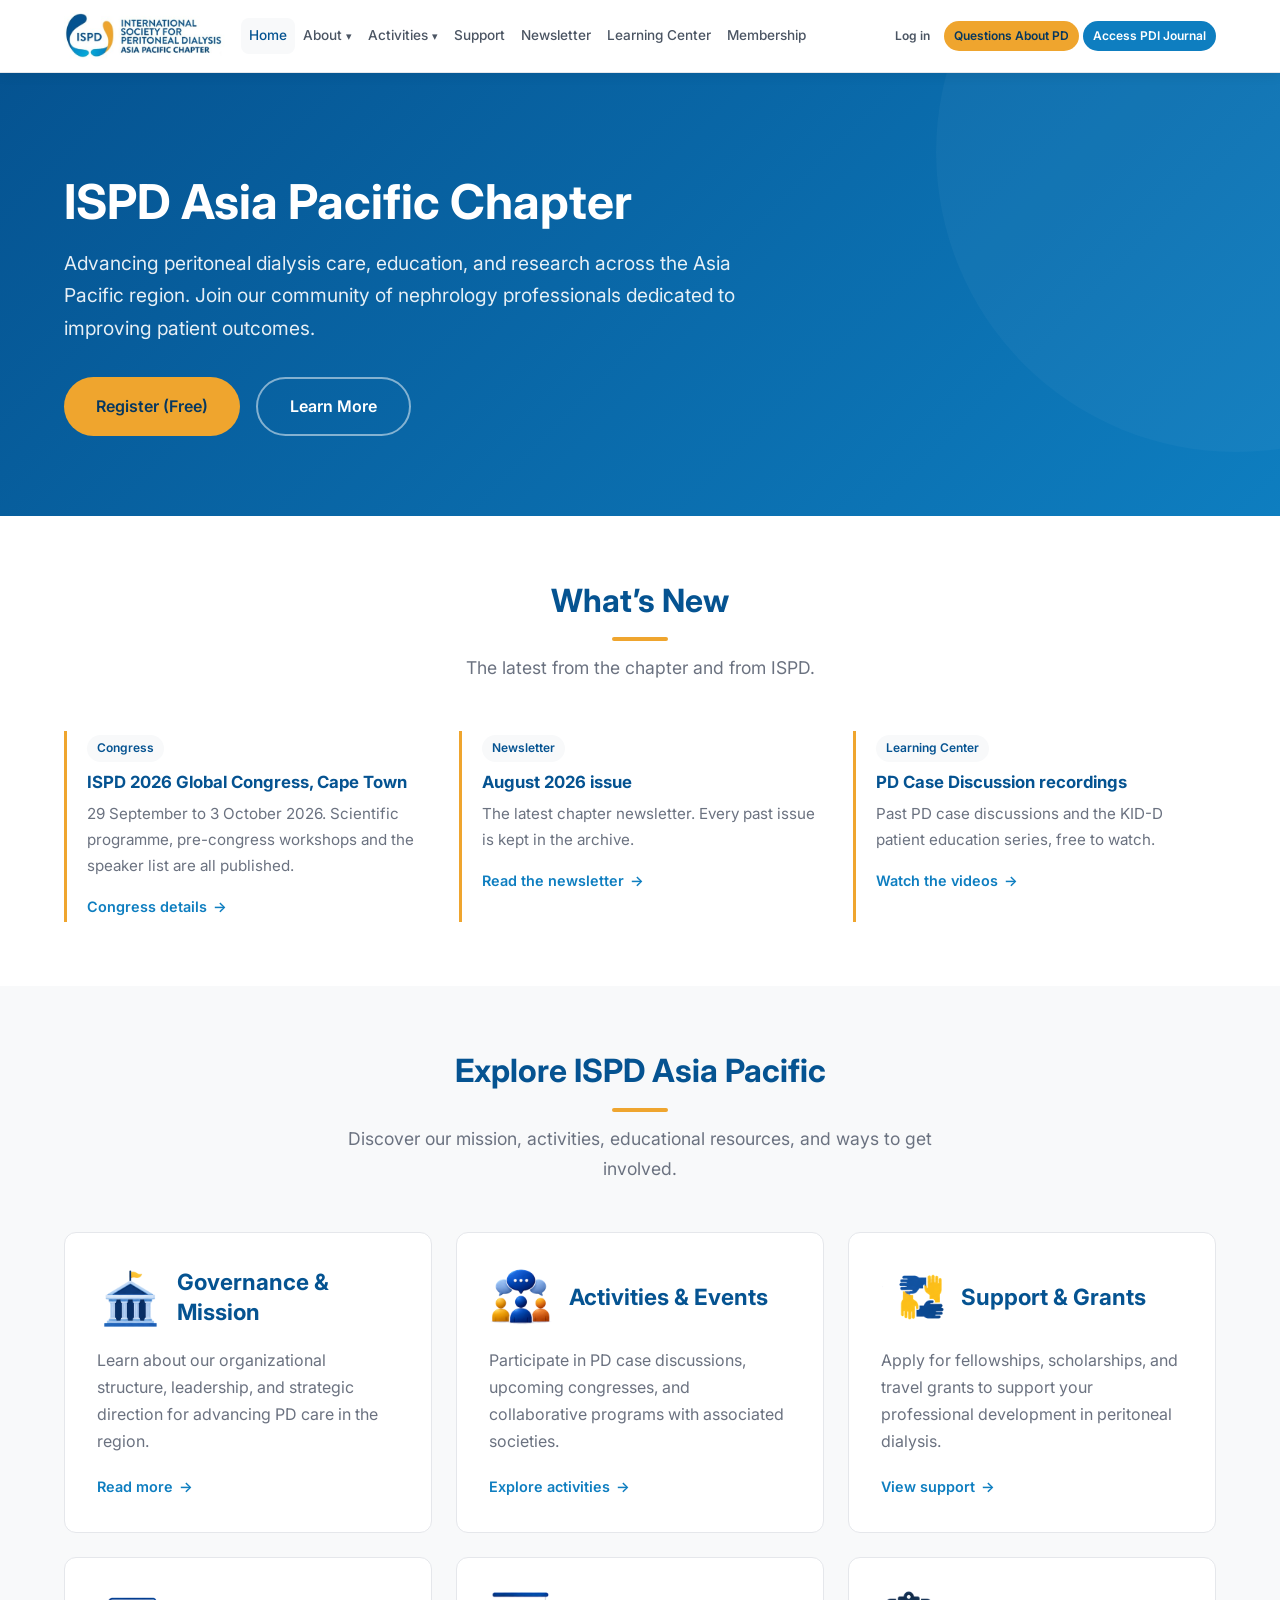
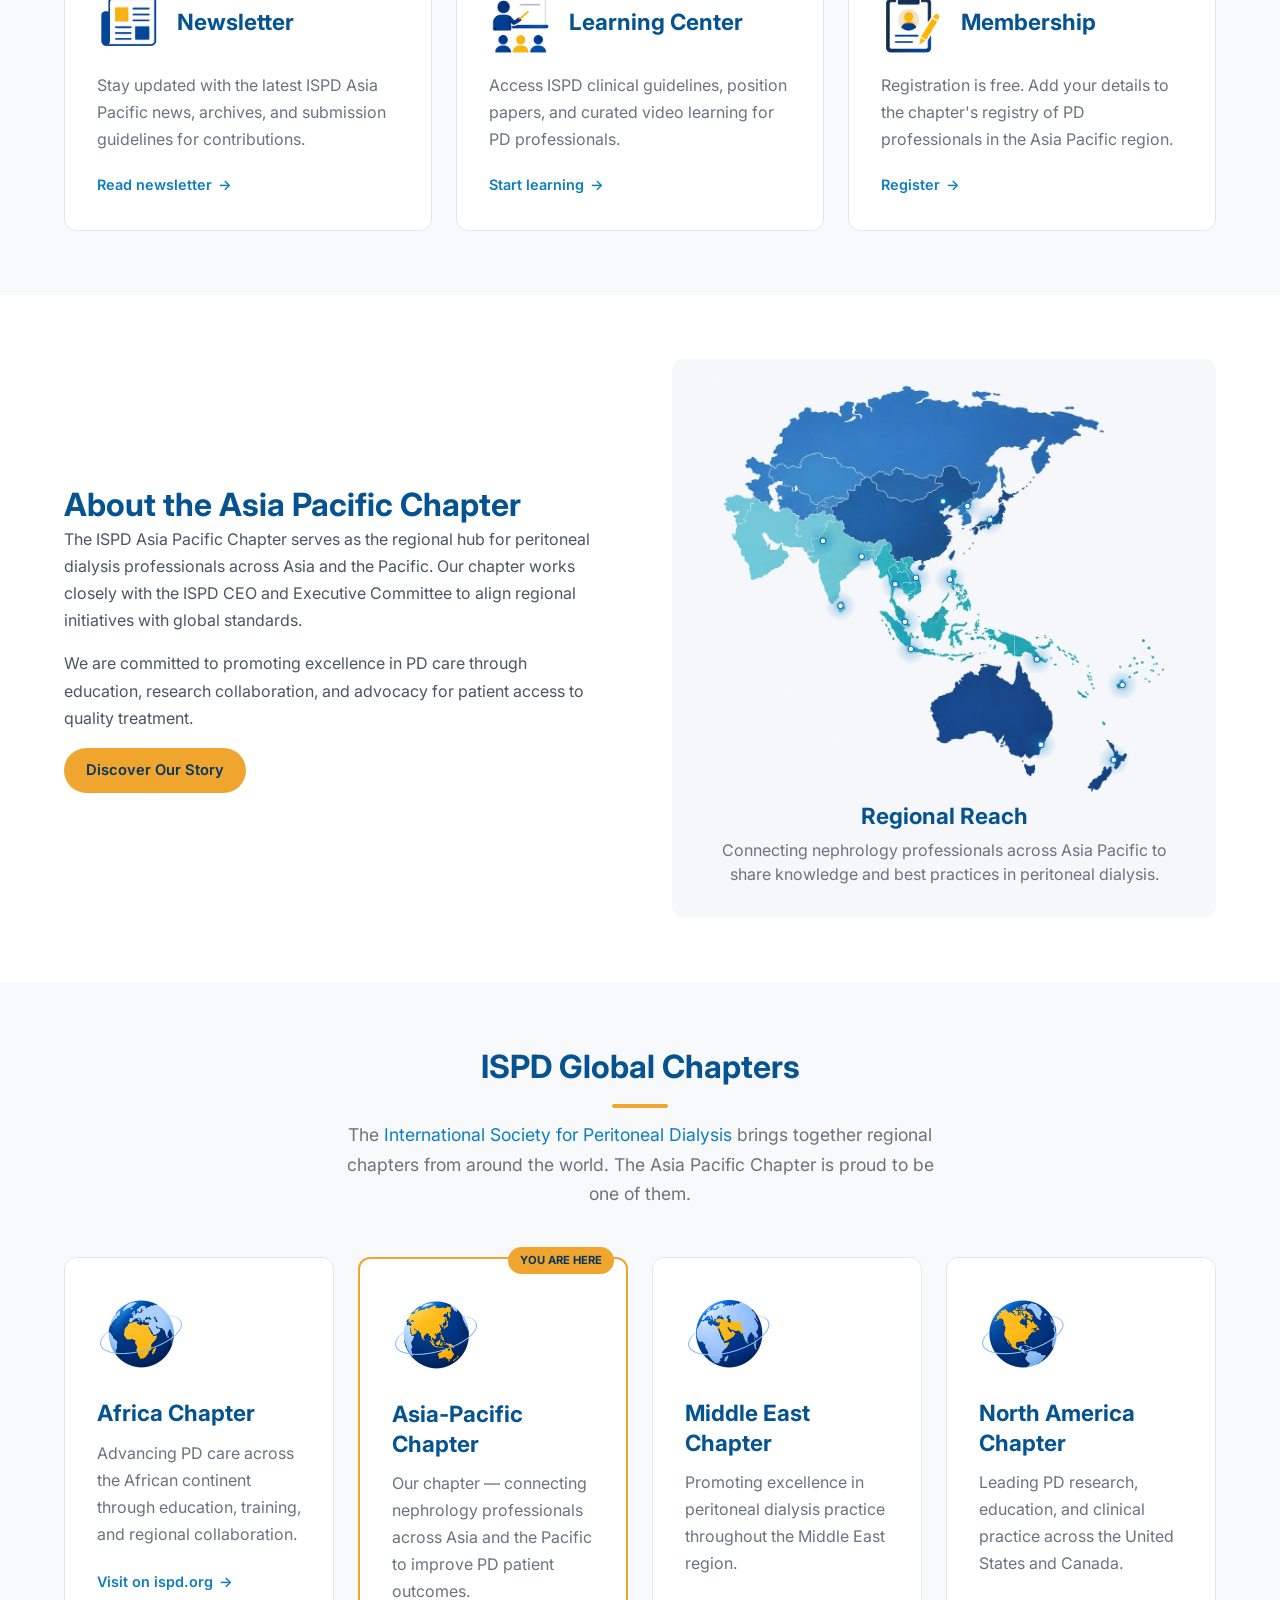
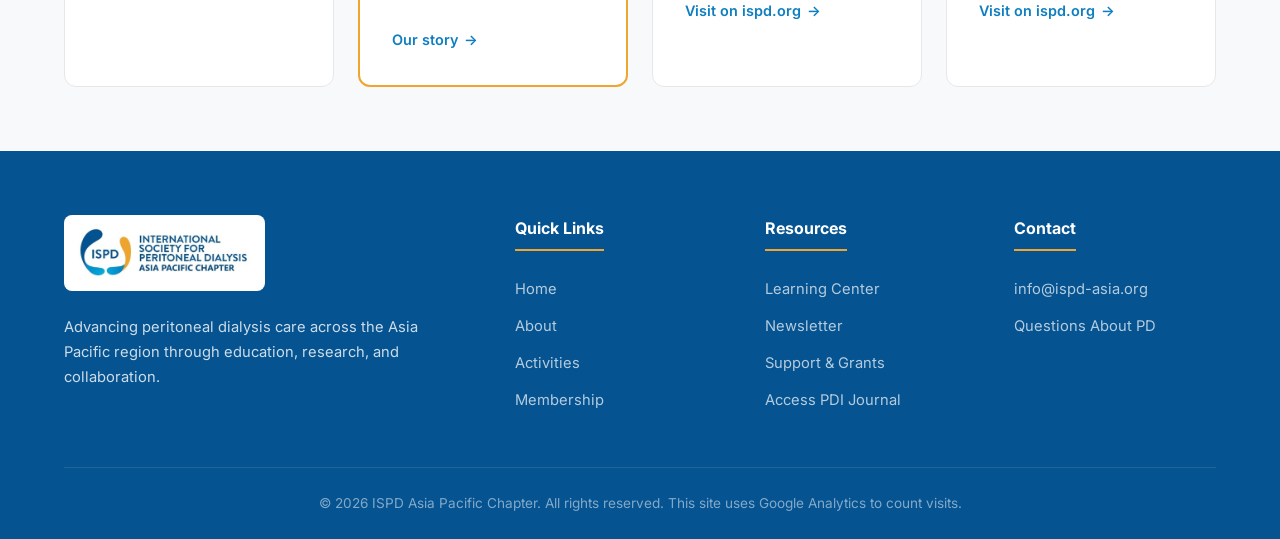
<file: index.html>
<!DOCTYPE html>
<html lang="en">
<head>
  <meta charset="UTF-8">
  <meta name="viewport" content="width=device-width, initial-scale=1.0">
  <title>Home — ISPD Asia Pacific Chapter</title>
  <meta name="description" content="The Asia-Pacific Chapter of the International Society for Peritoneal Dialysis: advancing PD care, education and research across Asia and the Pacific.">
  <meta property="og:type" content="website">
  <meta property="og:site_name" content="ISPD Asia Pacific Chapter">
  <meta property="og:title" content="ISPD Asia Pacific Chapter">
  <meta property="og:description" content="The Asia-Pacific Chapter of the International Society for Peritoneal Dialysis: advancing PD care, education and research across Asia and the Pacific.">
  <!-- og:image needs an absolute URL once the site has a domain -->
  <meta property="og:image" content="images/history-kl2025-meeting.jpg">
  <link rel="icon" href="images/favicon.svg" type="image/svg+xml">
  <link rel="preconnect" href="https://fonts.googleapis.com">
  <link href="https://fonts.googleapis.com/css2?family=Inter:wght@400;500;600;700&display=swap" rel="stylesheet">
  <link rel="stylesheet" href="css/style.css">
  <!-- Google Analytics (GA4): counts site visits -->
  <script async src="https://www.googletagmanager.com/gtag/js?id=G-3YH8Q8H199"></script>
  <script>
    window.dataLayer = window.dataLayer || [];
    function gtag(){dataLayer.push(arguments);}
    gtag('js', new Date());
    gtag('config', 'G-3YH8Q8H199');
  </script>
</head>
<body>

  <!-- Header -->
  <header class="header">
    <div class="container">
      <div class="wrapper">
        <div class="left">
          <a href="index.html" class="logo">
            <img class="logo-img" src="images/logo-chapter.jpg" alt="ISPD Asia Pacific Chapter" width="418" height="135">
          </a>
          <nav>
            <ul class="nav-desktop">
              <li><a href="index.html" class="active">Home</a></li>
              <li class="has-dropdown">
                <a href="about.html">About</a>
                <div class="dropdown">
                  <a href="about.html#governance">Governance</a>
                  <a href="about.html#mission">Mission &amp; Goal</a>
                  <a href="about.html#direction">Direction</a>
                  <a href="about.html#uptake">PD Uptake</a>
                  <a href="about.html#history">History</a>
                </div>
              </li>
              <li class="has-dropdown">
                <a href="activities.html">Activities</a>
                <div class="dropdown">
                  <a href="activities.html#case-discussion">PD Case Discussion</a>
                  <a href="activities.html#upcoming">Upcoming ISPD</a>
                  <a href="activities.html#award">Life-time Achievement</a>
                  <a href="activities.html#societies">Associated Societies</a>
                </div>
              </li>
              <li><a href="support.html">Support</a></li>
              <li><a href="newsletter.html">Newsletter</a></li>
              <li><a href="education.html">Learning Center</a></li>
              <li><a href="membership.html">Membership</a></li>
            </ul>
          </nav>
          <button class="menu-toggle" type="button" aria-label="Open menu" aria-expanded="false" aria-controls="mobile-nav">
            <svg viewBox="0 0 18 15" fill="none" aria-hidden="true"><path d="M0 1.25C0 .56.56 0 1.25 0h15c.69 0 1.25.56 1.25 1.25S16.94 2.5 16.25 2.5h-15C.56 2.5 0 1.94 0 1.25ZM0 7.5c0-.69.56-1.25 1.25-1.25h15c.69 0 1.25.56 1.25 1.25s-.56 1.25-1.25 1.25h-15C.56 8.75 0 8.19 0 7.5Zm17.5 6.25c0 .69-.56 1.25-1.25 1.25h-15C.56 15 0 14.44 0 13.75s.56-1.25 1.25-1.25h15c.69 0 1.25.56 1.25 1.25Z" fill="currentColor"/></svg>
            Menu
          </button>
        </div>
        <div class="right">
          <a href="https://ispd.org/my-account/" class="btn btn-ghost btn-small" target="_blank" rel="noopener">Log in</a>
          <a href="https://ispd.org/dwqa-questions/" class="btn btn-primary btn-small" target="_blank" rel="noopener">Questions About PD</a>
          <a href="https://journals.sagepub.com/home/PTD" class="btn btn-secondary btn-small" target="_blank" rel="noopener">Access PDI Journal</a>
        </div>
      </div>
    </div>
  </header>

  <!-- Mobile Nav -->
  <div class="mobile-nav" id="mobile-nav">
    <button class="mobile-nav-close" aria-label="Close menu">&times;</button>
    <a href="index.html">Home</a>
    <a href="about.html">About</a>
    <div class="dropdown-mobile">
      <a href="about.html#governance">&mdash; Governance</a>
      <a href="about.html#mission">&mdash; Mission &amp; Goal</a>
      <a href="about.html#direction">&mdash; Direction</a>
      <a href="about.html#uptake">&mdash; PD Uptake</a>
      <a href="about.html#history">&mdash; History</a>
    </div>
    <a href="activities.html">Activities</a>
    <div class="dropdown-mobile">
      <a href="activities.html#case-discussion">&mdash; PD Case Discussion</a>
      <a href="activities.html#upcoming">&mdash; Upcoming ISPD</a>
      <a href="activities.html#award">&mdash; Life-time Achievement</a>
      <a href="activities.html#societies">&mdash; Associated Societies</a>
    </div>
    <a href="support.html">Support</a>
    <a href="newsletter.html">Newsletter</a>
    <a href="education.html">Learning Center</a>
    <a href="membership.html">Membership</a>
    <div class="mobile-nav-actions">
      <a href="https://ispd.org/dwqa-questions/" class="btn btn-primary btn-small" target="_blank" rel="noopener">Questions About PD</a>
      <a href="https://journals.sagepub.com/home/PTD" class="btn btn-secondary btn-small" target="_blank" rel="noopener">Access PDI Journal</a>
      <a href="https://ispd.org/my-account/" class="btn btn-ghost btn-small" target="_blank" rel="noopener">Log in</a>
    </div>
  </div>

  <!-- Hero -->
  <section class="hero">
    <div class="container">
      <div class="hero-content">
        <h1>ISPD Asia Pacific Chapter</h1>
        <p>Advancing peritoneal dialysis care, education, and research across the Asia Pacific region. Join our community of nephrology professionals dedicated to improving patient outcomes.</p>
        <div class="hero-btns">
          <a href="membership.html" class="btn btn-primary btn-large">Register (Free)</a>
          <a href="about.html" class="btn btn-outline btn-large">Learn More</a>
        </div>
      </div>
    </div>
  </section>

  <!-- What's New -------------------------------------------------------
       One block, three items. To update: edit the three .wn-item entries
       below. Nothing else on the page needs changing. -->
  <section class="section" id="whats-new">
    <div class="container">
      <div class="section-title">
        <h2>What&rsquo;s New</h2>
        <p>The latest from the chapter and from ISPD.</p>
      </div>
      <div class="wn-grid">

        <div class="wn-item">
          <span class="tag">Congress</span>
          <h3>ISPD 2026 Global Congress, Cape Town</h3>
          <p>29 September to 3 October 2026. Scientific programme, pre-congress workshops and the speaker list are all published.</p>
          <a href="activities.html#upcoming" class="card-link">Congress details</a>
        </div>

        <div class="wn-item">
          <span class="tag">Newsletter</span>
          <h3>August 2026 issue</h3>
          <p>The latest chapter newsletter. Every past issue is kept in the archive.</p>
          <a href="newsletter.html" class="card-link">Read the newsletter</a>
        </div>

        <div class="wn-item">
          <span class="tag">Learning Center</span>
          <h3>PD Case Discussion recordings</h3>
          <p>Past PD case discussions and the KID-D patient education series, free to watch.</p>
          <a href="education.html#tab-videos" class="card-link">Watch the videos</a>
        </div>

      </div>
    </div>
  </section>

  <!-- Quick Links / Cards -->
  <section class="section section-light">
    <div class="container">
      <div class="section-title">
        <h2>Explore ISPD Asia Pacific</h2>
        <p>Discover our mission, activities, educational resources, and ways to get involved.</p>
      </div>
      <div class="card-grid">
        <div class="card">
          <img class="card-icon" src="images/icons/governance.png" alt="" width="176" height="176" loading="lazy">
          <h3>Governance &amp; Mission</h3>
          <p>Learn about our organizational structure, leadership, and strategic direction for advancing PD care in the region.</p>
          <a href="about.html" class="card-link">Read more</a>
        </div>
        <div class="card">
          <img class="card-icon" src="images/icons/activities.png" alt="" width="176" height="176" loading="lazy">
          <h3>Activities &amp; Events</h3>
          <p>Participate in PD case discussions, upcoming congresses, and collaborative programs with associated societies.</p>
          <a href="activities.html" class="card-link">Explore activities</a>
        </div>
        <div class="card">
          <img class="card-icon" src="images/icons/support.png" alt="" width="176" height="176" loading="lazy">
          <h3>Support &amp; Grants</h3>
          <p>Apply for fellowships, scholarships, and travel grants to support your professional development in peritoneal dialysis.</p>
          <a href="support.html" class="card-link">View support</a>
        </div>
        <div class="card">
          <img class="card-icon" src="images/icons/newsletter.png" alt="" width="176" height="176" loading="lazy">
          <h3>Newsletter</h3>
          <p>Stay updated with the latest ISPD Asia Pacific news, archives, and submission guidelines for contributions.</p>
          <a href="newsletter.html" class="card-link">Read newsletter</a>
        </div>
        <div class="card">
          <img class="card-icon" src="images/icons/education.png" alt="" width="176" height="176" loading="lazy">
          <h3>Learning Center</h3>
          <p>Access ISPD clinical guidelines, position papers, and curated video learning for PD professionals.</p>
          <a href="education.html" class="card-link">Start learning</a>
        </div>
        <div class="card">
          <img class="card-icon" src="images/icons/membership.png" alt="" width="176" height="176" loading="lazy">
          <h3>Membership</h3>
          <p>Registration is free. Add your details to the chapter's registry of PD professionals in the Asia Pacific region.</p>
          <a href="membership.html" class="card-link">Register</a>
        </div>
      </div>
    </div>
  </section>

  <!-- Highlight Section -->
  <section class="section">
    <div class="container">
      <div class="two-col">
        <div>
          <h2>About the Asia Pacific Chapter</h2>
          <p>The ISPD Asia Pacific Chapter serves as the regional hub for peritoneal dialysis professionals across Asia and the Pacific. Our chapter works closely with the ISPD CEO and Executive Committee to align regional initiatives with global standards.</p>
          <p>We are committed to promoting excellence in PD care through education, research collaboration, and advocacy for patient access to quality treatment.</p>
          <a href="about.html" class="btn btn-primary">Discover Our Story</a>
        </div>
        <div>
          <figure class="region-card">
          <div class="region-map">
            <picture>
              <source srcset="images/asia-pacific-map.webp" type="image/webp">
              <img loading="lazy" src="images/asia-pacific-map.png" width="1000" height="909"
                   alt="Map of the Asia-Pacific region — from Central and South Asia across East and Southeast Asia to Australia, New Zealand and the Pacific islands — with glowing markers on the capital cities of the region">
            </picture>
            <svg class="region-cities" viewBox="0 0 1000 909" aria-hidden="true" focusable="false">
              <defs>
                <radialGradient id="rlAura">
                  <stop offset="0%" stop-color="#0E7EC0" stop-opacity="0.55"/>
                  <stop offset="42%" stop-color="#0E7EC0" stop-opacity="0.20"/>
                  <stop offset="100%" stop-color="#0E7EC0" stop-opacity="0"/>
                </radialGradient>
              </defs>
              <g class="rl-city" style="--delay:0.0s">
                <circle class="rl-aura" cx="237" cy="352" r="34"/>
                <circle class="rl-dot"  cx="237" cy="352" r="6"/>
              </g>
              <g class="rl-city" style="--delay:0.47s">
                <circle class="rl-aura" cx="321" cy="386" r="34"/>
                <circle class="rl-dot"  cx="321" cy="386" r="6"/>
              </g>
              <g class="rl-city" style="--delay:0.94s">
                <circle class="rl-aura" cx="275" cy="493" r="34"/>
                <circle class="rl-dot"  cx="275" cy="493" r="6"/>
              </g>
              <g class="rl-city" style="--delay:1.41s">
                <circle class="rl-aura" cx="394" cy="446" r="34"/>
                <circle class="rl-dot"  cx="394" cy="446" r="6"/>
              </g>
              <g class="rl-city" style="--delay:1.88s">
                <circle class="rl-aura" cx="439" cy="432" r="34"/>
                <circle class="rl-dot"  cx="439" cy="432" r="6"/>
              </g>
              <g class="rl-city" style="--delay:2.35s">
                <circle class="rl-aura" cx="415" cy="528" r="34"/>
                <circle class="rl-dot"  cx="415" cy="528" r="6"/>
              </g>
              <g class="rl-city" style="--delay:2.82s">
                <circle class="rl-aura" cx="428" cy="587" r="34"/>
                <circle class="rl-dot"  cx="428" cy="587" r="6"/>
              </g>
              <g class="rl-city" style="--delay:3.29s">
                <circle class="rl-aura" cx="513" cy="436" r="34"/>
                <circle class="rl-dot"  cx="513" cy="436" r="6"/>
              </g>
              <g class="rl-city" style="--delay:0.16s">
                <circle class="rl-aura" cx="498" cy="266" r="34"/>
                <circle class="rl-dot"  cx="498" cy="266" r="6"/>
              </g>
              <g class="rl-city" style="--delay:0.63s">
                <circle class="rl-aura" cx="551" cy="276" r="34"/>
                <circle class="rl-dot"  cx="551" cy="276" r="6"/>
              </g>
              <g class="rl-city" style="--delay:1.1s">
                <circle class="rl-aura" cx="600" cy="306" r="34"/>
                <circle class="rl-dot"  cx="600" cy="306" r="6"/>
              </g>
              <g class="rl-city" style="--delay:1.57s">
                <circle class="rl-aura" cx="702" cy="609" r="34"/>
                <circle class="rl-dot"  cx="702" cy="609" r="6"/>
              </g>
              <g class="rl-city" style="--delay:2.04s">
                <circle class="rl-aura" cx="711" cy="795" r="34"/>
                <circle class="rl-dot"  cx="711" cy="795" r="6"/>
              </g>
              <g class="rl-city" style="--delay:2.51s">
                <circle class="rl-aura" cx="869" cy="828" r="34"/>
                <circle class="rl-dot"  cx="869" cy="828" r="6"/>
              </g>
              <g class="rl-city" style="--delay:2.98s">
                <circle class="rl-aura" cx="888" cy="665" r="34"/>
                <circle class="rl-dot"  cx="888" cy="665" r="6"/>
              </g>
            </svg>
          </div>
            <figcaption>
              <h3>Regional Reach</h3>
              <p>Connecting nephrology professionals across Asia Pacific to share knowledge and best practices in peritoneal dialysis.</p>
            </figcaption>
          </figure>
        </div>
      </div>
    </div>
  </section>

  <!-- ISPD Global Chapters -->
  <section class="section section-light">
    <div class="container">
      <div class="section-title">
        <h2>ISPD Global Chapters</h2>
        <p>The <a href="https://ispd.org/" target="_blank" rel="noopener">International Society for Peritoneal Dialysis</a> brings together regional chapters from around the world. The Asia Pacific Chapter is proud to be one of them.</p>
      </div>
      <div class="card-grid card-grid-4">
        <div class="card">
          <img class="card-icon" src="images/icons/chapter-africa.png" alt="" width="176" height="176" loading="lazy">
          <h3>Africa Chapter</h3>
          <p>Advancing PD care across the African continent through education, training, and regional collaboration.</p>
          <a href="https://ispd.org/africa-chapter/" class="card-link" target="_blank" rel="noopener" aria-label="Africa Chapter on ispd.org">Visit on ispd.org</a>
        </div>
        <div class="card" style="border: 2px solid var(--accent); position: relative;">
          <div style="position: absolute; top: -12px; right: 12px; background: var(--accent); color: var(--on-accent); font-size: 0.7rem; font-weight: 700; padding: 4px 12px; border-radius: 999px;">YOU ARE HERE</div>
          <img class="card-icon" src="images/icons/chapter-asia-pacific.png" alt="" width="176" height="176" loading="lazy">
          <h3>Asia-Pacific Chapter</h3>
          <p>Our chapter — connecting nephrology professionals across Asia and the Pacific to improve PD patient outcomes.</p>
          <a href="about.html" class="card-link">Our story</a>
        </div>
        <div class="card">
          <img class="card-icon" src="images/icons/chapter-middle-east.png" alt="" width="176" height="176" loading="lazy">
          <h3>Middle East Chapter</h3>
          <p>Promoting excellence in peritoneal dialysis practice throughout the Middle East region.</p>
          <a href="https://ispd.org/middle-east-chapter/" class="card-link" target="_blank" rel="noopener" aria-label="Middle East Chapter on ispd.org">Visit on ispd.org</a>
        </div>
        <div class="card">
          <img class="card-icon" src="images/icons/chapter-north-america.png" alt="" width="176" height="176" loading="lazy">
          <h3>North America Chapter</h3>
          <p>Leading PD research, education, and clinical practice across the United States and Canada.</p>
          <a href="https://ispd.org/north-america-chapter/" class="card-link" target="_blank" rel="noopener" aria-label="North America Chapter on ispd.org">Visit on ispd.org</a>
        </div>
      </div>
    </div>
  </section>

  <!-- Footer -->
  <footer class="footer">
    <div class="container">
      <div class="footer-grid">
        <div>
          <div class="footer-logo">
            <img src="images/logo-chapter.jpg" alt="ISPD Asia Pacific Chapter" width="418" height="135" loading="lazy">
          </div>
          <p>Advancing peritoneal dialysis care across the Asia Pacific region through education, research, and collaboration.</p>
        </div>
        <div>
          <h4>Quick Links</h4>
          <a href="index.html">Home</a>
          <a href="about.html">About</a>
          <a href="activities.html">Activities</a>
          <a href="membership.html">Membership</a>
        </div>
        <div>
          <h4>Resources</h4>
          <a href="education.html">Learning Center</a>
          <a href="newsletter.html">Newsletter</a>
          <a href="support.html">Support &amp; Grants</a>
          <a href="https://journals.sagepub.com/home/PTD" target="_blank" rel="noopener">Access PDI Journal</a>
        </div>
        <div>
          <h4>Contact</h4>
          <a href="mailto:info@ispd-asia.org">info@ispd-asia.org</a>
          <a href="https://ispd.org/dwqa-questions/" target="_blank" rel="noopener">Questions About PD</a>
        </div>
      </div>
      <div class="footer-bottom">
        © 2026 ISPD Asia Pacific Chapter. All rights reserved. This site uses Google Analytics to count visits.
      </div>
    </div>
  </footer>

  <script src="js/main.js"></script>
</body>
</html>
</file>
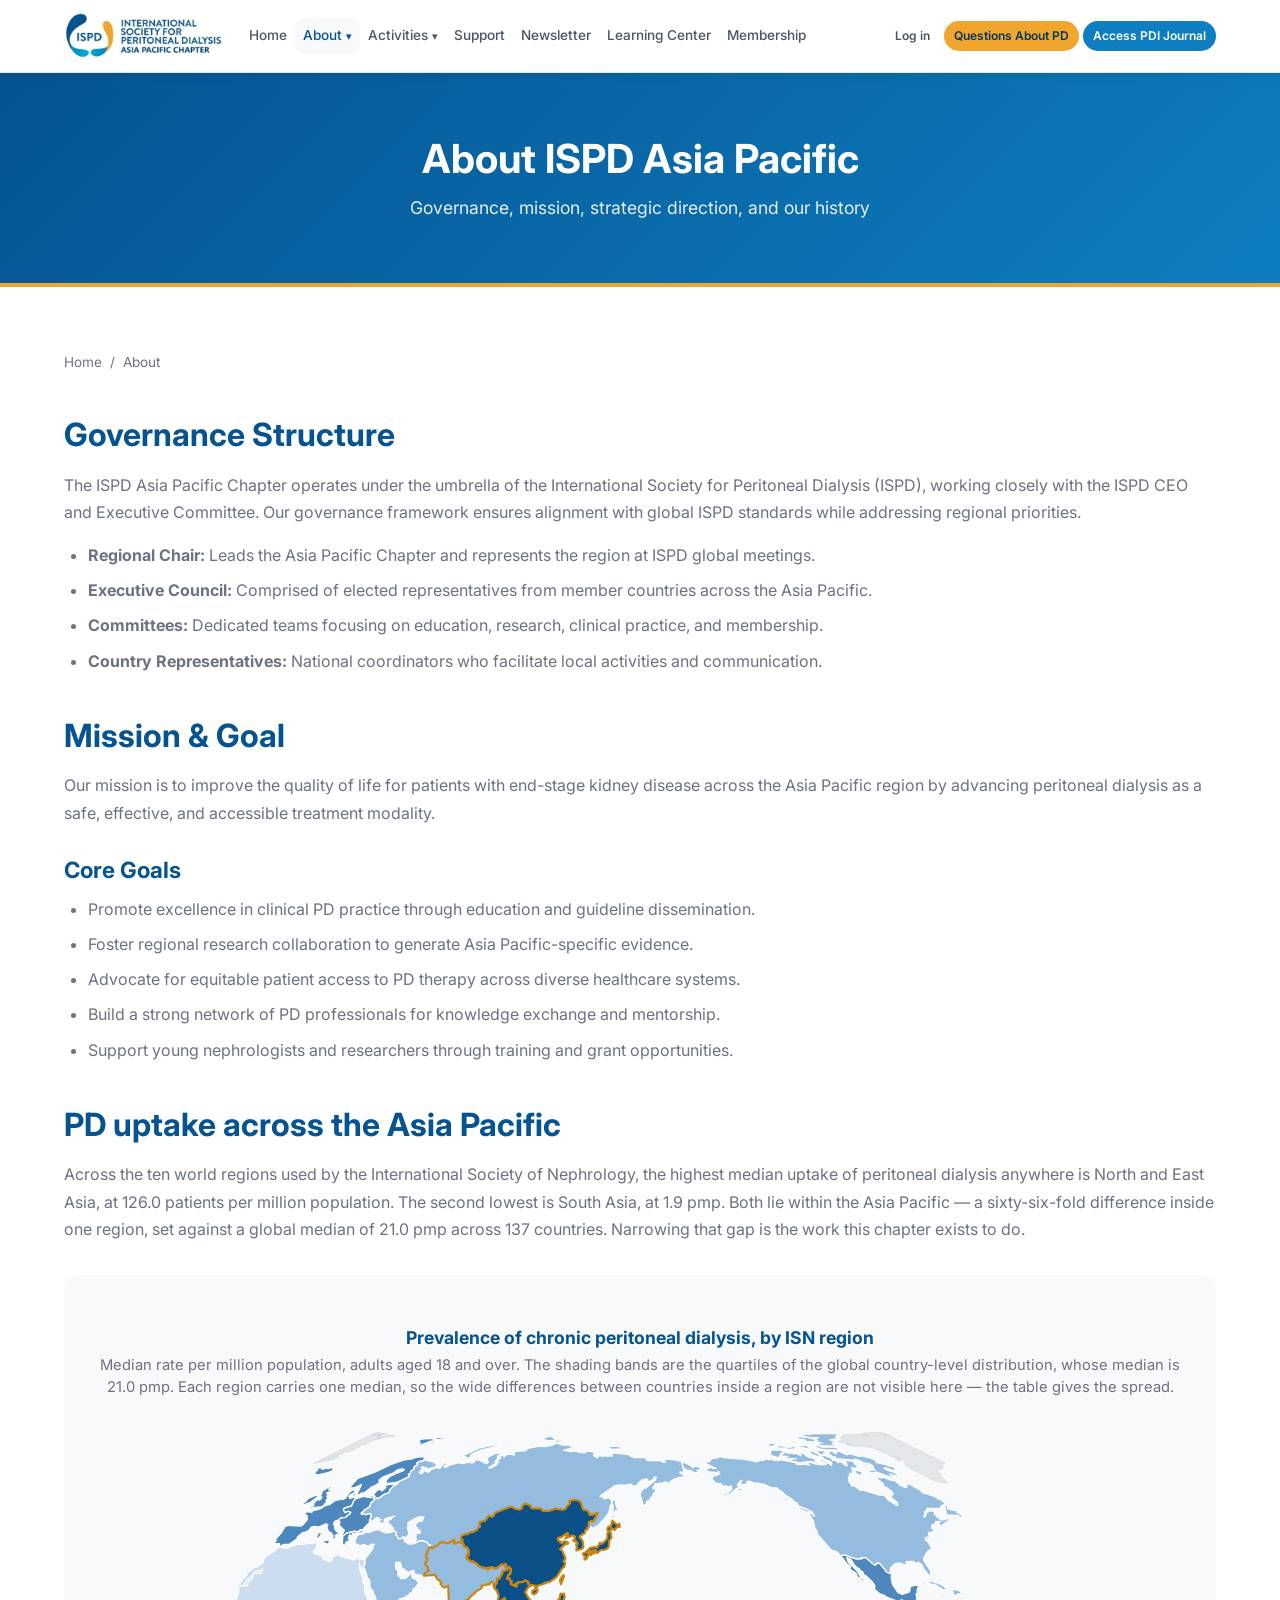
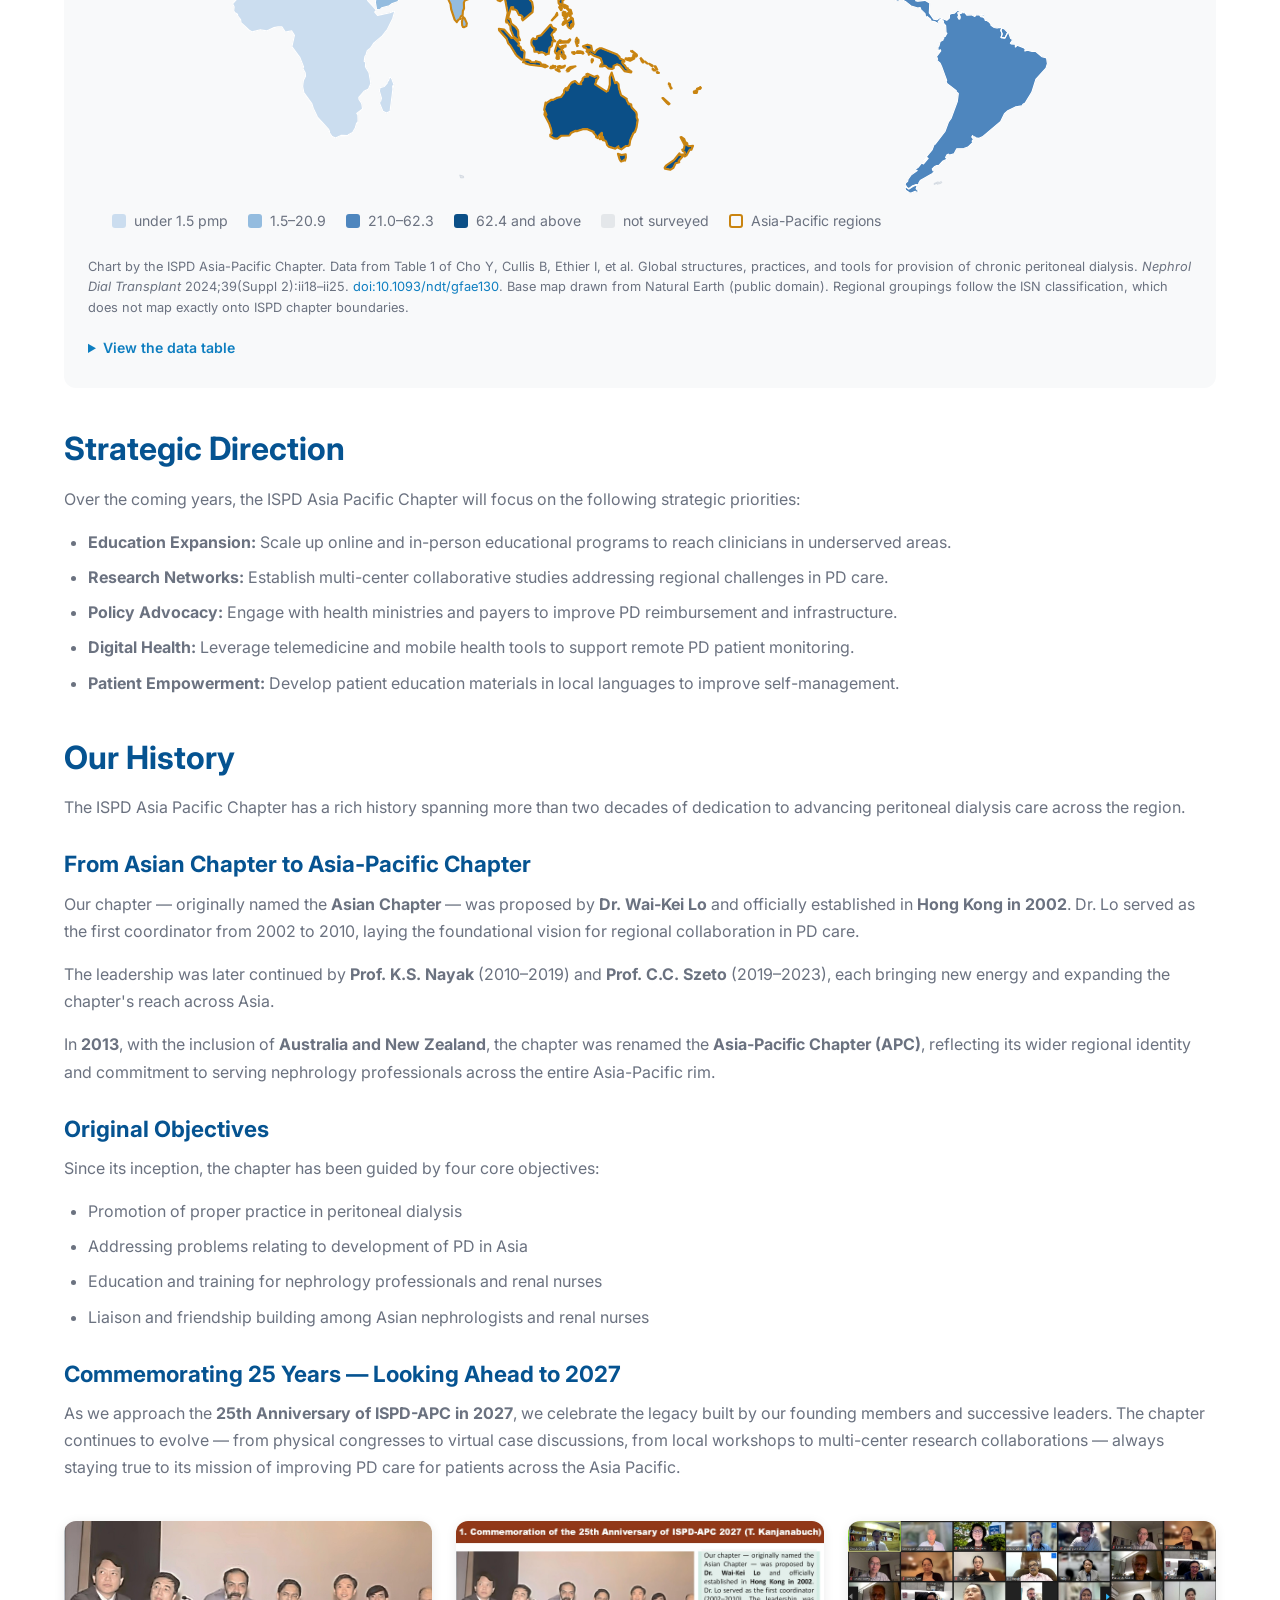
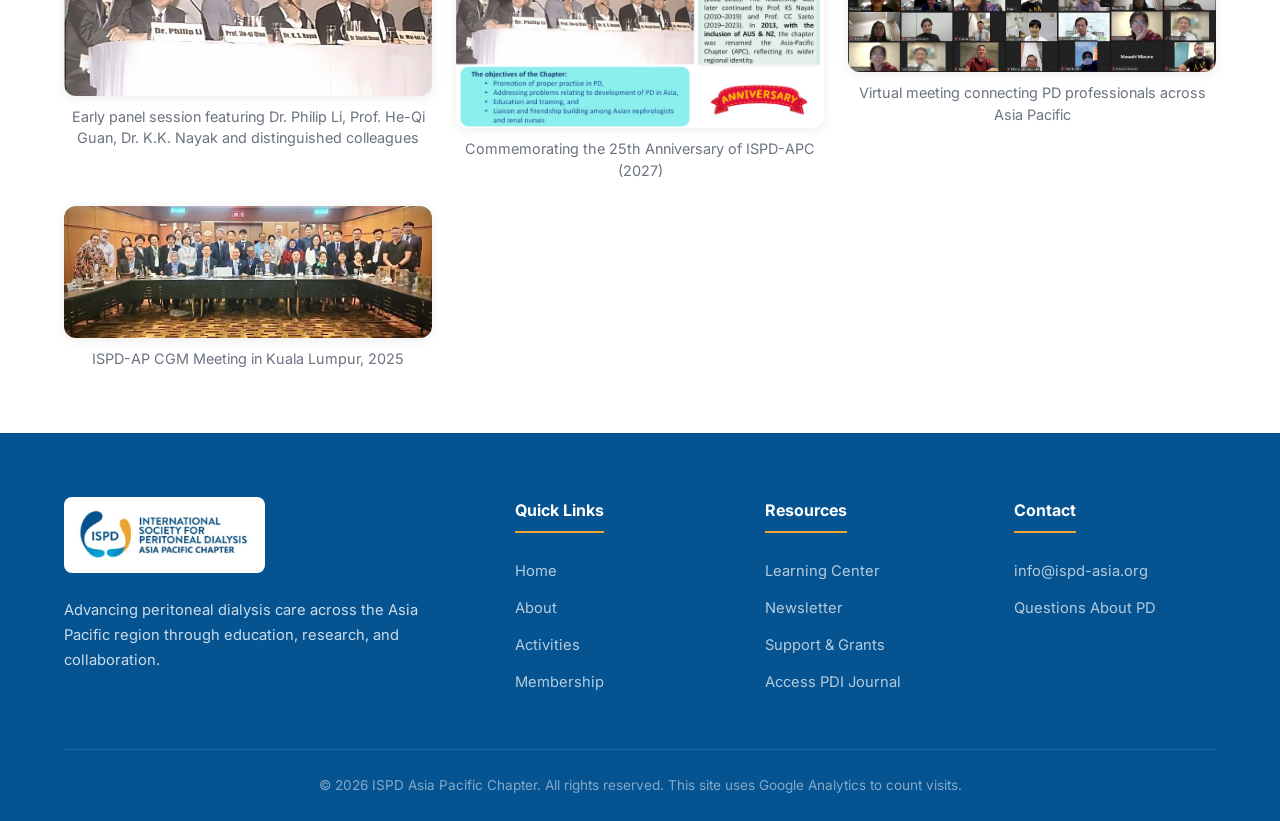
<file: about.html>
<!DOCTYPE html>
<html lang="en">
<head>
  <meta charset="UTF-8">
  <meta name="viewport" content="width=device-width, initial-scale=1.0">
  <title>About — ISPD Asia Pacific Chapter</title>
  <meta name="description" content="Governance, mission, strategic direction and the history of the ISPD Asia-Pacific Chapter, founded as the Asian Chapter in Hong Kong in 2002.">
  <meta property="og:type" content="website">
  <meta property="og:site_name" content="ISPD Asia Pacific Chapter">
  <meta property="og:title" content="About the ISPD Asia Pacific Chapter">
  <meta property="og:description" content="Governance, mission, strategic direction and the history of the ISPD Asia-Pacific Chapter, founded as the Asian Chapter in Hong Kong in 2002.">
  <!-- og:image needs an absolute URL once the site has a domain -->
  <meta property="og:image" content="images/history-kl2025-meeting.jpg">
  <link rel="icon" href="images/favicon.svg" type="image/svg+xml">
  <link rel="preconnect" href="https://fonts.googleapis.com">
  <link href="https://fonts.googleapis.com/css2?family=Inter:wght@400;500;600;700&display=swap" rel="stylesheet">
  <link rel="stylesheet" href="css/style.css">
  <!-- Google Analytics (GA4): counts site visits -->
  <script async src="https://www.googletagmanager.com/gtag/js?id=G-3YH8Q8H199"></script>
  <script>
    window.dataLayer = window.dataLayer || [];
    function gtag(){dataLayer.push(arguments);}
    gtag('js', new Date());
    gtag('config', 'G-3YH8Q8H199');
  </script>
</head>
<body>

  <header class="header">
    <div class="container">
      <div class="wrapper">
        <div class="left">
          <a href="index.html" class="logo">
            <img class="logo-img" src="images/logo-chapter.jpg" alt="ISPD Asia Pacific Chapter" width="418" height="135">
          </a>
          <nav>
            <ul class="nav-desktop">
              <li><a href="index.html">Home</a></li>
              <li class="has-dropdown">
                <a href="about.html" class="active">About</a>
                <div class="dropdown">
                  <a href="about.html#governance">Governance</a>
                  <a href="about.html#mission">Mission &amp; Goal</a>
                  <a href="about.html#direction">Direction</a>
                  <a href="about.html#uptake">PD Uptake</a>
                  <a href="about.html#history">History</a>
                </div>
              </li>
              <li class="has-dropdown">
                <a href="activities.html">Activities</a>
                <div class="dropdown">
                  <a href="activities.html#case-discussion">PD Case Discussion</a>
                  <a href="activities.html#upcoming">Upcoming ISPD</a>
                  <a href="activities.html#award">Life-time Achievement</a>
                  <a href="activities.html#societies">Associated Societies</a>
                </div>
              </li>
              <li><a href="support.html">Support</a></li>
              <li><a href="newsletter.html">Newsletter</a></li>
              <li><a href="education.html">Learning Center</a></li>
              <li><a href="membership.html">Membership</a></li>
            </ul>
          </nav>
          <button class="menu-toggle" type="button" aria-label="Open menu" aria-expanded="false" aria-controls="mobile-nav">
            <svg viewBox="0 0 18 15" fill="none" aria-hidden="true"><path d="M0 1.25C0 .56.56 0 1.25 0h15c.69 0 1.25.56 1.25 1.25S16.94 2.5 16.25 2.5h-15C.56 2.5 0 1.94 0 1.25ZM0 7.5c0-.69.56-1.25 1.25-1.25h15c.69 0 1.25.56 1.25 1.25s-.56 1.25-1.25 1.25h-15C.56 8.75 0 8.19 0 7.5Zm17.5 6.25c0 .69-.56 1.25-1.25 1.25h-15C.56 15 0 14.44 0 13.75s.56-1.25 1.25-1.25h15c.69 0 1.25.56 1.25 1.25Z" fill="currentColor"/></svg>
            Menu
          </button>
        </div>
        <div class="right">
          <a href="https://ispd.org/my-account/" class="btn btn-ghost btn-small" target="_blank" rel="noopener">Log in</a>
          <a href="https://ispd.org/dwqa-questions/" class="btn btn-primary btn-small" target="_blank" rel="noopener">Questions About PD</a>
          <a href="https://journals.sagepub.com/home/PTD" class="btn btn-secondary btn-small" target="_blank" rel="noopener">Access PDI Journal</a>
        </div>
      </div>
    </div>
  </header>

  <div class="mobile-nav" id="mobile-nav">
    <button class="mobile-nav-close" aria-label="Close menu">&times;</button>
    <a href="index.html">Home</a>
    <a href="about.html">About</a>
    <div class="dropdown-mobile">
      <a href="about.html#governance">&mdash; Governance</a>
      <a href="about.html#mission">&mdash; Mission &amp; Goal</a>
      <a href="about.html#direction">&mdash; Direction</a>
      <a href="about.html#uptake">&mdash; PD Uptake</a>
      <a href="about.html#history">&mdash; History</a>
    </div>
    <a href="activities.html">Activities</a>
    <div class="dropdown-mobile">
      <a href="activities.html#case-discussion">&mdash; PD Case Discussion</a>
      <a href="activities.html#upcoming">&mdash; Upcoming ISPD</a>
      <a href="activities.html#award">&mdash; Life-time Achievement</a>
      <a href="activities.html#societies">&mdash; Associated Societies</a>
    </div>
    <a href="support.html">Support</a>
    <a href="newsletter.html">Newsletter</a>
    <a href="education.html">Learning Center</a>
    <a href="membership.html">Membership</a>
    <div class="mobile-nav-actions">
      <a href="https://ispd.org/dwqa-questions/" class="btn btn-primary btn-small" target="_blank" rel="noopener">Questions About PD</a>
      <a href="https://journals.sagepub.com/home/PTD" class="btn btn-secondary btn-small" target="_blank" rel="noopener">Access PDI Journal</a>
      <a href="https://ispd.org/my-account/" class="btn btn-ghost btn-small" target="_blank" rel="noopener">Log in</a>
    </div>
  </div>

  <section class="page-header">
    <div class="container">
      <h1>About ISPD Asia Pacific</h1>
      <p>Governance, mission, strategic direction, and our history</p>
    </div>
  </section>

  <section class="section">
    <div class="container">
      <div class="breadcrumb">
        <a href="index.html">Home</a> <span>/</span> <span>About</span>
      </div>

      <div class="content">
        <div id="governance">
          <h2>Governance Structure</h2>
          <p>The ISPD Asia Pacific Chapter operates under the umbrella of the International Society for Peritoneal Dialysis (ISPD), working closely with the ISPD CEO and Executive Committee. Our governance framework ensures alignment with global ISPD standards while addressing regional priorities.</p>
          <ul>
            <li><strong>Regional Chair:</strong> Leads the Asia Pacific Chapter and represents the region at ISPD global meetings.</li>
            <li><strong>Executive Council:</strong> Comprised of elected representatives from member countries across the Asia Pacific.</li>
            <li><strong>Committees:</strong> Dedicated teams focusing on education, research, clinical practice, and membership.</li>
            <li><strong>Country Representatives:</strong> National coordinators who facilitate local activities and communication.</li>
          </ul>
        </div>

        <div id="mission">
          <h2>Mission &amp; Goal</h2>
          <p>Our mission is to improve the quality of life for patients with end-stage kidney disease across the Asia Pacific region by advancing peritoneal dialysis as a safe, effective, and accessible treatment modality.</p>
          <h3>Core Goals</h3>
          <ul>
            <li>Promote excellence in clinical PD practice through education and guideline dissemination.</li>
            <li>Foster regional research collaboration to generate Asia Pacific-specific evidence.</li>
            <li>Advocate for equitable patient access to PD therapy across diverse healthcare systems.</li>
            <li>Build a strong network of PD professionals for knowledge exchange and mentorship.</li>
            <li>Support young nephrologists and researchers through training and grant opportunities.</li>
          </ul>
        </div>

        <div id="uptake">
          <h2>PD uptake across the Asia Pacific</h2>
          <p>Across the ten world regions used by the International Society of Nephrology, the highest median uptake of peritoneal dialysis anywhere is North and East Asia, at 126.0 patients per million population. The second lowest is South Asia, at 1.9&nbsp;pmp. Both lie within the Asia Pacific &mdash; a sixty-six-fold difference inside one region, set against a global median of 21.0&nbsp;pmp across 137 countries. Narrowing that gap is the work this chapter exists to do.</p>

          <figure class="chart-figure">
            <figcaption class="chart-head">
              <h3>Prevalence of chronic peritoneal dialysis, by ISN region</h3>
              <p>Median rate per million population, adults aged 18 and over. The shading bands are the quartiles of the global country-level distribution, whose median is 21.0&nbsp;pmp. Each region carries one median, so the wide differences between countries inside a region are not visible here &mdash; the table gives the spread.</p>
            </figcaption>
            <div class="map-wrap">
              <img src="images/pd-prevalence-map.svg" width="1445" height="628" loading="lazy"
                   alt="World map with the ten ISN regions shaded by their median prevalence of chronic peritoneal dialysis. North and East Asia and Oceania and South East Asia carry the darkest shade, 62.4 pmp and above. Latin America, Western Europe and Eastern and Central Europe are one step lighter. The Middle East, North America and the Caribbean, NIS and Russia, and South Asia are lighter again. Africa is lightest, under 1.5 pmp. The three Asia-Pacific regions are outlined in gold. Every value is in the table below.">
            </div>
            <ul class="chart-legend map-legend">
              <li><span class="key b1"></span>under 1.5&nbsp;pmp</li>
              <li><span class="key b2"></span>1.5&ndash;20.9</li>
              <li><span class="key b3"></span>21.0&ndash;62.3</li>
              <li><span class="key b4"></span>62.4 and above</li>
              <li><span class="key b0"></span>not surveyed</li>
              <li><span class="key key-ap"></span>Asia-Pacific regions</li>
            </ul>
            <p class="chart-source">Chart by the ISPD Asia-Pacific Chapter. Data from Table&nbsp;1 of Cho&nbsp;Y, Cullis&nbsp;B, Ethier&nbsp;I, et al. Global structures, practices, and tools for provision of chronic peritoneal dialysis. <em>Nephrol Dial Transplant</em> 2024;39(Suppl&nbsp;2):ii18&ndash;ii25. <a href="https://doi.org/10.1093/ndt/gfae130" target="_blank" rel="noopener">doi:10.1093/ndt/gfae130</a>. Base map drawn from Natural Earth (public domain). Regional groupings follow the ISN classification, which does not map exactly onto ISPD chapter boundaries.</p>
            <details class="chart-table">
              <summary>View the data table</summary>
              <table>
                <thead>
                  <tr><th scope="col">ISN region</th><th scope="col">Median (pmp)</th><th scope="col">IQR</th><th scope="col">Countries</th></tr>
                </thead>
                <tbody>
                  <tr class="is-ap"><td>North and East Asia</td><td>126.0</td><td>80.9&ndash;216.0</td><td>5</td></tr>
                  <tr class="is-ap"><td>Oceania and South East Asia</td><td>95.0</td><td>10.1&ndash;181.6</td><td>10</td></tr>
                  <tr><td>Latin America</td><td>59.5</td><td>21.0&ndash;130.0</td><td>20</td></tr>
                  <tr><td>Western Europe</td><td>56.3</td><td>40.4&ndash;68.2</td><td>19</td></tr>
                  <tr><td>Eastern and Central Europe</td><td>32.4</td><td>21.4&ndash;52.8</td><td>17</td></tr>
                  <tr><td>Middle East</td><td>17.5</td><td>10.9&ndash;35.0</td><td>10</td></tr>
                  <tr><td>North America and the Caribbean</td><td>11.5</td><td>0.0&ndash;114.2</td><td>11</td></tr>
                  <tr><td>NIS and Russia</td><td>10.8</td><td>0.0&ndash;17.3</td><td>7</td></tr>
                  <tr class="is-ap"><td>South Asia</td><td>1.9</td><td>0.6&ndash;5.8</td><td>6</td></tr>
                  <tr><td>Africa</td><td>0.2</td><td>0.0&ndash;2.1</td><td>32</td></tr>
                  <tr class="is-total"><td>All regions</td><td>21.0</td><td>1.5&ndash;62.4</td><td>137</td></tr>
                </tbody>
              </table>
            </details>
          </figure>
        </div>

        <div id="direction">
          <h2>Strategic Direction</h2>
          <p>Over the coming years, the ISPD Asia Pacific Chapter will focus on the following strategic priorities:</p>
          <ul>
            <li><strong>Education Expansion:</strong> Scale up online and in-person educational programs to reach clinicians in underserved areas.</li>
            <li><strong>Research Networks:</strong> Establish multi-center collaborative studies addressing regional challenges in PD care.</li>
            <li><strong>Policy Advocacy:</strong> Engage with health ministries and payers to improve PD reimbursement and infrastructure.</li>
            <li><strong>Digital Health:</strong> Leverage telemedicine and mobile health tools to support remote PD patient monitoring.</li>
            <li><strong>Patient Empowerment:</strong> Develop patient education materials in local languages to improve self-management.</li>
          </ul>
        </div>

        <div id="history">
          <h2>Our History</h2>
          <p>The ISPD Asia Pacific Chapter has a rich history spanning more than two decades of dedication to advancing peritoneal dialysis care across the region.</p>

          <h3>From Asian Chapter to Asia-Pacific Chapter</h3>
          <p>Our chapter — originally named the <strong>Asian Chapter</strong> — was proposed by <strong>Dr. Wai-Kei Lo</strong> and officially established in <strong>Hong Kong in 2002</strong>. Dr. Lo served as the first coordinator from 2002 to 2010, laying the foundational vision for regional collaboration in PD care.</p>
          <p>The leadership was later continued by <strong>Prof. K.S. Nayak</strong> (2010–2019) and <strong>Prof. C.C. Szeto</strong> (2019–2023), each bringing new energy and expanding the chapter's reach across Asia.</p>
          <p>In <strong>2013</strong>, with the inclusion of <strong>Australia and New Zealand</strong>, the chapter was renamed the <strong>Asia-Pacific Chapter (APC)</strong>, reflecting its wider regional identity and commitment to serving nephrology professionals across the entire Asia-Pacific rim.</p>

          <h3>Original Objectives</h3>
          <p>Since its inception, the chapter has been guided by four core objectives:</p>
          <ul>
            <li>Promotion of proper practice in peritoneal dialysis</li>
            <li>Addressing problems relating to development of PD in Asia</li>
            <li>Education and training for nephrology professionals and renal nurses</li>
            <li>Liaison and friendship building among Asian nephrologists and renal nurses</li>
          </ul>

          <h3>Commemorating 25 Years — Looking Ahead to 2027</h3>
          <p>As we approach the <strong>25th Anniversary of ISPD-APC in 2027</strong>, we celebrate the legacy built by our founding members and successive leaders. The chapter continues to evolve — from physical congresses to virtual case discussions, from local workshops to multi-center research collaborations — always staying true to its mission of improving PD care for patients across the Asia Pacific.</p>

          <div class="history-gallery">
            <figure>
              <img loading="lazy" src="images/history-old-panel.jpg" alt="Early ISPD panel discussion with Dr. Philip Li, Prof. He-Qi Guan, Dr. K.K. Nayak and colleagues">
              <figcaption>Early panel session featuring Dr. Philip Li, Prof. He-Qi Guan, Dr. K.K. Nayak and distinguished colleagues</figcaption>
            </figure>
            <figure>
              <img loading="lazy" src="images/history-25th-anniversary.jpg" alt="ISPD-APC 25th Anniversary commemorative slide showing chapter history">
              <figcaption>Commemorating the 25th Anniversary of ISPD-APC (2027)</figcaption>
            </figure>
            <figure>
              <img loading="lazy" src="images/history-zoom-meeting.jpg" alt="ISPD Asia Pacific virtual meeting with participants from across the region">
              <figcaption>Virtual meeting connecting PD professionals across Asia Pacific</figcaption>
            </figure>
            <figure>
              <img loading="lazy" src="images/history-kl2025-meeting.jpg" alt="ISPD-AP CGM Meeting in Kuala Lumpur 2025 group photo">
              <figcaption>ISPD-AP CGM Meeting in Kuala Lumpur, 2025</figcaption>
            </figure>
          </div>
        </div>
      </div>
    </div>
  </section>

  <footer class="footer">
    <div class="container">
      <div class="footer-grid">
        <div>
          <div class="footer-logo">
            <img src="images/logo-chapter.jpg" alt="ISPD Asia Pacific Chapter" width="418" height="135" loading="lazy">
          </div>
          <p>Advancing peritoneal dialysis care across the Asia Pacific region through education, research, and collaboration.</p>
        </div>
        <div>
          <h4>Quick Links</h4>
          <a href="index.html">Home</a>
          <a href="about.html">About</a>
          <a href="activities.html">Activities</a>
          <a href="membership.html">Membership</a>
        </div>
        <div>
          <h4>Resources</h4>
          <a href="education.html">Learning Center</a>
          <a href="newsletter.html">Newsletter</a>
          <a href="support.html">Support &amp; Grants</a>
          <a href="https://journals.sagepub.com/home/PTD" target="_blank" rel="noopener">Access PDI Journal</a>
        </div>
        <div>
          <h4>Contact</h4>
          <a href="mailto:info@ispd-asia.org">info@ispd-asia.org</a>
          <a href="https://ispd.org/dwqa-questions/" target="_blank" rel="noopener">Questions About PD</a>
        </div>
      </div>
      <div class="footer-bottom">© 2026 ISPD Asia Pacific Chapter. All rights reserved. This site uses Google Analytics to count visits.</div>
    </div>
  </footer>

  <script src="js/main.js"></script>
</body>
</html>
</file>
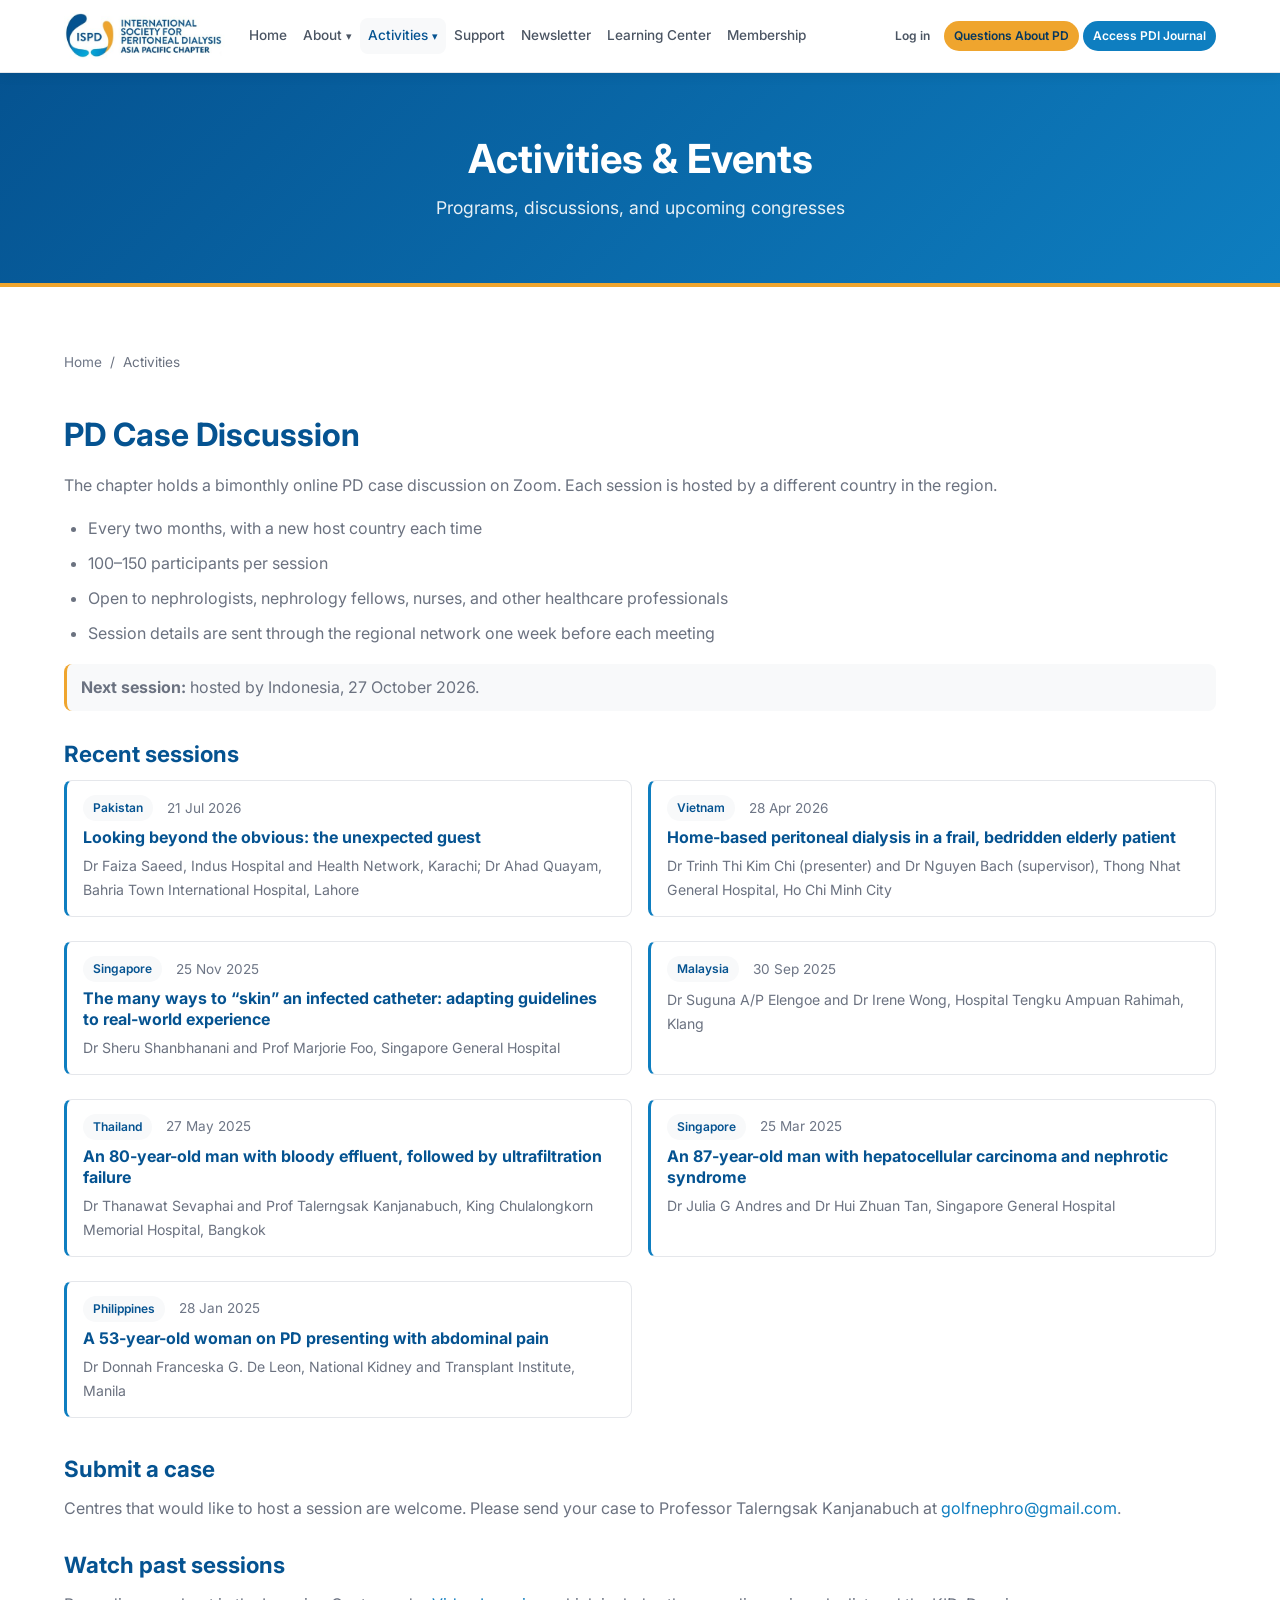
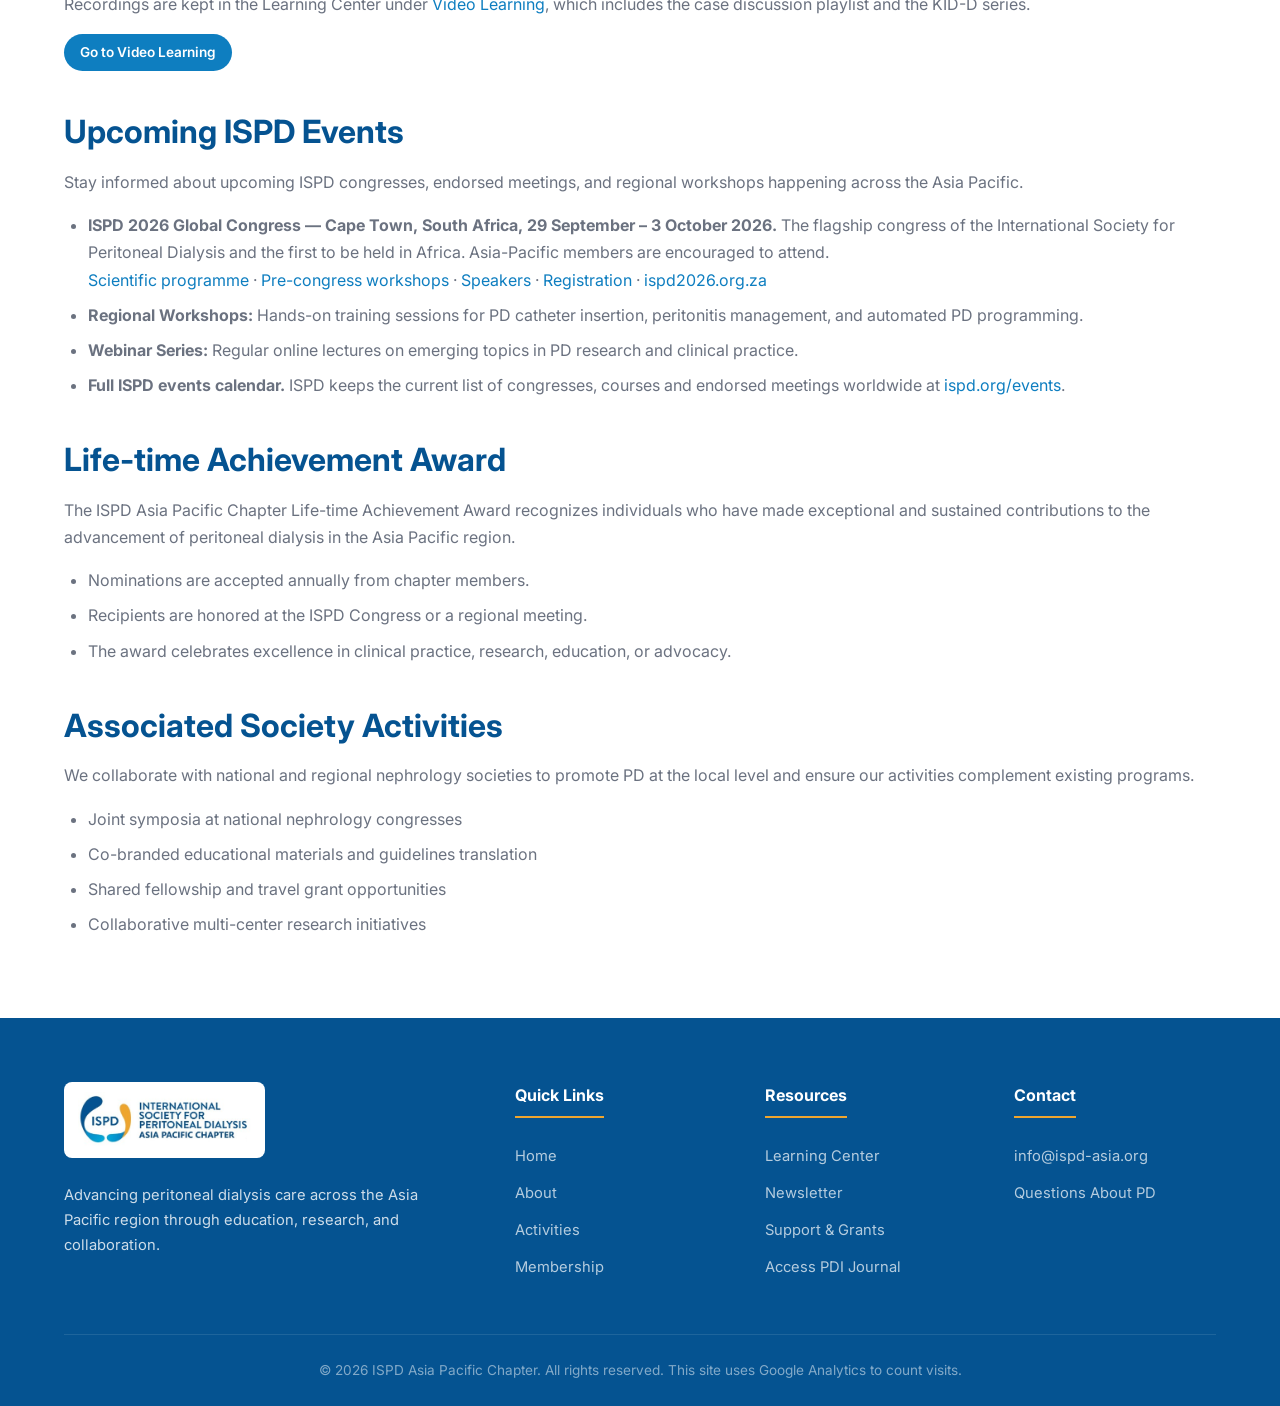
<file: activities.html>
<!DOCTYPE html>
<html lang="en">
<head>
  <meta charset="UTF-8">
  <meta name="viewport" content="width=device-width, initial-scale=1.0">
  <title>Activities — ISPD Asia Pacific Chapter</title>
  <meta name="description" content="PD case discussions, upcoming ISPD congresses including ISPD 2026 in Cape Town, the Life-time Achievement Award, and joint work with associated societies.">
  <meta property="og:type" content="website">
  <meta property="og:site_name" content="ISPD Asia Pacific Chapter">
  <meta property="og:title" content="Activities & Events">
  <meta property="og:description" content="PD case discussions, upcoming ISPD congresses including ISPD 2026 in Cape Town, the Life-time Achievement Award, and joint work with associated societies.">
  <!-- og:image needs an absolute URL once the site has a domain -->
  <meta property="og:image" content="images/history-kl2025-meeting.jpg">
  <link rel="icon" href="images/favicon.svg" type="image/svg+xml">
  <link rel="preconnect" href="https://fonts.googleapis.com">
  <link href="https://fonts.googleapis.com/css2?family=Inter:wght@400;500;600;700&display=swap" rel="stylesheet">
  <link rel="stylesheet" href="css/style.css">
  <!-- Google Analytics (GA4): counts site visits -->
  <script async src="https://www.googletagmanager.com/gtag/js?id=G-3YH8Q8H199"></script>
  <script>
    window.dataLayer = window.dataLayer || [];
    function gtag(){dataLayer.push(arguments);}
    gtag('js', new Date());
    gtag('config', 'G-3YH8Q8H199');
  </script>
</head>
<body>

  <header class="header">
    <div class="container">
      <div class="wrapper">
        <div class="left">
          <a href="index.html" class="logo">
            <img class="logo-img" src="images/logo-chapter.jpg" alt="ISPD Asia Pacific Chapter" width="418" height="135">
          </a>
          <nav>
            <ul class="nav-desktop">
              <li><a href="index.html">Home</a></li>
              <li class="has-dropdown">
                <a href="about.html">About</a>
                <div class="dropdown">
                  <a href="about.html#governance">Governance</a>
                  <a href="about.html#mission">Mission &amp; Goal</a>
                  <a href="about.html#direction">Direction</a>
                  <a href="about.html#uptake">PD Uptake</a>
                  <a href="about.html#history">History</a>
                </div>
              </li>
              <li class="has-dropdown">
                <a href="activities.html" class="active">Activities</a>
                <div class="dropdown">
                  <a href="activities.html#case-discussion">PD Case Discussion</a>
                  <a href="activities.html#upcoming">Upcoming ISPD</a>
                  <a href="activities.html#award">Life-time Achievement</a>
                  <a href="activities.html#societies">Associated Societies</a>
                </div>
              </li>
              <li><a href="support.html">Support</a></li>
              <li><a href="newsletter.html">Newsletter</a></li>
              <li><a href="education.html">Learning Center</a></li>
              <li><a href="membership.html">Membership</a></li>
            </ul>
          </nav>
          <button class="menu-toggle" type="button" aria-label="Open menu" aria-expanded="false" aria-controls="mobile-nav">
            <svg viewBox="0 0 18 15" fill="none" aria-hidden="true"><path d="M0 1.25C0 .56.56 0 1.25 0h15c.69 0 1.25.56 1.25 1.25S16.94 2.5 16.25 2.5h-15C.56 2.5 0 1.94 0 1.25ZM0 7.5c0-.69.56-1.25 1.25-1.25h15c.69 0 1.25.56 1.25 1.25s-.56 1.25-1.25 1.25h-15C.56 8.75 0 8.19 0 7.5Zm17.5 6.25c0 .69-.56 1.25-1.25 1.25h-15C.56 15 0 14.44 0 13.75s.56-1.25 1.25-1.25h15c.69 0 1.25.56 1.25 1.25Z" fill="currentColor"/></svg>
            Menu
          </button>
        </div>
        <div class="right">
          <a href="https://ispd.org/my-account/" class="btn btn-ghost btn-small" target="_blank" rel="noopener">Log in</a>
          <a href="https://ispd.org/dwqa-questions/" class="btn btn-primary btn-small" target="_blank" rel="noopener">Questions About PD</a>
          <a href="https://journals.sagepub.com/home/PTD" class="btn btn-secondary btn-small" target="_blank" rel="noopener">Access PDI Journal</a>
        </div>
      </div>
    </div>
  </header>

  <div class="mobile-nav" id="mobile-nav">
    <button class="mobile-nav-close" aria-label="Close menu">&times;</button>
    <a href="index.html">Home</a>
    <a href="about.html">About</a>
    <div class="dropdown-mobile">
      <a href="about.html#governance">&mdash; Governance</a>
      <a href="about.html#mission">&mdash; Mission &amp; Goal</a>
      <a href="about.html#direction">&mdash; Direction</a>
      <a href="about.html#uptake">&mdash; PD Uptake</a>
      <a href="about.html#history">&mdash; History</a>
    </div>
    <a href="activities.html">Activities</a>
    <div class="dropdown-mobile">
      <a href="activities.html#case-discussion">&mdash; PD Case Discussion</a>
      <a href="activities.html#upcoming">&mdash; Upcoming ISPD</a>
      <a href="activities.html#award">&mdash; Life-time Achievement</a>
      <a href="activities.html#societies">&mdash; Associated Societies</a>
    </div>
    <a href="support.html">Support</a>
    <a href="newsletter.html">Newsletter</a>
    <a href="education.html">Learning Center</a>
    <a href="membership.html">Membership</a>
    <div class="mobile-nav-actions">
      <a href="https://ispd.org/dwqa-questions/" class="btn btn-primary btn-small" target="_blank" rel="noopener">Questions About PD</a>
      <a href="https://journals.sagepub.com/home/PTD" class="btn btn-secondary btn-small" target="_blank" rel="noopener">Access PDI Journal</a>
      <a href="https://ispd.org/my-account/" class="btn btn-ghost btn-small" target="_blank" rel="noopener">Log in</a>
    </div>
  </div>

  <section class="page-header">
    <div class="container">
      <h1>Activities &amp; Events</h1>
      <p>Programs, discussions, and upcoming congresses</p>
    </div>
  </section>

  <section class="section">
    <div class="container">
      <div class="breadcrumb">
        <a href="index.html">Home</a> <span>/</span> <span>Activities</span>
      </div>

      <div class="content">
        <div id="case-discussion">
          <h2>PD Case Discussion</h2>
          <p>The chapter holds a bimonthly online PD case discussion on Zoom. Each session is hosted by a different country in the region.</p>
          <ul>
            <li>Every two months, with a new host country each time</li>
            <li>100&ndash;150 participants per session</li>
            <li>Open to nephrologists, nephrology fellows, nurses, and other healthcare professionals</li>
            <li>Session details are sent through the regional network one week before each meeting</li>
          </ul>
          <p class="case-next"><strong>Next session:</strong> hosted by Indonesia, 27 October 2026.</p>

          <h3>Recent sessions</h3>
          <ul class="case-list">
            <li class="case-item">
              <div class="case-meta"><span class="tag">Pakistan</span> <time>21 Jul 2026</time></div>
              <h4>Looking beyond the obvious: the unexpected guest</h4>
              <p>Dr Faiza Saeed, Indus Hospital and Health Network, Karachi; Dr Ahad Quayam, Bahria Town International Hospital, Lahore</p>
            </li>
            <li class="case-item">
              <div class="case-meta"><span class="tag">Vietnam</span> <time>28 Apr 2026</time></div>
              <h4>Home-based peritoneal dialysis in a frail, bedridden elderly patient</h4>
              <p>Dr Trinh Thi Kim Chi (presenter) and Dr Nguyen Bach (supervisor), Thong Nhat General Hospital, Ho Chi Minh City</p>
            </li>
            <li class="case-item">
              <div class="case-meta"><span class="tag">Singapore</span> <time>25 Nov 2025</time></div>
              <h4>The many ways to &ldquo;skin&rdquo; an infected catheter: adapting guidelines to real-world experience</h4>
              <p>Dr Sheru Shanbhanani and Prof Marjorie Foo, Singapore General Hospital</p>
            </li>
            <li class="case-item">
              <div class="case-meta"><span class="tag">Malaysia</span> <time>30 Sep 2025</time></div>
              <p>Dr Suguna A/P Elengoe and Dr Irene Wong, Hospital Tengku Ampuan Rahimah, Klang</p>
            </li>
            <li class="case-item">
              <div class="case-meta"><span class="tag">Thailand</span> <time>27 May 2025</time></div>
              <h4>An 80-year-old man with bloody effluent, followed by ultrafiltration failure</h4>
              <p>Dr Thanawat Sevaphai and Prof Talerngsak Kanjanabuch, King Chulalongkorn Memorial Hospital, Bangkok</p>
            </li>
            <li class="case-item">
              <div class="case-meta"><span class="tag">Singapore</span> <time>25 Mar 2025</time></div>
              <h4>An 87-year-old man with hepatocellular carcinoma and nephrotic syndrome</h4>
              <p>Dr Julia G Andres and Dr Hui Zhuan Tan, Singapore General Hospital</p>
            </li>
            <li class="case-item">
              <div class="case-meta"><span class="tag">Philippines</span> <time>28 Jan 2025</time></div>
              <h4>A 53-year-old woman on PD presenting with abdominal pain</h4>
              <p>Dr Donnah Franceska G. De Leon, National Kidney and Transplant Institute, Manila</p>
            </li>
          </ul>

          <!-- PHOTOS: PD Case Discussion posters / participant snapshots go here once approved. -->

          <h3>Submit a case</h3>
          <p>Centres that would like to host a session are welcome. Please send your case to Professor Talerngsak Kanjanabuch at <a href="mailto:golfnephro@gmail.com">golfnephro@gmail.com</a>.</p>

          <h3>Watch past sessions</h3>
          <p>Recordings are kept in the Learning Center under <a href="education.html#tab-videos">Video Learning</a>, which includes the case discussion playlist and the KID-D series.</p>
          <p><a href="education.html#tab-videos" class="btn btn-secondary btn-small">Go to Video Learning</a></p>
        </div>

        <div id="upcoming">
          <h2>Upcoming ISPD Events</h2>
          <p>Stay informed about upcoming ISPD congresses, endorsed meetings, and regional workshops happening across the Asia Pacific.</p>
          <ul>
            <li><strong>ISPD 2026 Global Congress &mdash; Cape Town, South Africa, 29 September &ndash; 3 October 2026.</strong> The flagship congress of the International Society for Peritoneal Dialysis and the first to be held in Africa. Asia-Pacific members are encouraged to attend.<br>
              <a href="https://ispd2026.org.za/scientific-programme/programme/" target="_blank" rel="noopener">Scientific programme</a> &middot;
              <a href="https://ispd2026.org.za/scientific-programme/pre-congress-cme-workshops/" target="_blank" rel="noopener">Pre-congress workshops</a> &middot;
              <a href="https://ispd2026.org.za/scientific-programme/speakers/" target="_blank" rel="noopener">Speakers</a> &middot;
              <a href="https://ispd2026.org.za/registration/" target="_blank" rel="noopener">Registration</a> &middot;
              <a href="https://ispd2026.org.za/" target="_blank" rel="noopener">ispd2026.org.za</a></li>
            <li><strong>Regional Workshops:</strong> Hands-on training sessions for PD catheter insertion, peritonitis management, and automated PD programming.</li>
            <li><strong>Webinar Series:</strong> Regular online lectures on emerging topics in PD research and clinical practice.</li>
            <li><strong>Full ISPD events calendar.</strong> ISPD keeps the current list of congresses, courses and endorsed meetings worldwide at <a href="https://ispd.org/events/" target="_blank" rel="noopener">ispd.org/events</a>.</li>
          </ul>
        </div>

        <div id="award">
          <h2>Life-time Achievement Award</h2>
          <p>The ISPD Asia Pacific Chapter Life-time Achievement Award recognizes individuals who have made exceptional and sustained contributions to the advancement of peritoneal dialysis in the Asia Pacific region.</p>
          <ul>
            <li>Nominations are accepted annually from chapter members.</li>
            <li>Recipients are honored at the ISPD Congress or a regional meeting.</li>
            <li>The award celebrates excellence in clinical practice, research, education, or advocacy.</li>
          </ul>
        </div>

        <div id="societies">
          <h2>Associated Society Activities</h2>
          <p>We collaborate with national and regional nephrology societies to promote PD at the local level and ensure our activities complement existing programs.</p>
          <ul>
            <li>Joint symposia at national nephrology congresses</li>
            <li>Co-branded educational materials and guidelines translation</li>
            <li>Shared fellowship and travel grant opportunities</li>
            <li>Collaborative multi-center research initiatives</li>
          </ul>
        </div>
      </div>
    </div>
  </section>

  <footer class="footer">
    <div class="container">
      <div class="footer-grid">
        <div>
          <div class="footer-logo">
            <img src="images/logo-chapter.jpg" alt="ISPD Asia Pacific Chapter" width="418" height="135" loading="lazy">
          </div>
          <p>Advancing peritoneal dialysis care across the Asia Pacific region through education, research, and collaboration.</p>
        </div>
        <div>
          <h4>Quick Links</h4>
          <a href="index.html">Home</a>
          <a href="about.html">About</a>
          <a href="activities.html">Activities</a>
          <a href="membership.html">Membership</a>
        </div>
        <div>
          <h4>Resources</h4>
          <a href="education.html">Learning Center</a>
          <a href="newsletter.html">Newsletter</a>
          <a href="support.html">Support &amp; Grants</a>
          <a href="https://journals.sagepub.com/home/PTD" target="_blank" rel="noopener">Access PDI Journal</a>
        </div>
        <div>
          <h4>Contact</h4>
          <a href="mailto:info@ispd-asia.org">info@ispd-asia.org</a>
          <a href="https://ispd.org/dwqa-questions/" target="_blank" rel="noopener">Questions About PD</a>
        </div>
      </div>
      <div class="footer-bottom">© 2026 ISPD Asia Pacific Chapter. All rights reserved. This site uses Google Analytics to count visits.</div>
    </div>
  </footer>

  <script src="js/main.js"></script>
</body>
</html>
</file>
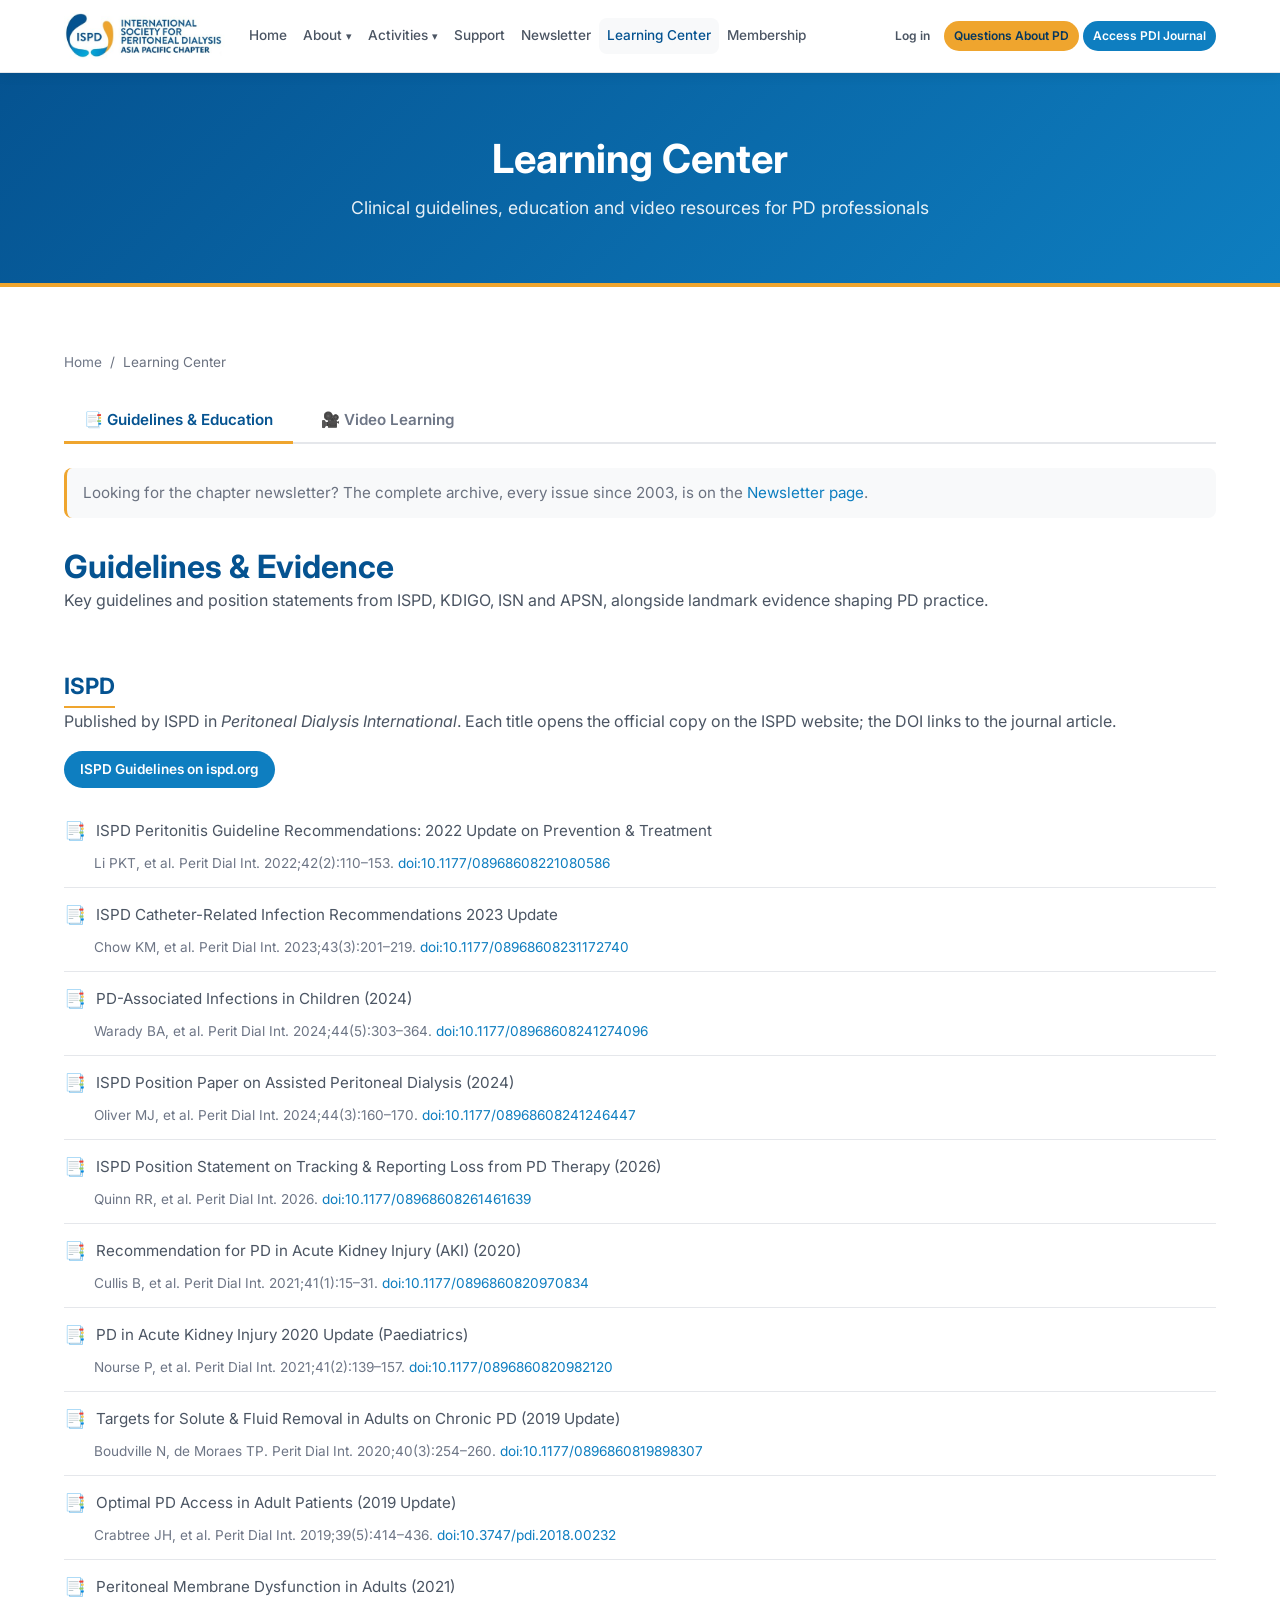
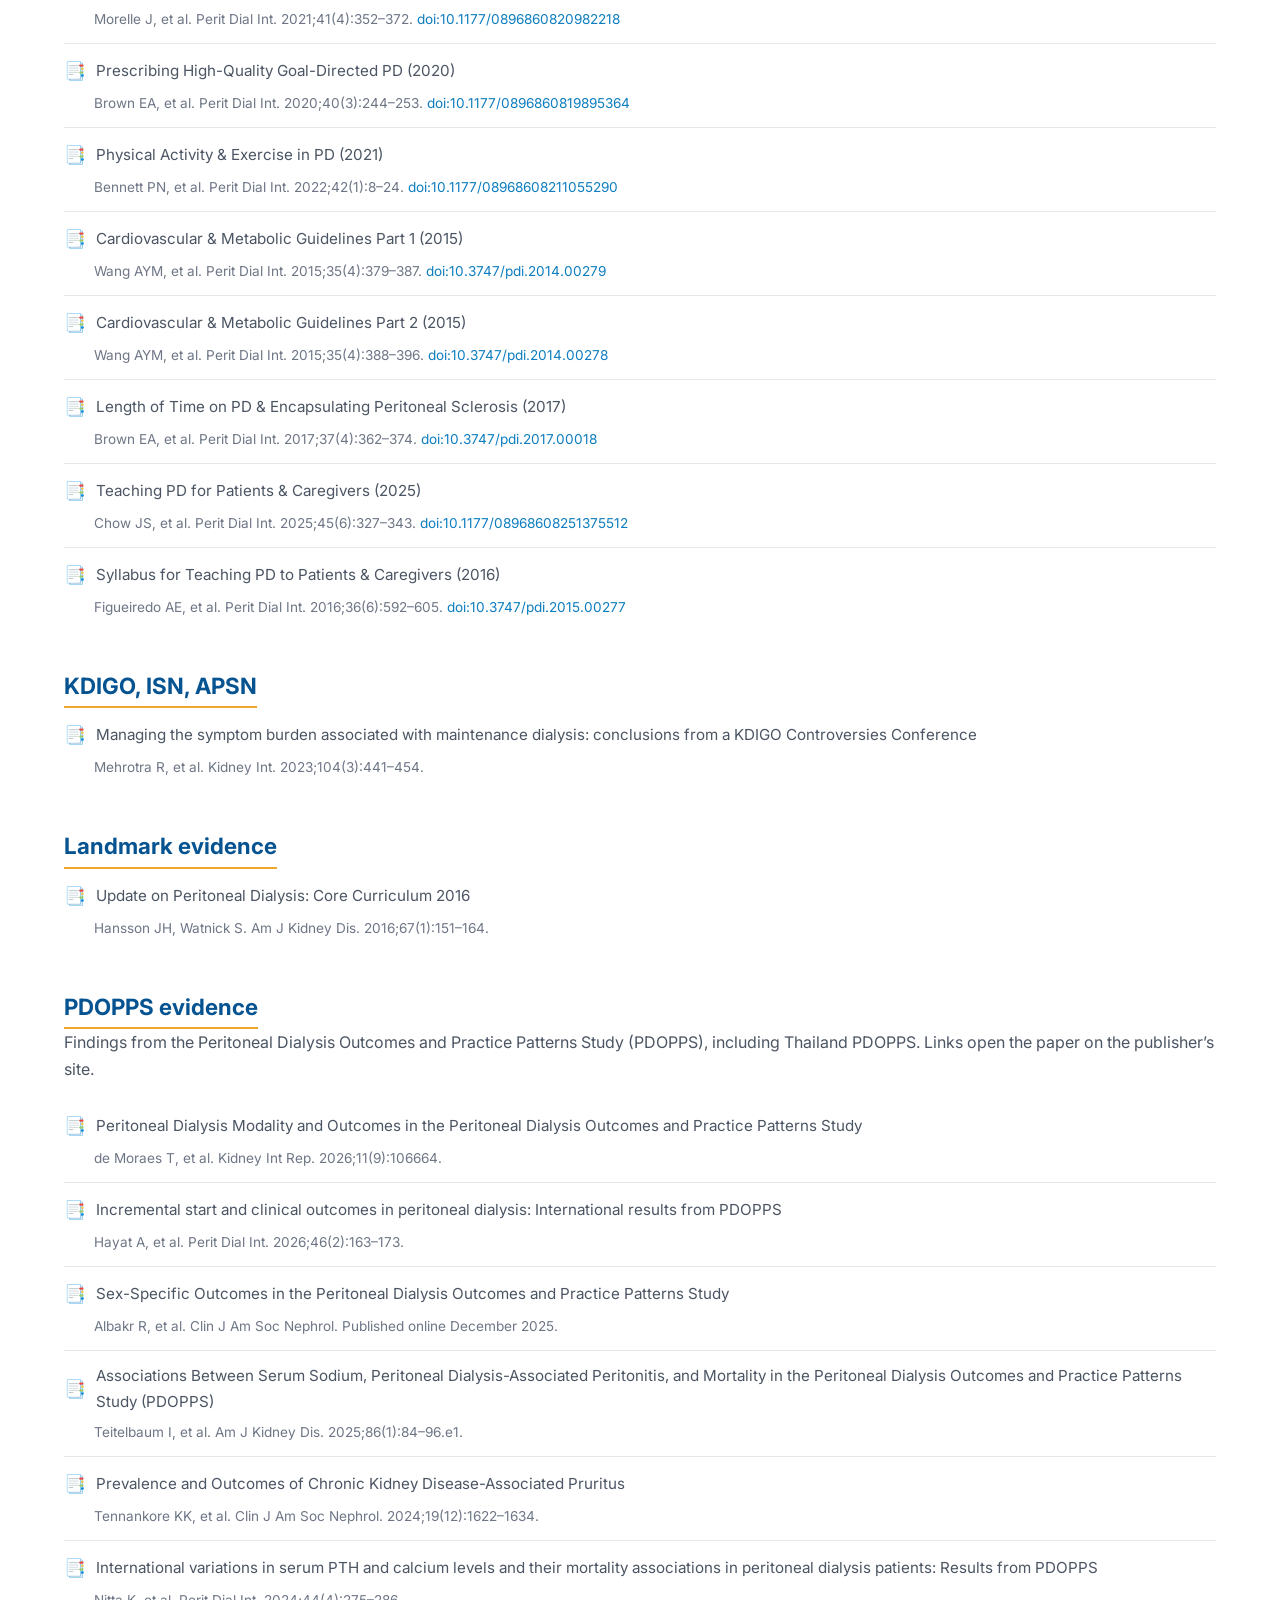
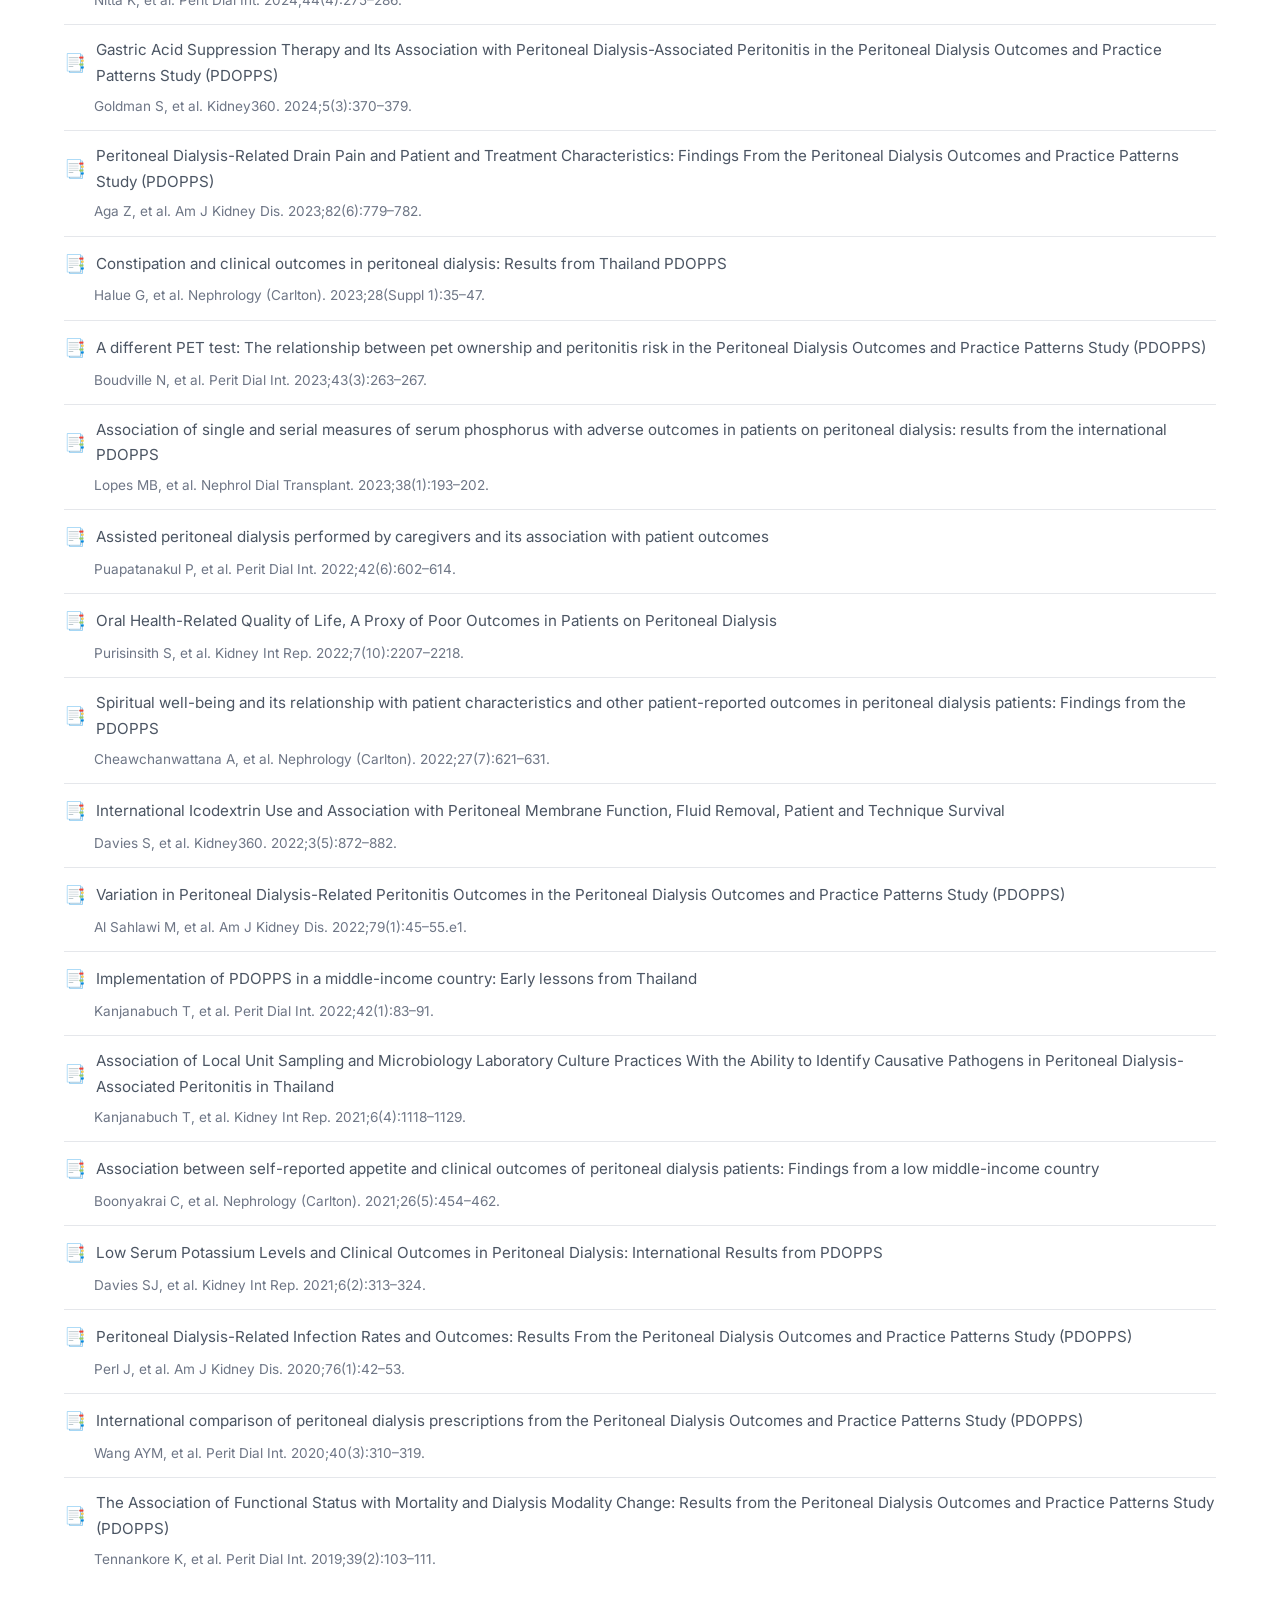
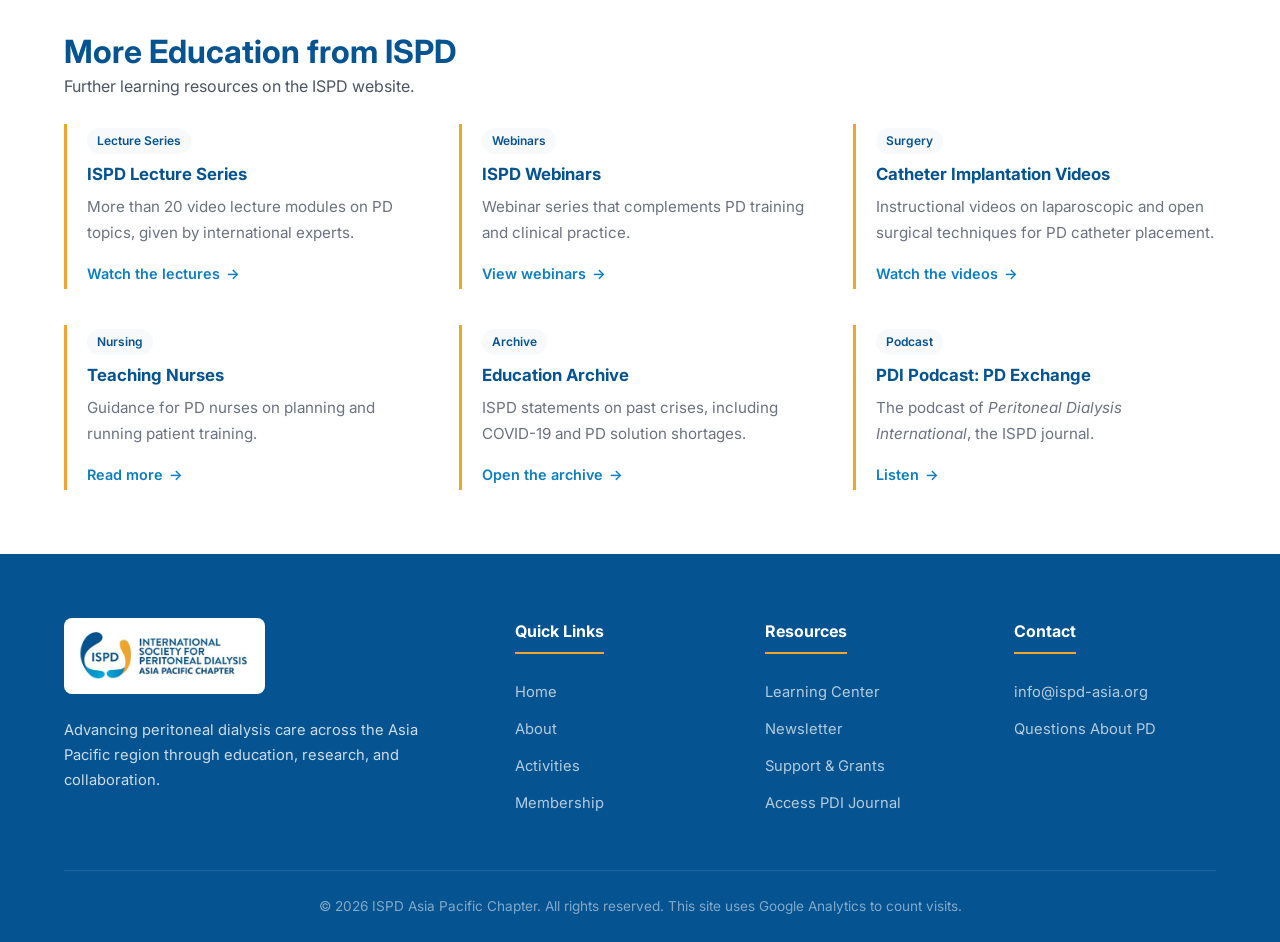
<file: education.html>
<!DOCTYPE html>
<html lang="en">
<head>
  <meta charset="UTF-8">
  <meta name="viewport" content="width=device-width, initial-scale=1.0">
  <title>Learning Center — ISPD Asia Pacific Chapter</title>
  <meta name="description" content="ISPD clinical guidelines and position papers, links to ISPD education resources, and curated video learning for peritoneal dialysis professionals.">
  <meta property="og:type" content="website">
  <meta property="og:site_name" content="ISPD Asia Pacific Chapter">
  <meta property="og:title" content="Learning Center">
  <meta property="og:description" content="ISPD clinical guidelines and position papers, links to ISPD education resources, and curated video learning for peritoneal dialysis professionals.">
  <!-- og:image needs an absolute URL once the site has a domain -->
  <meta property="og:image" content="images/history-kl2025-meeting.jpg">
  <link rel="icon" href="images/favicon.svg" type="image/svg+xml">
  <link rel="preconnect" href="https://fonts.googleapis.com">
  <link href="https://fonts.googleapis.com/css2?family=Inter:wght@400;500;600;700&display=swap" rel="stylesheet">
  <link rel="stylesheet" href="css/style.css">
  <!-- Google Analytics (GA4): counts site visits -->
  <script async src="https://www.googletagmanager.com/gtag/js?id=G-3YH8Q8H199"></script>
  <script>
    window.dataLayer = window.dataLayer || [];
    function gtag(){dataLayer.push(arguments);}
    gtag('js', new Date());
    gtag('config', 'G-3YH8Q8H199');
  </script>
</head>
<body>

  <header class="header">
    <div class="container">
      <div class="wrapper">
        <div class="left">
          <a href="index.html" class="logo">
            <img class="logo-img" src="images/logo-chapter.jpg" alt="ISPD Asia Pacific Chapter" width="418" height="135">
          </a>
          <nav>
            <ul class="nav-desktop">
              <li><a href="index.html">Home</a></li>
              <li class="has-dropdown">
                <a href="about.html">About</a>
                <div class="dropdown">
                  <a href="about.html#governance">Governance</a>
                  <a href="about.html#mission">Mission &amp; Goal</a>
                  <a href="about.html#direction">Direction</a>
                  <a href="about.html#uptake">PD Uptake</a>
                  <a href="about.html#history">History</a>
                </div>
              </li>
              <li class="has-dropdown">
                <a href="activities.html">Activities</a>
                <div class="dropdown">
                  <a href="activities.html#case-discussion">PD Case Discussion</a>
                  <a href="activities.html#upcoming">Upcoming ISPD</a>
                  <a href="activities.html#award">Life-time Achievement</a>
                  <a href="activities.html#societies">Associated Societies</a>
                </div>
              </li>
              <li><a href="support.html">Support</a></li>
              <li><a href="newsletter.html">Newsletter</a></li>
              <li><a href="education.html" class="active">Learning Center</a></li>
              <li><a href="membership.html">Membership</a></li>
            </ul>
          </nav>
          <button class="menu-toggle" type="button" aria-label="Open menu" aria-expanded="false" aria-controls="mobile-nav">
            <svg viewBox="0 0 18 15" fill="none" aria-hidden="true"><path d="M0 1.25C0 .56.56 0 1.25 0h15c.69 0 1.25.56 1.25 1.25S16.94 2.5 16.25 2.5h-15C.56 2.5 0 1.94 0 1.25ZM0 7.5c0-.69.56-1.25 1.25-1.25h15c.69 0 1.25.56 1.25 1.25s-.56 1.25-1.25 1.25h-15C.56 8.75 0 8.19 0 7.5Zm17.5 6.25c0 .69-.56 1.25-1.25 1.25h-15C.56 15 0 14.44 0 13.75s.56-1.25 1.25-1.25h15c.69 0 1.25.56 1.25 1.25Z" fill="currentColor"/></svg>
            Menu
          </button>
        </div>
        <div class="right">
          <a href="https://ispd.org/my-account/" class="btn btn-ghost btn-small" target="_blank" rel="noopener">Log in</a>
          <a href="https://ispd.org/dwqa-questions/" class="btn btn-primary btn-small" target="_blank" rel="noopener">Questions About PD</a>
          <a href="https://journals.sagepub.com/home/PTD" class="btn btn-secondary btn-small" target="_blank" rel="noopener">Access PDI Journal</a>
        </div>
      </div>
    </div>
  </header>

  <div class="mobile-nav" id="mobile-nav">
    <button class="mobile-nav-close" aria-label="Close menu">&times;</button>
    <a href="index.html">Home</a>
    <a href="about.html">About</a>
    <div class="dropdown-mobile">
      <a href="about.html#governance">&mdash; Governance</a>
      <a href="about.html#mission">&mdash; Mission &amp; Goal</a>
      <a href="about.html#direction">&mdash; Direction</a>
      <a href="about.html#uptake">&mdash; PD Uptake</a>
      <a href="about.html#history">&mdash; History</a>
    </div>
    <a href="activities.html">Activities</a>
    <div class="dropdown-mobile">
      <a href="activities.html#case-discussion">&mdash; PD Case Discussion</a>
      <a href="activities.html#upcoming">&mdash; Upcoming ISPD</a>
      <a href="activities.html#award">&mdash; Life-time Achievement</a>
      <a href="activities.html#societies">&mdash; Associated Societies</a>
    </div>
    <a href="support.html">Support</a>
    <a href="newsletter.html">Newsletter</a>
    <a href="education.html">Learning Center</a>
    <a href="membership.html">Membership</a>
    <div class="mobile-nav-actions">
      <a href="https://ispd.org/dwqa-questions/" class="btn btn-primary btn-small" target="_blank" rel="noopener">Questions About PD</a>
      <a href="https://journals.sagepub.com/home/PTD" class="btn btn-secondary btn-small" target="_blank" rel="noopener">Access PDI Journal</a>
      <a href="https://ispd.org/my-account/" class="btn btn-ghost btn-small" target="_blank" rel="noopener">Log in</a>
    </div>
  </div>

  <section class="page-header">
    <div class="container">
      <h1>Learning Center</h1>
      <p>Clinical guidelines, education and video resources for PD professionals</p>
    </div>
  </section>

  <section class="section">
    <div class="container">
      <div class="breadcrumb">
        <a href="index.html">Home</a> <span>/</span> <span>Learning Center</span>
      </div>

      <div class="tab-nav" role="tablist">
        <button class="active" role="tab" aria-selected="true" aria-controls="tab-guidelines" data-tab="guidelines">&#128209; Guidelines &amp; Education</button>
        <button role="tab" aria-selected="false" aria-controls="tab-videos" data-tab="videos">&#127909; Video Learning</button>
      </div>

      <p class="tab-note">Looking for the chapter newsletter? The complete archive, every issue since 2003, is on the <a href="newsletter.html">Newsletter page</a>.</p>

      <!-- GUIDELINES TAB -->
      <div id="tab-guidelines" class="tab-panel active">
        <h2>Guidelines &amp; Evidence</h2>
        <p>Key guidelines and position statements from ISPD, KDIGO, ISN and APSN, alongside landmark evidence shaping PD practice.</p>

        <h3 class="guide-sub">ISPD</h3>
        <p>Published by ISPD in <em>Peritoneal Dialysis International</em>. Each title opens the official copy on the ISPD website; the DOI links to the journal article.</p>
        <p><a href="https://ispd.org/guidelines/" class="btn btn-secondary btn-small" target="_blank" rel="noopener">ISPD Guidelines on ispd.org</a></p>
        <div class="guide-list" style="margin-top: 16px;">
          <ul>
            <li><a href="https://ispd.org/wp-content/uploads/2025/09/LI-ET-1.pdf" target="_blank" rel="noopener">ISPD Peritonitis Guideline Recommendations: 2022 Update on Prevention &amp; Treatment</a> <span class="ref-note">Li PKT, et al. Perit Dial Int. 2022;42(2):110&ndash;153. <a href="https://doi.org/10.1177/08968608221080586" target="_blank" rel="noopener">doi:10.1177/08968608221080586</a></span></li>
            <li><a href="https://ispd.org/wp-content/uploads/2025/09/ISPD-Catheter-related-Infection-Recommendations-2023-Update.pdf" target="_blank" rel="noopener">ISPD Catheter-Related Infection Recommendations 2023 Update</a> <span class="ref-note">Chow KM, et al. Perit Dial Int. 2023;43(3):201&ndash;219. <a href="https://doi.org/10.1177/08968608231172740" target="_blank" rel="noopener">doi:10.1177/08968608231172740</a></span></li>
            <li><a href="https://ispd.org/wp-content/uploads/warady-et-al-2024-clinical-practice-guideline-for-the-prevention-and-management-of-peritoneal-dialysis-associated.pdf" target="_blank" rel="noopener">PD-Associated Infections in Children (2024)</a> <span class="ref-note">Warady BA, et al. Perit Dial Int. 2024;44(5):303&ndash;364. <a href="https://doi.org/10.1177/08968608241274096" target="_blank" rel="noopener">doi:10.1177/08968608241274096</a></span></li>
            <li><a href="https://ispd.org/wp-content/uploads/2025/12/Assisted-PD-PP-2024-with-VA_formatted.pdf" target="_blank" rel="noopener">ISPD Position Paper on Assisted Peritoneal Dialysis (2024)</a> <span class="ref-note">Oliver MJ, et al. Perit Dial Int. 2024;44(3):160&ndash;170. <a href="https://doi.org/10.1177/08968608241246447" target="_blank" rel="noopener">doi:10.1177/08968608241246447</a></span></li>
            <li><a href="https://ispd.org/wp-content/uploads/quinn-et-al-2026-2026-ispd-position-statement-on-tracking-and-reporting-loss-from-pd-therapy.pdf" target="_blank" rel="noopener">ISPD Position Statement on Tracking &amp; Reporting Loss from PD Therapy (2026)</a> <span class="ref-note">Quinn RR, et al. Perit Dial Int. 2026. <a href="https://doi.org/10.1177/08968608261461639" target="_blank" rel="noopener">doi:10.1177/08968608261461639</a></span></li>
            <li><a href="https://ispd.org/wp-content/uploads/CULLIS1.pdf" target="_blank" rel="noopener">Recommendation for PD in Acute Kidney Injury (AKI) (2020)</a> <span class="ref-note">Cullis B, et al. Perit Dial Int. 2021;41(1):15&ndash;31. <a href="https://doi.org/10.1177/0896860820970834" target="_blank" rel="noopener">doi:10.1177/0896860820970834</a></span></li>
            <li><a href="https://ispd.org/wp-content/uploads/2025/09/NOURSE1.pdf" target="_blank" rel="noopener">PD in Acute Kidney Injury 2020 Update (Paediatrics)</a> <span class="ref-note">Nourse P, et al. Perit Dial Int. 2021;41(2):139&ndash;157. <a href="https://doi.org/10.1177/0896860820982120" target="_blank" rel="noopener">doi:10.1177/0896860820982120</a></span></li>
            <li><a href="https://ispd.org/wp-content/uploads/boudville-de-moraes-2020-2005-guidelines-on-targets-for-solute-and-fluid-removal-in-adults-being-treated-with-chronic.pdf" target="_blank" rel="noopener">Targets for Solute &amp; Fluid Removal in Adults on Chronic PD (2019 Update)</a> <span class="ref-note">Boudville N, de Moraes TP. Perit Dial Int. 2020;40(3):254&ndash;260. <a href="https://doi.org/10.1177/0896860819898307" target="_blank" rel="noopener">doi:10.1177/0896860819898307</a></span></li>
            <li><a href="https://ispd.org/wp-content/uploads/crabtree-et-al-2019-creating-and-maintaining-optimal-peritoneal-dialysis-access-in-the-adult-pati.pdf" target="_blank" rel="noopener">Optimal PD Access in Adult Patients (2019 Update)</a> <span class="ref-note">Crabtree JH, et al. Perit Dial Int. 2019;39(5):414&ndash;436. <a href="https://doi.org/10.3747/pdi.2018.00232" target="_blank" rel="noopener">doi:10.3747/pdi.2018.00232</a></span></li>
            <li><a href="https://ispd.org/wp-content/uploads/2025/09/MORELL1.pdf" target="_blank" rel="noopener">Peritoneal Membrane Dysfunction in Adults (2021)</a> <span class="ref-note">Morelle J, et al. Perit Dial Int. 2021;41(4):352&ndash;372. <a href="https://doi.org/10.1177/0896860820982218" target="_blank" rel="noopener">doi:10.1177/0896860820982218</a></span></li>
            <li><a href="https://ispd.org/wp-content/uploads/brown-et-al-2020-international-society-for-peritoneal-dialysis-practice-recommendations-prescribing-high-quality-goal.pdf" target="_blank" rel="noopener">Prescribing High-Quality Goal-Directed PD (2020)</a> <span class="ref-note">Brown EA, et al. Perit Dial Int. 2020;40(3):244&ndash;253. <a href="https://doi.org/10.1177/0896860819895364" target="_blank" rel="noopener">doi:10.1177/0896860819895364</a></span></li>
            <li><a href="https://ispd.org/wp-content/uploads/BENNET1.pdf" target="_blank" rel="noopener">Physical Activity &amp; Exercise in PD (2021)</a> <span class="ref-note">Bennett PN, et al. Perit Dial Int. 2022;42(1):8&ndash;24. <a href="https://doi.org/10.1177/08968608211055290" target="_blank" rel="noopener">doi:10.1177/08968608211055290</a></span></li>
            <li><a href="https://ispd.org/wp-content/uploads/wang-et-al-2015-ispd-cardiovascular-and-metabolic-guidelines-in-adult-peritoneal-dialysis-patient-_-part-1.pdf" target="_blank" rel="noopener">Cardiovascular &amp; Metabolic Guidelines Part 1 (2015)</a> <span class="ref-note">Wang AYM, et al. Perit Dial Int. 2015;35(4):379&ndash;387. <a href="https://doi.org/10.3747/pdi.2014.00279" target="_blank" rel="noopener">doi:10.3747/pdi.2014.00279</a></span></li>
            <li><a href="https://ispd.org/wp-content/uploads/wang-et-al-2015-ispd-cardiovascular-and-metabolic-guidelines-in-adult-peritoneal-dialysis-patient-_-part-2.pdf" target="_blank" rel="noopener">Cardiovascular &amp; Metabolic Guidelines Part 2 (2015)</a> <span class="ref-note">Wang AYM, et al. Perit Dial Int. 2015;35(4):388&ndash;396. <a href="https://doi.org/10.3747/pdi.2014.00278" target="_blank" rel="noopener">doi:10.3747/pdi.2014.00278</a></span></li>
            <li><a href="https://ispd.org/wp-content/uploads/2025/09/BROWN-1.pdf" target="_blank" rel="noopener">Length of Time on PD &amp; Encapsulating Peritoneal Sclerosis (2017)</a> <span class="ref-note">Brown EA, et al. Perit Dial Int. 2017;37(4):362&ndash;374. <a href="https://doi.org/10.3747/pdi.2017.00018" target="_blank" rel="noopener">doi:10.3747/pdi.2017.00018</a></span></li>
            <li><a href="https://ispd.org/wp-content/uploads/chow-et-al-2025-teaching-peritoneal-dialysis-a-position-paper-for-the-international-society-for-peritoneal-dialysis.pdf" target="_blank" rel="noopener">Teaching PD for Patients &amp; Caregivers (2025)</a> <span class="ref-note">Chow JS, et al. Perit Dial Int. 2025;45(6):327&ndash;343. <a href="https://doi.org/10.1177/08968608251375512" target="_blank" rel="noopener">doi:10.1177/08968608251375512</a></span></li>
            <li><a href="https://ispd.org/wp-content/uploads/2025/09/FIGUEI1.pdf" target="_blank" rel="noopener">Syllabus for Teaching PD to Patients &amp; Caregivers (2016)</a> <span class="ref-note">Figueiredo AE, et al. Perit Dial Int. 2016;36(6):592&ndash;605. <a href="https://doi.org/10.3747/pdi.2015.00277" target="_blank" rel="noopener">doi:10.3747/pdi.2015.00277</a></span></li>
          </ul>
        </div>

        <h3 class="guide-sub">KDIGO, ISN, APSN</h3>
        <div class="guide-list">
          <ul>
            <li><a href="https://doi.org/10.1016/j.kint.2023.05.019" target="_blank" rel="noopener">Managing the symptom burden associated with maintenance dialysis: conclusions from a KDIGO Controversies Conference</a> <span class="ref-note">Mehrotra R, et al. Kidney Int. 2023;104(3):441&ndash;454.</span></li>
          </ul>
        </div>

        <h3 class="guide-sub">Landmark evidence</h3>
        <div class="guide-list">
          <ul>
            <li><a href="https://doi.org/10.1053/j.ajkd.2015.06.031" target="_blank" rel="noopener">Update on Peritoneal Dialysis: Core Curriculum 2016</a> <span class="ref-note">Hansson JH, Watnick S. Am J Kidney Dis. 2016;67(1):151&ndash;164.</span></li>
          </ul>
        </div>

        <h3 class="guide-sub">PDOPPS evidence</h3>
        <p>Findings from the Peritoneal Dialysis Outcomes and Practice Patterns Study (PDOPPS), including Thailand PDOPPS. Links open the paper on the publisher&rsquo;s site.</p>
        <div class="guide-list">
          <ul>
            <li><a href="https://doi.org/10.1016/j.ekir.2026.106664" target="_blank" rel="noopener">Peritoneal Dialysis Modality and Outcomes in the Peritoneal Dialysis Outcomes and Practice Patterns Study</a> <span class="ref-note">de Moraes T, et al. Kidney Int Rep. 2026;11(9):106664.</span></li>
            <li><a href="https://doi.org/10.1177/08968608251385614" target="_blank" rel="noopener">Incremental start and clinical outcomes in peritoneal dialysis: International results from PDOPPS</a> <span class="ref-note">Hayat A, et al. Perit Dial Int. 2026;46(2):163&ndash;173.</span></li>
            <li><a href="https://doi.org/10.2215/CJN.0000000937" target="_blank" rel="noopener">Sex-Specific Outcomes in the Peritoneal Dialysis Outcomes and Practice Patterns Study</a> <span class="ref-note">Albakr R, et al. Clin J Am Soc Nephrol. Published online December 2025.</span></li>
            <li><a href="https://doi.org/10.1053/j.ajkd.2025.02.605" target="_blank" rel="noopener">Associations Between Serum Sodium, Peritoneal Dialysis-Associated Peritonitis, and Mortality in the Peritoneal Dialysis Outcomes and Practice Patterns Study (PDOPPS)</a> <span class="ref-note">Teitelbaum I, et al. Am J Kidney Dis. 2025;86(1):84&ndash;96.e1.</span></li>
            <li><a href="https://doi.org/10.2215/CJN.0000000000000537" target="_blank" rel="noopener">Prevalence and Outcomes of Chronic Kidney Disease-Associated Pruritus</a> <span class="ref-note">Tennankore KK, et al. Clin J Am Soc Nephrol. 2024;19(12):1622&ndash;1634.</span></li>
            <li><a href="https://doi.org/10.1177/08968608241235516" target="_blank" rel="noopener">International variations in serum PTH and calcium levels and their mortality associations in peritoneal dialysis patients: Results from PDOPPS</a> <span class="ref-note">Nitta K, et al. Perit Dial Int. 2024;44(4):275&ndash;286.</span></li>
            <li><a href="https://doi.org/10.34067/KID.0000000000000325" target="_blank" rel="noopener">Gastric Acid Suppression Therapy and Its Association with Peritoneal Dialysis-Associated Peritonitis in the Peritoneal Dialysis Outcomes and Practice Patterns Study (PDOPPS)</a> <span class="ref-note">Goldman S, et al. Kidney360. 2024;5(3):370&ndash;379.</span></li>
            <li><a href="https://doi.org/10.1053/j.ajkd.2023.04.005" target="_blank" rel="noopener">Peritoneal Dialysis-Related Drain Pain and Patient and Treatment Characteristics: Findings From the Peritoneal Dialysis Outcomes and Practice Patterns Study (PDOPPS)</a> <span class="ref-note">Aga Z, et al. Am J Kidney Dis. 2023;82(6):779&ndash;782.</span></li>
            <li><a href="https://doi.org/10.1111/nep.14224" target="_blank" rel="noopener">Constipation and clinical outcomes in peritoneal dialysis: Results from Thailand PDOPPS</a> <span class="ref-note">Halue G, et al. Nephrology (Carlton). 2023;28(Suppl 1):35&ndash;47.</span></li>
            <li><a href="https://doi.org/10.1177/08968608221144450" target="_blank" rel="noopener">A different PET test: The relationship between pet ownership and peritonitis risk in the Peritoneal Dialysis Outcomes and Practice Patterns Study (PDOPPS)</a> <span class="ref-note">Boudville N, et al. Perit Dial Int. 2023;43(3):263&ndash;267.</span></li>
            <li><a href="https://doi.org/10.1093/ndt/gfac249" target="_blank" rel="noopener">Association of single and serial measures of serum phosphorus with adverse outcomes in patients on peritoneal dialysis: results from the international PDOPPS</a> <span class="ref-note">Lopes MB, et al. Nephrol Dial Transplant. 2023;38(1):193&ndash;202.</span></li>
            <li><a href="https://doi.org/10.1177/08968608221078903" target="_blank" rel="noopener">Assisted peritoneal dialysis performed by caregivers and its association with patient outcomes</a> <span class="ref-note">Puapatanakul P, et al. Perit Dial Int. 2022;42(6):602&ndash;614.</span></li>
            <li><a href="https://doi.org/10.1016/j.ekir.2022.07.008" target="_blank" rel="noopener">Oral Health-Related Quality of Life, A Proxy of Poor Outcomes in Patients on Peritoneal Dialysis</a> <span class="ref-note">Purisinsith S, et al. Kidney Int Rep. 2022;7(10):2207&ndash;2218.</span></li>
            <li><a href="https://doi.org/10.1111/nep.14034" target="_blank" rel="noopener">Spiritual well-being and its relationship with patient characteristics and other patient-reported outcomes in peritoneal dialysis patients: Findings from the PDOPPS</a> <span class="ref-note">Cheawchanwattana A, et al. Nephrology (Carlton). 2022;27(7):621&ndash;631.</span></li>
            <li><a href="https://doi.org/10.34067/KID.0006922021" target="_blank" rel="noopener">International Icodextrin Use and Association with Peritoneal Membrane Function, Fluid Removal, Patient and Technique Survival</a> <span class="ref-note">Davies S, et al. Kidney360. 2022;3(5):872&ndash;882.</span></li>
            <li><a href="https://doi.org/10.1053/j.ajkd.2021.03.022" target="_blank" rel="noopener">Variation in Peritoneal Dialysis-Related Peritonitis Outcomes in the Peritoneal Dialysis Outcomes and Practice Patterns Study (PDOPPS)</a> <span class="ref-note">Al Sahlawi M, et al. Am J Kidney Dis. 2022;79(1):45&ndash;55.e1.</span></li>
            <li><a href="https://doi.org/10.1177/0896860821993950" target="_blank" rel="noopener">Implementation of PDOPPS in a middle-income country: Early lessons from Thailand</a> <span class="ref-note">Kanjanabuch T, et al. Perit Dial Int. 2022;42(1):83&ndash;91.</span></li>
            <li><a href="https://doi.org/10.1016/j.ekir.2021.01.010" target="_blank" rel="noopener">Association of Local Unit Sampling and Microbiology Laboratory Culture Practices With the Ability to Identify Causative Pathogens in Peritoneal Dialysis-Associated Peritonitis in Thailand</a> <span class="ref-note">Kanjanabuch T, et al. Kidney Int Rep. 2021;6(4):1118&ndash;1129.</span></li>
            <li><a href="https://doi.org/10.1111/nep.13859" target="_blank" rel="noopener">Association between self-reported appetite and clinical outcomes of peritoneal dialysis patients: Findings from a low middle-income country</a> <span class="ref-note">Boonyakrai C, et al. Nephrology (Carlton). 2021;26(5):454&ndash;462.</span></li>
            <li><a href="https://doi.org/10.1016/j.ekir.2020.11.021" target="_blank" rel="noopener">Low Serum Potassium Levels and Clinical Outcomes in Peritoneal Dialysis: International Results from PDOPPS</a> <span class="ref-note">Davies SJ, et al. Kidney Int Rep. 2021;6(2):313&ndash;324.</span></li>
            <li><a href="https://doi.org/10.1053/j.ajkd.2019.09.016" target="_blank" rel="noopener">Peritoneal Dialysis-Related Infection Rates and Outcomes: Results From the Peritoneal Dialysis Outcomes and Practice Patterns Study (PDOPPS)</a> <span class="ref-note">Perl J, et al. Am J Kidney Dis. 2020;76(1):42&ndash;53.</span></li>
            <li><a href="https://doi.org/10.1177/0896860819895356" target="_blank" rel="noopener">International comparison of peritoneal dialysis prescriptions from the Peritoneal Dialysis Outcomes and Practice Patterns Study (PDOPPS)</a> <span class="ref-note">Wang AYM, et al. Perit Dial Int. 2020;40(3):310&ndash;319.</span></li>
            <li><a href="https://doi.org/10.3747/pdi.2018.00094" target="_blank" rel="noopener">The Association of Functional Status with Mortality and Dialysis Modality Change: Results from the Peritoneal Dialysis Outcomes and Practice Patterns Study (PDOPPS)</a> <span class="ref-note">Tennankore K, et al. Perit Dial Int. 2019;39(2):103&ndash;111.</span></li>
          </ul>
        </div>

        <h2 class="edu-sub">More Education from ISPD</h2>
        <p>Further learning resources on the ISPD website.</p>
        <div class="wn-grid edu-grid">
          <div class="wn-item">
            <span class="tag">Lecture Series</span>
            <h3>ISPD Lecture Series</h3>
            <p>More than 20 video lecture modules on PD topics, given by international experts.</p>
            <a href="https://ispd.org/lecture-series/" class="card-link" target="_blank" rel="noopener">Watch the lectures</a>
          </div>
          <div class="wn-item">
            <span class="tag">Webinars</span>
            <h3>ISPD Webinars</h3>
            <p>Webinar series that complements PD training and clinical practice.</p>
            <a href="https://ispd.org/webinars/" class="card-link" target="_blank" rel="noopener">View webinars</a>
          </div>
          <div class="wn-item">
            <span class="tag">Surgery</span>
            <h3>Catheter Implantation Videos</h3>
            <p>Instructional videos on laparoscopic and open surgical techniques for PD catheter placement.</p>
            <a href="https://ispd.org/catheter-implantation-videos/" class="card-link" target="_blank" rel="noopener">Watch the videos</a>
          </div>
          <div class="wn-item">
            <span class="tag">Nursing</span>
            <h3>Teaching Nurses</h3>
            <p>Guidance for PD nurses on planning and running patient training.</p>
            <a href="https://ispd.org/teaching-nurses/" class="card-link" target="_blank" rel="noopener">Read more</a>
          </div>
          <div class="wn-item">
            <span class="tag">Archive</span>
            <h3>Education Archive</h3>
            <p>ISPD statements on past crises, including COVID-19 and PD solution shortages.</p>
            <a href="https://ispd.org/education-archive/" class="card-link" target="_blank" rel="noopener">Open the archive</a>
          </div>
          <div class="wn-item">
            <span class="tag">Podcast</span>
            <h3>PDI Podcast: PD Exchange</h3>
            <p>The podcast of <em>Peritoneal Dialysis International</em>, the ISPD journal.</p>
            <a href="https://ispd.org/pdi-podcast-pd-exchange/" class="card-link" target="_blank" rel="noopener">Listen</a>
          </div>
        </div>
      </div>

      <!-- VIDEOS TAB -->
      <div id="tab-videos" class="tab-panel">
        <h2>Video Learning</h2>
        <p>Curated video playlists for peritoneal dialysis education and case discussions. Click a thumbnail to play, or open the full playlist on YouTube.</p>

        <div class="video-grid" style="margin-top: 32px;">

          <div class="video-card">
            <div class="video-thumb" data-playlist="PL28OvdrT-9Kd8-XpgFKQAurxYZuOcJdlG">
              <img class="video-poster" loading="lazy" alt=""
                   src="https://i.ytimg.com/vi/yp968eHPufM/hqdefault.jpg">
              <button class="video-play" type="button"
                      aria-label="Play the OSEA Case Discussion playlist"></button>
            </div>
            <div class="video-info">
              <span class="tag">PD Case Discussion</span>
              <span class="tag">19 videos</span>
              <h3>OSEA Case Discussion</h3>
              <p>A collection of interesting PD and GN case discussions from the OSEA series. Explore real clinical cases, diagnostic challenges, and management strategies in peritoneal dialysis.</p>
              <a href="https://www.youtube.com/playlist?list=PL28OvdrT-9Kd8-XpgFKQAurxYZuOcJdlG" class="btn btn-secondary btn-small" target="_blank" rel="noopener">Open on YouTube &#8599;</a>
            </div>
          </div>

          <div class="video-card">
            <div class="video-thumb" data-playlist="PLMMa5jYwj988">
              <img class="video-poster" loading="lazy" alt=""
                   src="https://i.ytimg.com/vi/xX9oP-nqFps/hqdefault.jpg">
              <button class="video-play" type="button"
                      aria-label="Play the KID-D kidney disease animation playlist"></button>
            </div>
            <div class="video-info">
              <span class="tag">Patient Education</span>
              <span class="tag">10 videos</span>
              <h3>KID-D &mdash; Understanding Kidney Disease</h3>
              <p>Animated educational videos covering general knowledge about kidney disease, its causes, progression, and treatment options. Great for patient education and public awareness.</p>
              <a href="https://www.youtube.com/playlist?list=PLMMa5jYwj988" class="btn btn-secondary btn-small" target="_blank" rel="noopener">Open on YouTube &#8599;</a>
            </div>
          </div>

        </div>
      </div>

    </div>
  </section>

  <footer class="footer">
    <div class="container">
      <div class="footer-grid">
        <div>
          <div class="footer-logo">
            <img src="images/logo-chapter.jpg" alt="ISPD Asia Pacific Chapter" width="418" height="135" loading="lazy">
          </div>
          <p>Advancing peritoneal dialysis care across the Asia Pacific region through education, research, and collaboration.</p>
        </div>
        <div>
          <h4>Quick Links</h4>
          <a href="index.html">Home</a>
          <a href="about.html">About</a>
          <a href="activities.html">Activities</a>
          <a href="membership.html">Membership</a>
        </div>
        <div>
          <h4>Resources</h4>
          <a href="education.html">Learning Center</a>
          <a href="newsletter.html">Newsletter</a>
          <a href="support.html">Support &amp; Grants</a>
          <a href="https://journals.sagepub.com/home/PTD" target="_blank" rel="noopener">Access PDI Journal</a>
        </div>
        <div>
          <h4>Contact</h4>
          <a href="mailto:info@ispd-asia.org">info@ispd-asia.org</a>
          <a href="https://ispd.org/dwqa-questions/" target="_blank" rel="noopener">Questions About PD</a>
        </div>
      </div>
      <div class="footer-bottom">© 2026 ISPD Asia Pacific Chapter. All rights reserved. This site uses Google Analytics to count visits.</div>
    </div>
  </footer>

  <script src="js/main.js"></script>
</body>
</html>
</file>
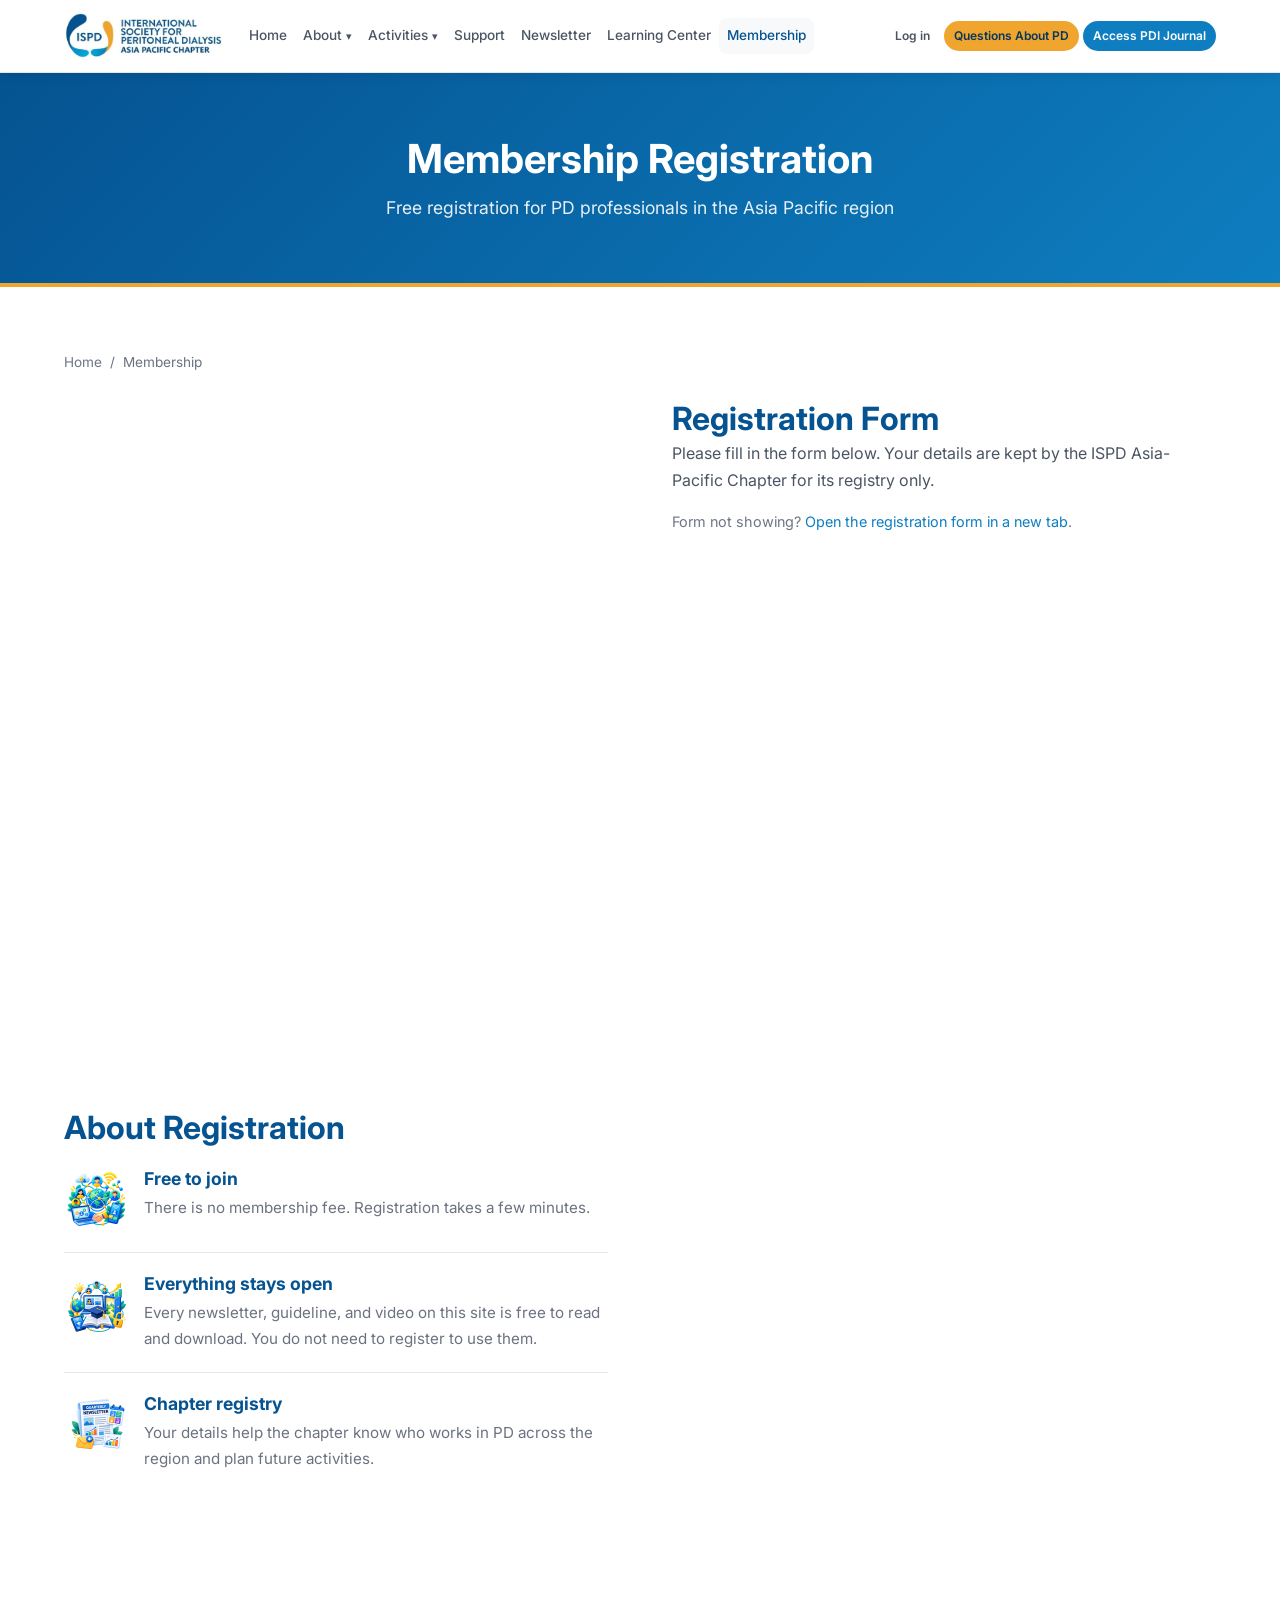
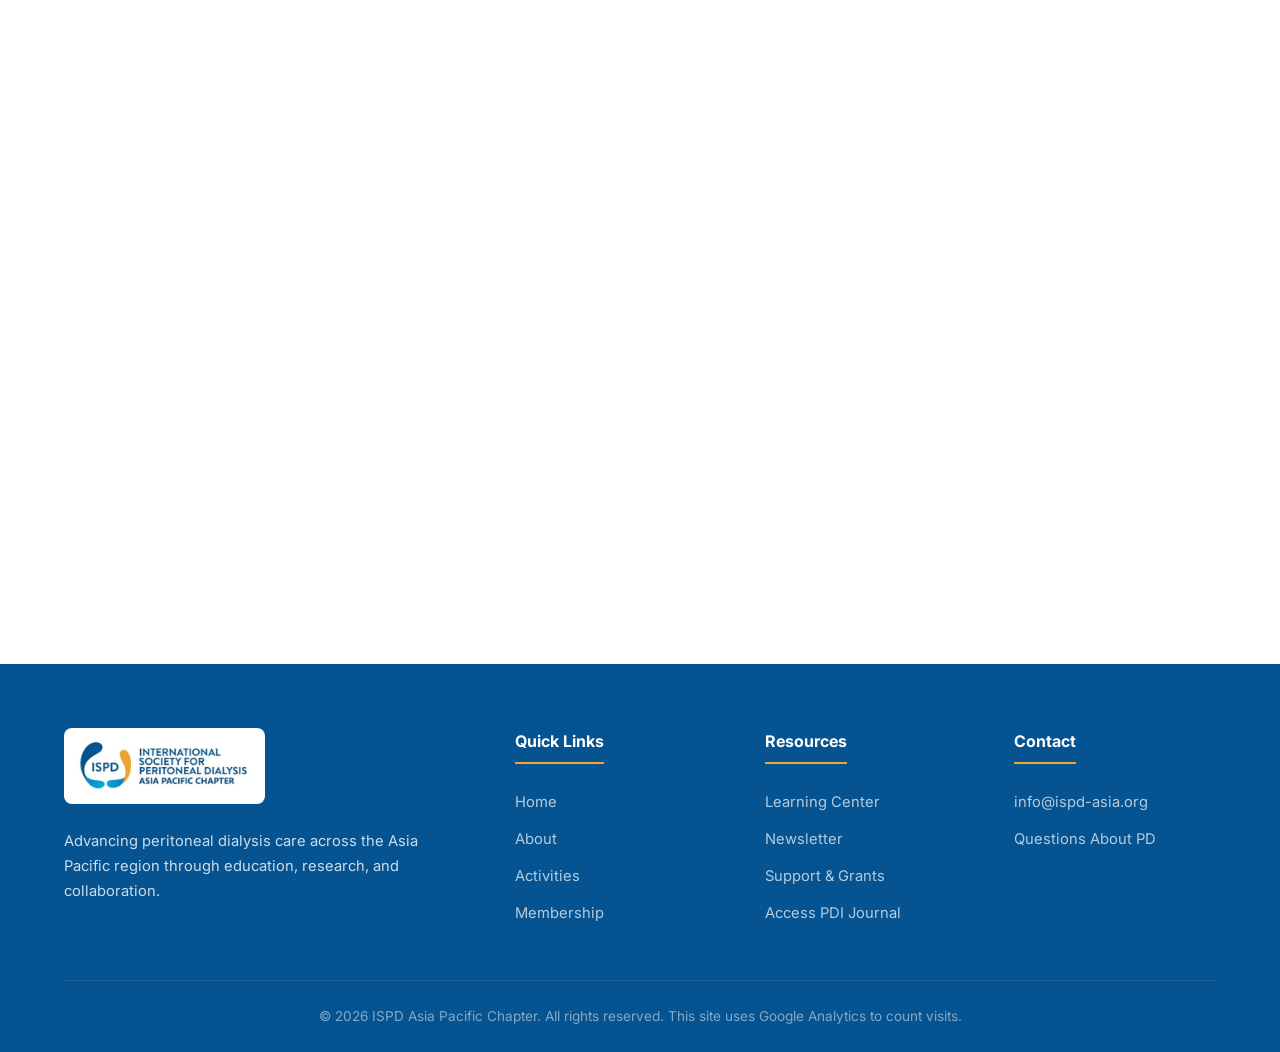
<file: membership.html>
<!DOCTYPE html>
<html lang="en">
<head>
  <meta charset="UTF-8">
  <meta name="viewport" content="width=device-width, initial-scale=1.0">
  <title>Membership — ISPD Asia Pacific Chapter</title>
  <meta name="description" content="Free registration for peritoneal dialysis professionals in the Asia Pacific region. All chapter resources are free to use without registering.">
  <meta property="og:type" content="website">
  <meta property="og:site_name" content="ISPD Asia Pacific Chapter">
  <meta property="og:title" content="Membership Registration">
  <meta property="og:description" content="Free registration for peritoneal dialysis professionals in the Asia Pacific region. All chapter resources are free to use without registering.">
  <!-- og:image needs an absolute URL once the site has a domain -->
  <meta property="og:image" content="images/history-kl2025-meeting.jpg">
  <link rel="icon" href="images/favicon.svg" type="image/svg+xml">
  <link rel="preconnect" href="https://fonts.googleapis.com">
  <link href="https://fonts.googleapis.com/css2?family=Inter:wght@400;500;600;700&display=swap" rel="stylesheet">
  <link rel="stylesheet" href="css/style.css">
  <!-- Google Analytics (GA4): counts site visits -->
  <script async src="https://www.googletagmanager.com/gtag/js?id=G-3YH8Q8H199"></script>
  <script>
    window.dataLayer = window.dataLayer || [];
    function gtag(){dataLayer.push(arguments);}
    gtag('js', new Date());
    gtag('config', 'G-3YH8Q8H199');
  </script>
</head>
<body>

  <header class="header">
    <div class="container">
      <div class="wrapper">
        <div class="left">
          <a href="index.html" class="logo">
            <img class="logo-img" src="images/logo-chapter.jpg" alt="ISPD Asia Pacific Chapter" width="418" height="135">
          </a>
          <nav>
            <ul class="nav-desktop">
              <li><a href="index.html">Home</a></li>
              <li class="has-dropdown">
                <a href="about.html">About</a>
                <div class="dropdown">
                  <a href="about.html#governance">Governance</a>
                  <a href="about.html#mission">Mission &amp; Goal</a>
                  <a href="about.html#direction">Direction</a>
                  <a href="about.html#uptake">PD Uptake</a>
                  <a href="about.html#history">History</a>
                </div>
              </li>
              <li class="has-dropdown">
                <a href="activities.html">Activities</a>
                <div class="dropdown">
                  <a href="activities.html#case-discussion">PD Case Discussion</a>
                  <a href="activities.html#upcoming">Upcoming ISPD</a>
                  <a href="activities.html#award">Life-time Achievement</a>
                  <a href="activities.html#societies">Associated Societies</a>
                </div>
              </li>
              <li><a href="support.html">Support</a></li>
              <li><a href="newsletter.html">Newsletter</a></li>
              <li><a href="education.html">Learning Center</a></li>
              <li><a href="membership.html" class="active">Membership</a></li>
            </ul>
          </nav>
          <button class="menu-toggle" type="button" aria-label="Open menu" aria-expanded="false" aria-controls="mobile-nav">
            <svg viewBox="0 0 18 15" fill="none" aria-hidden="true"><path d="M0 1.25C0 .56.56 0 1.25 0h15c.69 0 1.25.56 1.25 1.25S16.94 2.5 16.25 2.5h-15C.56 2.5 0 1.94 0 1.25ZM0 7.5c0-.69.56-1.25 1.25-1.25h15c.69 0 1.25.56 1.25 1.25s-.56 1.25-1.25 1.25h-15C.56 8.75 0 8.19 0 7.5Zm17.5 6.25c0 .69-.56 1.25-1.25 1.25h-15C.56 15 0 14.44 0 13.75s.56-1.25 1.25-1.25h15c.69 0 1.25.56 1.25 1.25Z" fill="currentColor"/></svg>
            Menu
          </button>
        </div>
        <div class="right">
          <a href="https://ispd.org/my-account/" class="btn btn-ghost btn-small" target="_blank" rel="noopener">Log in</a>
          <a href="https://ispd.org/dwqa-questions/" class="btn btn-primary btn-small" target="_blank" rel="noopener">Questions About PD</a>
          <a href="https://journals.sagepub.com/home/PTD" class="btn btn-secondary btn-small" target="_blank" rel="noopener">Access PDI Journal</a>
        </div>
      </div>
    </div>
  </header>

  <div class="mobile-nav" id="mobile-nav">
    <button class="mobile-nav-close" aria-label="Close menu">&times;</button>
    <a href="index.html">Home</a>
    <a href="about.html">About</a>
    <div class="dropdown-mobile">
      <a href="about.html#governance">&mdash; Governance</a>
      <a href="about.html#mission">&mdash; Mission &amp; Goal</a>
      <a href="about.html#direction">&mdash; Direction</a>
      <a href="about.html#uptake">&mdash; PD Uptake</a>
      <a href="about.html#history">&mdash; History</a>
    </div>
    <a href="activities.html">Activities</a>
    <div class="dropdown-mobile">
      <a href="activities.html#case-discussion">&mdash; PD Case Discussion</a>
      <a href="activities.html#upcoming">&mdash; Upcoming ISPD</a>
      <a href="activities.html#award">&mdash; Life-time Achievement</a>
      <a href="activities.html#societies">&mdash; Associated Societies</a>
    </div>
    <a href="support.html">Support</a>
    <a href="newsletter.html">Newsletter</a>
    <a href="education.html">Learning Center</a>
    <a href="membership.html">Membership</a>
    <div class="mobile-nav-actions">
      <a href="https://ispd.org/dwqa-questions/" class="btn btn-primary btn-small" target="_blank" rel="noopener">Questions About PD</a>
      <a href="https://journals.sagepub.com/home/PTD" class="btn btn-secondary btn-small" target="_blank" rel="noopener">Access PDI Journal</a>
      <a href="https://ispd.org/my-account/" class="btn btn-ghost btn-small" target="_blank" rel="noopener">Log in</a>
    </div>
  </div>

  <section class="page-header">
    <div class="container">
      <h1>Membership Registration</h1>
      <p>Free registration for PD professionals in the Asia Pacific region</p>
    </div>
  </section>

  <section class="section">
    <div class="container">
      <div class="breadcrumb">
        <a href="index.html">Home</a> <span>/</span> <span>Membership</span>
      </div>

      <div class="two-col">
        <div>
          <h2>About Registration</h2>
          <ul class="feature-list">
            <li>
              <img class="icon" src="images/icons/benefit-network.png" alt="" width="128" height="128" loading="lazy">
              <div>
                <h4>Free to join</h4>
                <p>There is no membership fee. Registration takes a few minutes.</p>
              </div>
            </li>
            <li>
              <img class="icon" src="images/icons/benefit-education.png" alt="" width="128" height="128" loading="lazy">
              <div>
                <h4>Everything stays open</h4>
                <p>Every newsletter, guideline, and video on this site is free to read and download. You do not need to register to use them.</p>
              </div>
            </li>
            <li>
              <img class="icon" src="images/icons/benefit-newsletter.png" alt="" width="128" height="128" loading="lazy">
              <div>
                <h4>Chapter registry</h4>
                <p>Your details help the chapter know who works in PD across the region and plan future activities.</p>
              </div>
            </li>
          </ul>
        </div>
        <div>
          <h2>Registration Form</h2>
          <p>Please fill in the form below. Your details are kept by the ISPD Asia-Pacific Chapter for its registry only.</p>
          <p class="gform-link">Form not showing? <a href="https://docs.google.com/forms/d/e/1FAIpQLSfXqQyxWoTEiuP2qTn7dwBSs1r5_i0uoEXHeioZBlLA-x4qBQ/viewform" target="_blank" rel="noopener">Open the registration form in a new tab</a>.</p>
          <iframe class="gform" src="https://docs.google.com/forms/d/e/1FAIpQLSfXqQyxWoTEiuP2qTn7dwBSs1r5_i0uoEXHeioZBlLA-x4qBQ/viewform?embedded=true" title="ISPD Asia-Pacific Chapter registration form" loading="lazy">Loading&hellip;</iframe>
        </div>
      </div>
    </div>
  </section>

  <footer class="footer">
    <div class="container">
      <div class="footer-grid">
        <div>
          <div class="footer-logo">
            <img src="images/logo-chapter.jpg" alt="ISPD Asia Pacific Chapter" width="418" height="135" loading="lazy">
          </div>
          <p>Advancing peritoneal dialysis care across the Asia Pacific region through education, research, and collaboration.</p>
        </div>
        <div>
          <h4>Quick Links</h4>
          <a href="index.html">Home</a>
          <a href="about.html">About</a>
          <a href="activities.html">Activities</a>
          <a href="membership.html">Membership</a>
        </div>
        <div>
          <h4>Resources</h4>
          <a href="education.html">Learning Center</a>
          <a href="newsletter.html">Newsletter</a>
          <a href="support.html">Support &amp; Grants</a>
          <a href="https://journals.sagepub.com/home/PTD" target="_blank" rel="noopener">Access PDI Journal</a>
        </div>
        <div>
          <h4>Contact</h4>
          <a href="mailto:info@ispd-asia.org">info@ispd-asia.org</a>
          <a href="https://ispd.org/dwqa-questions/" target="_blank" rel="noopener">Questions About PD</a>
        </div>
      </div>
      <div class="footer-bottom">© 2026 ISPD Asia Pacific Chapter. All rights reserved. This site uses Google Analytics to count visits.</div>
    </div>
  </footer>

  <script src="js/main.js"></script>
</body>
</html>
</file>
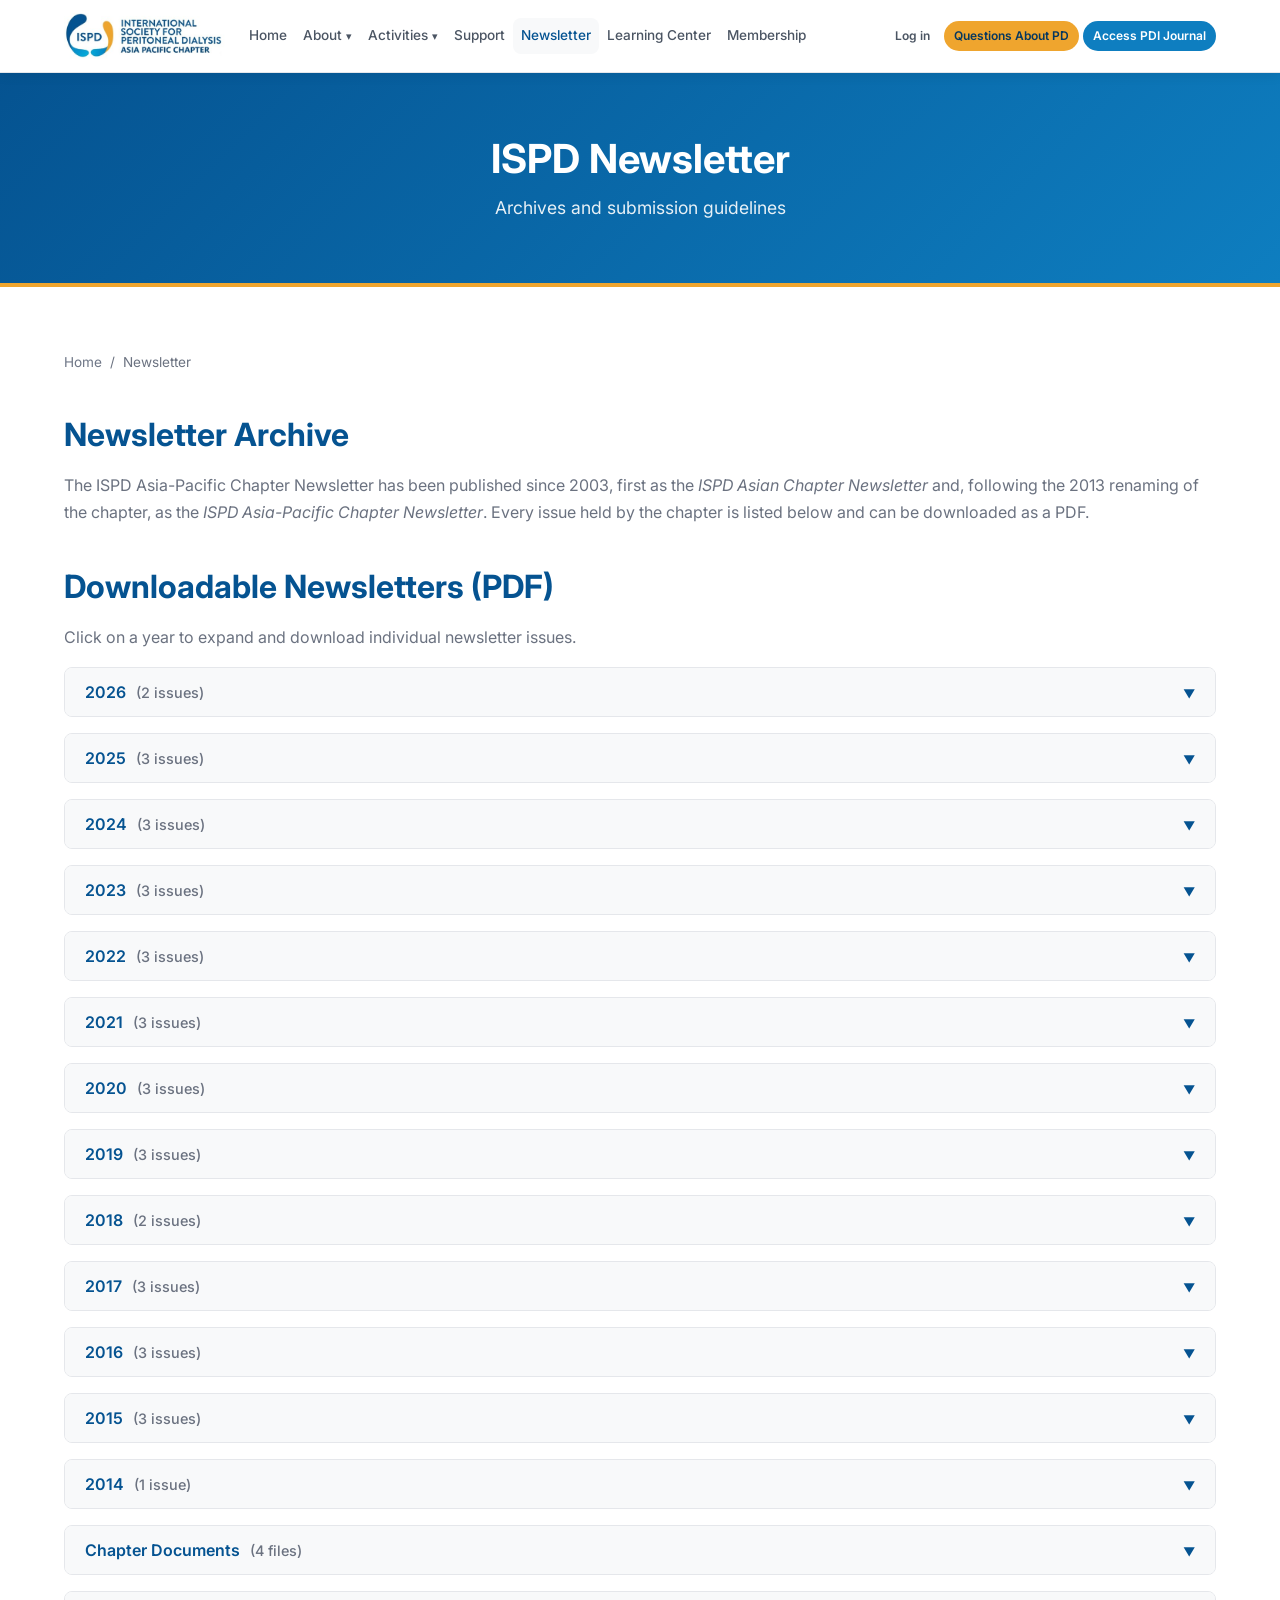
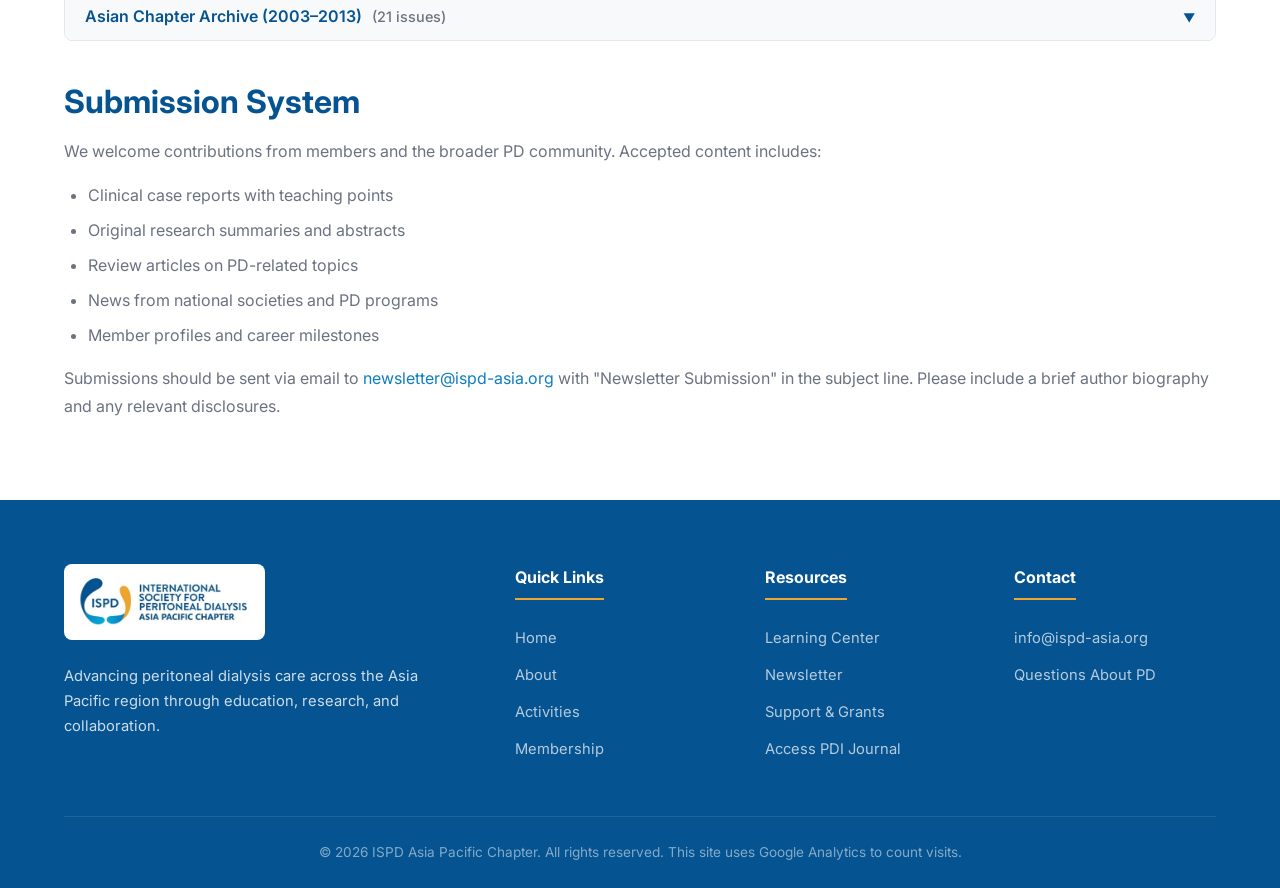
<file: newsletter.html>
<!DOCTYPE html>
<html lang="en">
<head>
  <meta charset="UTF-8">
  <meta name="viewport" content="width=device-width, initial-scale=1.0">
  <title>Newsletter — ISPD Asia Pacific Chapter</title>
  <meta name="description" content="The complete newsletter archive of the ISPD Asia-Pacific Chapter, from the 2003 Asian Chapter issues to the present, free to download as PDF.">
  <meta property="og:type" content="website">
  <meta property="og:site_name" content="ISPD Asia Pacific Chapter">
  <meta property="og:title" content="ISPD Asia Pacific Chapter Newsletter">
  <meta property="og:description" content="The complete newsletter archive of the ISPD Asia-Pacific Chapter, from the 2003 Asian Chapter issues to the present, free to download as PDF.">
  <!-- og:image needs an absolute URL once the site has a domain -->
  <meta property="og:image" content="images/history-kl2025-meeting.jpg">
  <link rel="icon" href="images/favicon.svg" type="image/svg+xml">
  <link rel="preconnect" href="https://fonts.googleapis.com">
  <link href="https://fonts.googleapis.com/css2?family=Inter:wght@400;500;600;700&display=swap" rel="stylesheet">
  <link rel="stylesheet" href="css/style.css">
  <!-- Google Analytics (GA4): counts site visits -->
  <script async src="https://www.googletagmanager.com/gtag/js?id=G-3YH8Q8H199"></script>
  <script>
    window.dataLayer = window.dataLayer || [];
    function gtag(){dataLayer.push(arguments);}
    gtag('js', new Date());
    gtag('config', 'G-3YH8Q8H199');
  </script>
</head>
<body>

  <header class="header">
    <div class="container">
      <div class="wrapper">
        <div class="left">
          <a href="index.html" class="logo">
            <img class="logo-img" src="images/logo-chapter.jpg" alt="ISPD Asia Pacific Chapter" width="418" height="135">
          </a>
          <nav>
            <ul class="nav-desktop">
              <li><a href="index.html">Home</a></li>
              <li class="has-dropdown">
                <a href="about.html">About</a>
                <div class="dropdown">
                  <a href="about.html#governance">Governance</a>
                  <a href="about.html#mission">Mission &amp; Goal</a>
                  <a href="about.html#direction">Direction</a>
                  <a href="about.html#uptake">PD Uptake</a>
                  <a href="about.html#history">History</a>
                </div>
              </li>
              <li class="has-dropdown">
                <a href="activities.html">Activities</a>
                <div class="dropdown">
                  <a href="activities.html#case-discussion">PD Case Discussion</a>
                  <a href="activities.html#upcoming">Upcoming ISPD</a>
                  <a href="activities.html#award">Life-time Achievement</a>
                  <a href="activities.html#societies">Associated Societies</a>
                </div>
              </li>
              <li><a href="support.html">Support</a></li>
              <li><a href="newsletter.html" class="active">Newsletter</a></li>
              <li><a href="education.html">Learning Center</a></li>
              <li><a href="membership.html">Membership</a></li>
            </ul>
          </nav>
          <button class="menu-toggle" type="button" aria-label="Open menu" aria-expanded="false" aria-controls="mobile-nav">
            <svg viewBox="0 0 18 15" fill="none" aria-hidden="true"><path d="M0 1.25C0 .56.56 0 1.25 0h15c.69 0 1.25.56 1.25 1.25S16.94 2.5 16.25 2.5h-15C.56 2.5 0 1.94 0 1.25ZM0 7.5c0-.69.56-1.25 1.25-1.25h15c.69 0 1.25.56 1.25 1.25s-.56 1.25-1.25 1.25h-15C.56 8.75 0 8.19 0 7.5Zm17.5 6.25c0 .69-.56 1.25-1.25 1.25h-15C.56 15 0 14.44 0 13.75s.56-1.25 1.25-1.25h15c.69 0 1.25.56 1.25 1.25Z" fill="currentColor"/></svg>
            Menu
          </button>
        </div>
        <div class="right">
          <a href="https://ispd.org/my-account/" class="btn btn-ghost btn-small" target="_blank" rel="noopener">Log in</a>
          <a href="https://ispd.org/dwqa-questions/" class="btn btn-primary btn-small" target="_blank" rel="noopener">Questions About PD</a>
          <a href="https://journals.sagepub.com/home/PTD" class="btn btn-secondary btn-small" target="_blank" rel="noopener">Access PDI Journal</a>
        </div>
      </div>
    </div>
  </header>

  <div class="mobile-nav" id="mobile-nav">
    <button class="mobile-nav-close" aria-label="Close menu">&times;</button>
    <a href="index.html">Home</a>
    <a href="about.html">About</a>
    <div class="dropdown-mobile">
      <a href="about.html#governance">&mdash; Governance</a>
      <a href="about.html#mission">&mdash; Mission &amp; Goal</a>
      <a href="about.html#direction">&mdash; Direction</a>
      <a href="about.html#uptake">&mdash; PD Uptake</a>
      <a href="about.html#history">&mdash; History</a>
    </div>
    <a href="activities.html">Activities</a>
    <div class="dropdown-mobile">
      <a href="activities.html#case-discussion">&mdash; PD Case Discussion</a>
      <a href="activities.html#upcoming">&mdash; Upcoming ISPD</a>
      <a href="activities.html#award">&mdash; Life-time Achievement</a>
      <a href="activities.html#societies">&mdash; Associated Societies</a>
    </div>
    <a href="support.html">Support</a>
    <a href="newsletter.html">Newsletter</a>
    <a href="education.html">Learning Center</a>
    <a href="membership.html">Membership</a>
    <div class="mobile-nav-actions">
      <a href="https://ispd.org/dwqa-questions/" class="btn btn-primary btn-small" target="_blank" rel="noopener">Questions About PD</a>
      <a href="https://journals.sagepub.com/home/PTD" class="btn btn-secondary btn-small" target="_blank" rel="noopener">Access PDI Journal</a>
      <a href="https://ispd.org/my-account/" class="btn btn-ghost btn-small" target="_blank" rel="noopener">Log in</a>
    </div>
  </div>

  <section class="page-header">
    <div class="container">
      <h1>ISPD Newsletter</h1>
      <p>Archives and submission guidelines</p>
    </div>
  </section>

  <section class="section">
    <div class="container">
      <div class="breadcrumb">
        <a href="index.html">Home</a> <span>/</span> <span>Newsletter</span>
      </div>

      <div class="content">
        <h2>Newsletter Archive</h2>
        <p>The ISPD Asia-Pacific Chapter Newsletter has been published since 2003, first as the <em>ISPD Asian Chapter Newsletter</em> and, following the 2013 renaming of the chapter, as the <em>ISPD Asia-Pacific Chapter Newsletter</em>. Every issue held by the chapter is listed below and can be downloaded as a PDF.</p>

        <h2 style="margin-top: 40px;">Downloadable Newsletters (PDF)</h2>
        <p>Click on a year to expand and download individual newsletter issues.</p>

        <div class="year-group">
          <button class="year-toggle" type="button" aria-expanded="false">2026 <span>(2 issues)</span></button>
          <div class="year-content">
            <ul>
              <li><a href="files/newsletter/ISPD%20Asia-Pacific%20Chapter%20Newsletter%20%E2%80%93%20August%202026.pdf" target="_blank" rel="noopener">August 2026</a></li>
              <li><a href="files/newsletter/ISPD%20Asia-Pacific%20Chapter%20Newsletter%20%E2%80%93%20April%202026.pdf" target="_blank" rel="noopener">April 2026</a></li>
            </ul>
          </div>
        </div>
        <div class="year-group">
          <button class="year-toggle" type="button" aria-expanded="false">2025 <span>(3 issues)</span></button>
          <div class="year-content">
            <ul>
              <li><a href="files/newsletter/ISPD%20Asia-Pacific%20Chapter%20Newsletter%20%E2%80%93%20August%202025.pdf" target="_blank" rel="noopener">August 2025</a></li>
              <li><a href="files/newsletter/ISPD%20Asia-Pacific%20Chapter%20Newsletter%20%E2%80%93%20December%202025.pdf" target="_blank" rel="noopener">December 2025</a></li>
              <li><a href="files/newsletter/ISPD%20Asia-Pacific%20Chapter%20Newsletter,%20April%202025.pdf" target="_blank" rel="noopener">April 2025</a></li>
            </ul>
          </div>
        </div>
        <div class="year-group">
          <button class="year-toggle" type="button" aria-expanded="false">2024 <span>(3 issues)</span></button>
          <div class="year-content">
            <ul>
              <li><a href="files/newsletter/ISPD%20Asia-Pacific%20Chapter%20Newsletter%20%E2%80%93%20April%202024.pdf" target="_blank" rel="noopener">April 2024</a></li>
              <li><a href="files/newsletter/ISPD%20Asia-Pacific%20Chapter%20Newsletter%20%E2%80%93%20August%202024.pdf" target="_blank" rel="noopener">August 2024</a></li>
              <li><a href="files/newsletter/ISPD%20Asia-Pacific%20Chapter%20Newsletter%20%E2%80%93%20December%202024.pdf" target="_blank" rel="noopener">December 2024</a></li>
            </ul>
          </div>
        </div>
        <div class="year-group">
          <button class="year-toggle" type="button" aria-expanded="false">2023 <span>(3 issues)</span></button>
          <div class="year-content">
            <ul>
              <li><a href="files/newsletter/ISPD%20Asia-Pacific%20Chapter%20Newsletter%20%E2%80%93%20April%202023.pdf" target="_blank" rel="noopener">April 2023</a></li>
              <li><a href="files/newsletter/ISPD%20Asia-Pacific%20Chapter%20Newsletter%20%E2%80%93%20August%202023.pdf" target="_blank" rel="noopener">August 2023</a></li>
              <li><a href="files/newsletter/ISPD%20Asia-Pacific%20Chapter%20Newsletter%20%E2%80%93%20December%202023.pdf" target="_blank" rel="noopener">December 2023</a></li>
            </ul>
          </div>
        </div>
        <div class="year-group">
          <button class="year-toggle" type="button" aria-expanded="false">2022 <span>(3 issues)</span></button>
          <div class="year-content">
            <ul>
              <li><a href="files/newsletter/ISPD%20Asia-Pacific%20Chapter%20Newsletter%20%E2%80%93%20April%202022.pdf" target="_blank" rel="noopener">April 2022</a></li>
              <li><a href="files/newsletter/ISPD%20Asia-Pacific%20Chapter%20Newsletter%20%E2%80%93%20August%202022.pdf" target="_blank" rel="noopener">August 2022</a></li>
              <li><a href="files/newsletter/ISPD%20Asia-Pacific%20Chapter%20Newsletter%20%E2%80%93%20December%202022.pdf" target="_blank" rel="noopener">December 2022</a></li>
            </ul>
          </div>
        </div>
        <div class="year-group">
          <button class="year-toggle" type="button" aria-expanded="false">2021 <span>(3 issues)</span></button>
          <div class="year-content">
            <ul>
              <li><a href="files/newsletter/ISPD%20Asia-Pacific%20Chapter%20Newsletter%20%E2%80%93%20April%202021.pdf" target="_blank" rel="noopener">April 2021</a></li>
              <li><a href="files/newsletter/ISPD%20Asia-Pacific%20Chapter%20Newsletter%20%E2%80%93%20August%202021.pdf" target="_blank" rel="noopener">August 2021</a></li>
              <li><a href="files/newsletter/ISPD%20Asia-Pacific%20Chapter%20Newsletter%20%E2%80%93%20December%202021.pdf" target="_blank" rel="noopener">December 2021</a></li>
            </ul>
          </div>
        </div>
        <div class="year-group">
          <button class="year-toggle" type="button" aria-expanded="false">2020 <span>(3 issues)</span></button>
          <div class="year-content">
            <ul>
              <li><a href="files/newsletter/ISPD%20Asia-Pacific%20Chapter%20Newsletter%20%E2%80%93%20April%202020.pdf" target="_blank" rel="noopener">April 2020</a></li>
              <li><a href="files/newsletter/ISPD%20Asia-Pacific%20Chapter%20Newsletter%20%E2%80%93%20August%202020.pdf" target="_blank" rel="noopener">August 2020</a></li>
              <li><a href="files/newsletter/ISPD%20Asia-Pacific%20Chapter%20Newsletter%20%E2%80%93%20December%202020.pdf" target="_blank" rel="noopener">December 2020</a></li>
            </ul>
          </div>
        </div>
        <div class="year-group">
          <button class="year-toggle" type="button" aria-expanded="false">2019 <span>(3 issues)</span></button>
          <div class="year-content">
            <ul>
              <li><a href="files/newsletter/ISPD%20Asia-Pacific%20%20Chapter%20Newsletter%20%E2%80%93%20April%202019.pdf" target="_blank" rel="noopener">April 2019</a></li>
              <li><a href="files/newsletter/ISPD%20Asia-Pacific%20%20Chapter%20Newsletter%20%E2%80%93%20August%202019.pdf" target="_blank" rel="noopener">August 2019</a></li>
              <li><a href="files/newsletter/ISPD%20Asia-Pacific%20Chapter%20Newsletter%20%E2%80%93%20December%202019.pdf" target="_blank" rel="noopener">December 2019</a></li>
            </ul>
          </div>
        </div>
        <div class="year-group">
          <button class="year-toggle" type="button" aria-expanded="false">2018 <span>(2 issues)</span></button>
          <div class="year-content">
            <ul>
              <li><a href="files/newsletter/ISPD%20Asia-Pacific%20Chapter%20Newsletter%20%E2%80%93%20April%202018.pdf" target="_blank" rel="noopener">April 2018</a></li>
              <li><a href="files/newsletter/ISPD%20Asia-Pacific%20Chapter%20Newsletter%20%E2%80%93%20August%202018.pdf" target="_blank" rel="noopener">August 2018</a></li>
            </ul>
          </div>
        </div>
        <div class="year-group">
          <button class="year-toggle" type="button" aria-expanded="false">2017 <span>(3 issues)</span></button>
          <div class="year-content">
            <ul>
              <li><a href="files/newsletter/ISPD%20Asia-Pacific%20Chapter%20Newsletter%20%E2%80%93%20April%202017.pdf" target="_blank" rel="noopener">April 2017</a></li>
              <li><a href="files/newsletter/ISPD%20Asia-Pacific%20Chapter%20Newsletter%20%E2%80%93%20August%202017.pdf" target="_blank" rel="noopener">August 2017</a></li>
              <li><a href="files/newsletter/ISPD%20Asia-Pacific%20Chapter%20Newsletter%20%E2%80%93%20December%202017.pdf" target="_blank" rel="noopener">December 2017</a></li>
            </ul>
          </div>
        </div>
        <div class="year-group">
          <button class="year-toggle" type="button" aria-expanded="false">2016 <span>(3 issues)</span></button>
          <div class="year-content">
            <ul>
              <li><a href="files/newsletter/ISPD%20Asia-Pacific%20Chapter%20Newsletter%20%E2%80%93%20April%202016.pdf" target="_blank" rel="noopener">April 2016</a></li>
              <li><a href="files/newsletter/ISPD%20Asia-Pacific%20Chapter%20Newsletter%20%E2%80%93%20August%202016.pdf" target="_blank" rel="noopener">August 2016</a></li>
              <li><a href="files/newsletter/ISPD%20Asia-Pacific%20Chapter%20Newsletter%20%E2%80%93%20December%202016.pdf" target="_blank" rel="noopener">December 2016</a></li>
            </ul>
          </div>
        </div>
        <div class="year-group">
          <button class="year-toggle" type="button" aria-expanded="false">2015 <span>(3 issues)</span></button>
          <div class="year-content">
            <ul>
              <li><a href="files/newsletter/ISPD%20Asia-Pacific%20Chapter%20Newsletter%20%E2%80%93%20April%202015.pdf" target="_blank" rel="noopener">April 2015</a></li>
              <li><a href="files/newsletter/ISPD%20Asia-Pacific%20Chapter%20Newsletter%20%E2%80%93%20August%202015.pdf" target="_blank" rel="noopener">August 2015</a></li>
              <li><a href="files/newsletter/ISPD%20Asia-Pacific%20Chapter%20Newsletter%20%E2%80%93%20December%202015.pdf" target="_blank" rel="noopener">December 2015</a></li>
            </ul>
          </div>
        </div>
        <div class="year-group">
          <button class="year-toggle" type="button" aria-expanded="false">2014 <span>(1 issue)</span></button>
          <div class="year-content">
            <ul>
              <li><a href="files/newsletter/ISPD%20Asia-Pacific%20Chapter%20Newsletter%20%E2%80%93%20August%202014.pdf" target="_blank" rel="noopener">August 2014</a></li>
            </ul>
          </div>
        </div>
        <div class="year-group">
          <button class="year-toggle" type="button" aria-expanded="false">Chapter Documents <span>(4 files)</span></button>
          <div class="year-content">
            <ul>
              <li><a href="files/newsletter/ISPD%20Asia-Pacific%20Chapter%20Core%20Members.pdf" target="_blank" rel="noopener">ISPD Asia-Pacific Chapter Core Members</a></li>
              <li><a href="files/newsletter/ISPD%20Asia-Pacific%20Chapter%20Scholarship.pdf" target="_blank" rel="noopener">ISPD Asia-Pacific Chapter Scholarship</a></li>
              <li><a href="files/newsletter/ISPD%20Asia-Pacific%20Chapter%20Scholarship%20Training%20Centres.pdf" target="_blank" rel="noopener">Scholarship Training Centres</a></li>
              <li><a href="files/newsletter/APC-ISPD-scholarship-application-final-2021.pdf" target="_blank" rel="noopener">APC-ISPD Scholarship Application Form</a></li>
            </ul>
          </div>
        </div>
        <div class="year-group">
          <button class="year-toggle" type="button" aria-expanded="false">Asian Chapter Archive (2003&ndash;2013) <span>(21 issues)</span></button>
          <div class="year-content">
            <ul>
              <li><a href="files/newsletter/ISPD%20Asia%20%E2%80%93%20Pacific%20Chapter%20Newsletter%20Vol%2011.%20Issue%201.pdf" target="_blank" rel="noopener">ISPD Asia – Pacific Chapter Newsletter Vol 11. Issue 1</a></li>
              <li><a href="files/newsletter/ISPD%20Asian%20Chapter%20Newsletter%20Volume%201,%20Issue%201.pdf" target="_blank" rel="noopener">ISPD Asian Chapter Newsletter Volume 1, Issue 1</a></li>
              <li><a href="files/newsletter/ISPD%20Asian%20Chapter%20Newsletter%20Volume%2010,%20Issue%201.pdf" target="_blank" rel="noopener">ISPD Asian Chapter Newsletter Volume 10, Issue 1</a></li>
              <li><a href="files/newsletter/ISPD%20Asian%20Chapter%20Newsletter%20Volume%2010,%20Issue%202.pdf" target="_blank" rel="noopener">ISPD Asian Chapter Newsletter Volume 10, Issue 2</a></li>
              <li><a href="files/newsletter/ISPD%20Asian%20Chapter%20Newsletter%20Volume%2010,%20Issue%203.pdf" target="_blank" rel="noopener">ISPD Asian Chapter Newsletter Volume 10, Issue 3</a></li>
              <li><a href="files/newsletter/ISPD%20Asian%20Chapter%20Newsletter%20Volume%202,%20Issue%201.pdf" target="_blank" rel="noopener">ISPD Asian Chapter Newsletter Volume 2, Issue 1</a></li>
              <li><a href="files/newsletter/ISPD%20Asian%20Chapter%20Newsletter%20Volume%202,%20Issue%202.pdf" target="_blank" rel="noopener">ISPD Asian Chapter Newsletter Volume 2, Issue 2</a></li>
              <li><a href="files/newsletter/ISPD%20Asian%20Chapter%20Newsletter%20Volume%203,%20Issue%201.pdf" target="_blank" rel="noopener">ISPD Asian Chapter Newsletter Volume 3, Issue 1</a></li>
              <li><a href="files/newsletter/ISPD%20Asian%20Chapter%20Newsletter%20Volume%203,%20Issue%202.pdf" target="_blank" rel="noopener">ISPD Asian Chapter Newsletter Volume 3, Issue 2</a></li>
              <li><a href="files/newsletter/ISPD%20Asian%20Chapter%20Newsletter%20Volume%204,%20Issue%201.pdf" target="_blank" rel="noopener">ISPD Asian Chapter Newsletter Volume 4, Issue 1</a></li>
              <li><a href="files/newsletter/ISPD%20Asian%20Chapter%20Newsletter%20Volume%206,%20Issue%202.pdf" target="_blank" rel="noopener">ISPD Asian Chapter Newsletter Volume 6, Issue 2</a></li>
              <li><a href="files/newsletter/ISPD%20Asian%20Chapter%20Newsletter%20Volume%206,%20Issue%203.pdf" target="_blank" rel="noopener">ISPD Asian Chapter Newsletter Volume 6, Issue 3</a></li>
              <li><a href="files/newsletter/ISPD%20Asian%20Chapter%20Newsletter%20Volume%207,%20Issue%201.pdf" target="_blank" rel="noopener">ISPD Asian Chapter Newsletter Volume 7, Issue 1</a></li>
              <li><a href="files/newsletter/ISPD%20Asian%20Chapter%20Newsletter%20Volume%207,%20Issue%202.pdf" target="_blank" rel="noopener">ISPD Asian Chapter Newsletter Volume 7, Issue 2</a></li>
              <li><a href="files/newsletter/ISPD%20Asian%20Chapter%20Newsletter%20Volume%207,%20Issue%203.pdf" target="_blank" rel="noopener">ISPD Asian Chapter Newsletter Volume 7, Issue 3</a></li>
              <li><a href="files/newsletter/ISPD%20Asian%20Chapter%20Newsletter%20Volume%208,%20Issue%201.pdf" target="_blank" rel="noopener">ISPD Asian Chapter Newsletter Volume 8, Issue 1</a></li>
              <li><a href="files/newsletter/ISPD%20Asian%20Chapter%20Newsletter%20Volume%208,%20Issue%202.pdf" target="_blank" rel="noopener">ISPD Asian Chapter Newsletter Volume 8, Issue 2</a></li>
              <li><a href="files/newsletter/ISPD%20Asian%20Chapter%20Newsletter%20Volume%208,%20Issue%203.pdf" target="_blank" rel="noopener">ISPD Asian Chapter Newsletter Volume 8, Issue 3</a></li>
              <li><a href="files/newsletter/ISPD%20Asian%20Chapter%20Newsletter%20Volume%209,%20Issue%201.pdf" target="_blank" rel="noopener">ISPD Asian Chapter Newsletter Volume 9, Issue 1</a></li>
              <li><a href="files/newsletter/ISPD%20Asian%20Chapter%20Newsletter%20Volume%209,%20Issue%202.pdf" target="_blank" rel="noopener">ISPD Asian Chapter Newsletter Volume 9, Issue 2</a></li>
              <li><a href="files/newsletter/ISPD%20Asian%20Chapter%20Newsletter%20Volume%209,%20Issue%203.pdf" target="_blank" rel="noopener">ISPD Asian Chapter Newsletter Volume 9, Issue 3</a></li>
            </ul>
          </div>
        </div>

        <h2 style="margin-top: 40px;">Submission System</h2>
        <p>We welcome contributions from members and the broader PD community. Accepted content includes:</p>
        <ul>
          <li>Clinical case reports with teaching points</li>
          <li>Original research summaries and abstracts</li>
          <li>Review articles on PD-related topics</li>
          <li>News from national societies and PD programs</li>
          <li>Member profiles and career milestones</li>
        </ul>
        <p>Submissions should be sent via email to <a href="mailto:newsletter@ispd-asia.org">newsletter@ispd-asia.org</a> with "Newsletter Submission" in the subject line. Please include a brief author biography and any relevant disclosures.</p>
      </div>
    </div>
  </section>

  <footer class="footer">
    <div class="container">
      <div class="footer-grid">
        <div>
          <div class="footer-logo">
            <img src="images/logo-chapter.jpg" alt="ISPD Asia Pacific Chapter" width="418" height="135" loading="lazy">
          </div>
          <p>Advancing peritoneal dialysis care across the Asia Pacific region through education, research, and collaboration.</p>
        </div>
        <div>
          <h4>Quick Links</h4>
          <a href="index.html">Home</a>
          <a href="about.html">About</a>
          <a href="activities.html">Activities</a>
          <a href="membership.html">Membership</a>
        </div>
        <div>
          <h4>Resources</h4>
          <a href="education.html">Learning Center</a>
          <a href="newsletter.html">Newsletter</a>
          <a href="support.html">Support &amp; Grants</a>
          <a href="https://journals.sagepub.com/home/PTD" target="_blank" rel="noopener">Access PDI Journal</a>
        </div>
        <div>
          <h4>Contact</h4>
          <a href="mailto:info@ispd-asia.org">info@ispd-asia.org</a>
          <a href="https://ispd.org/dwqa-questions/" target="_blank" rel="noopener">Questions About PD</a>
        </div>
      </div>
      <div class="footer-bottom">© 2026 ISPD Asia Pacific Chapter. All rights reserved. This site uses Google Analytics to count visits.</div>
    </div>
  </footer>

  <script src="js/main.js"></script>
</body>
</html>
</file>
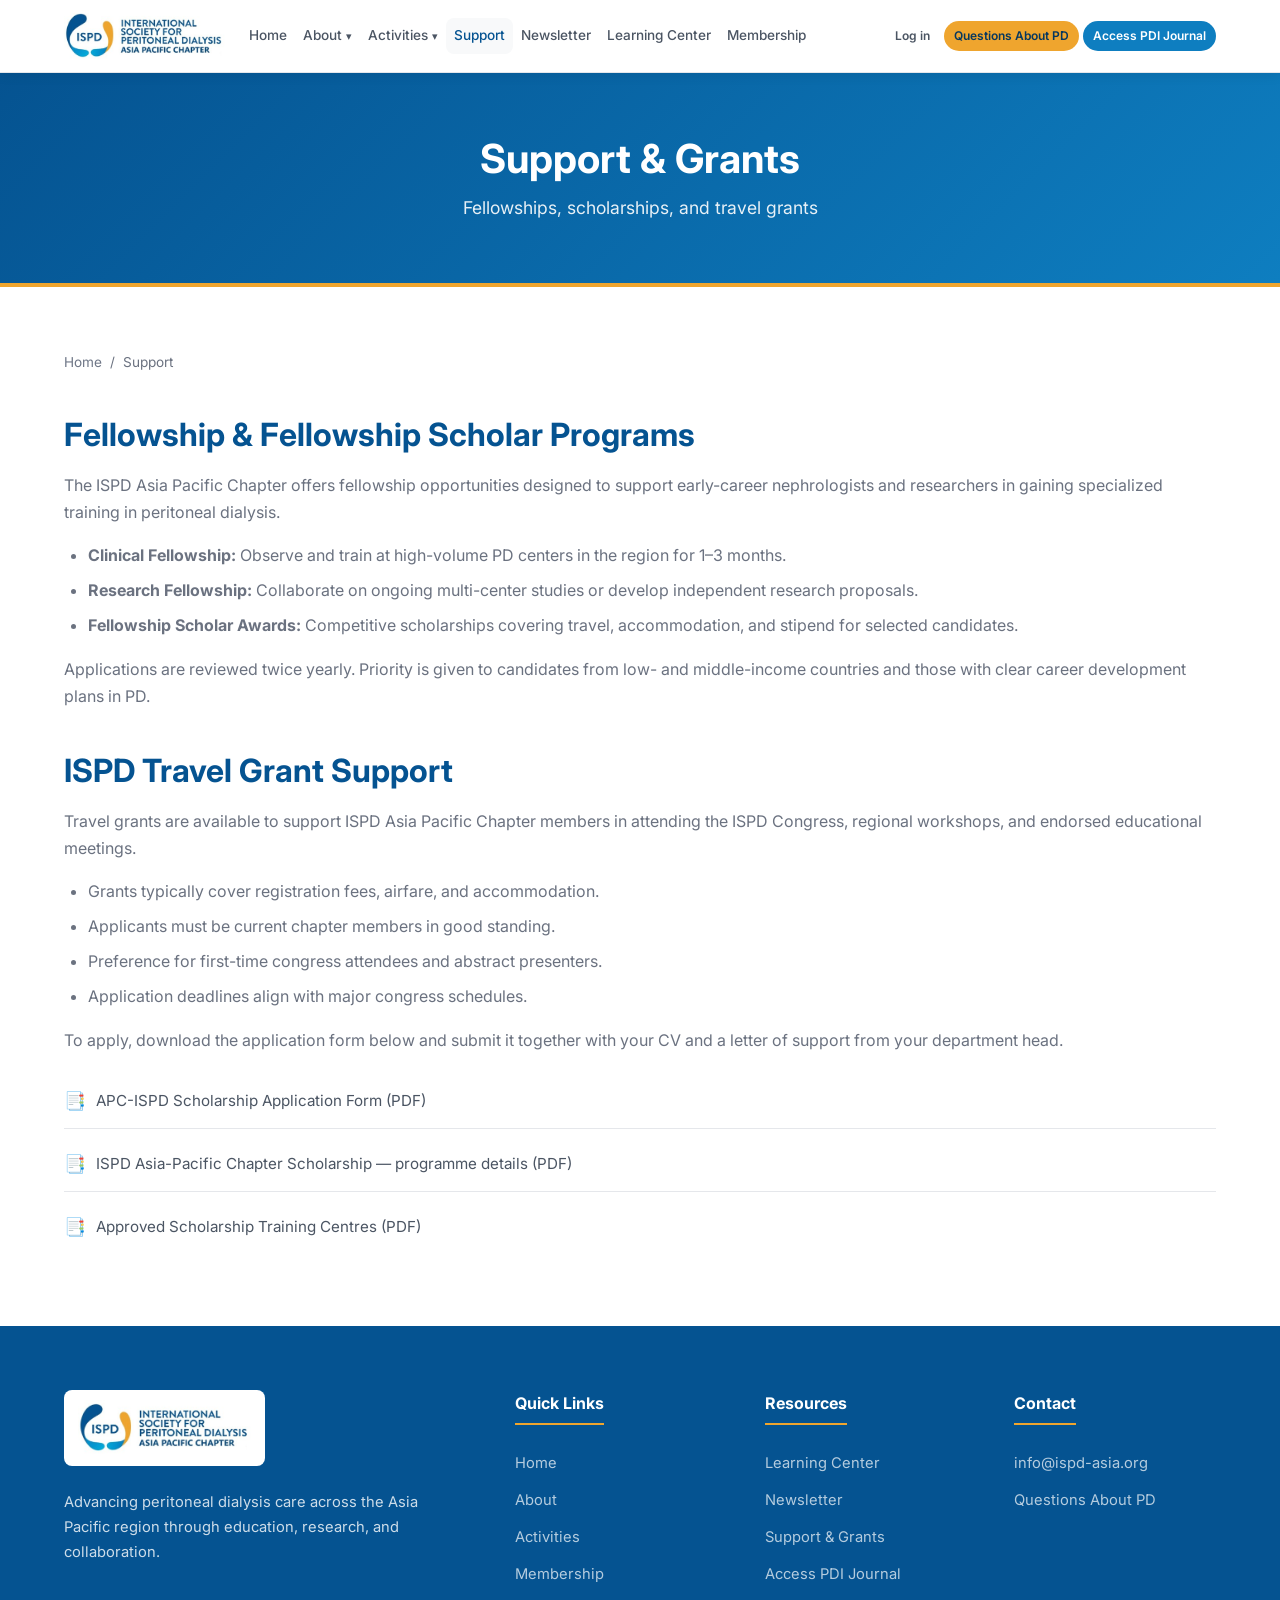
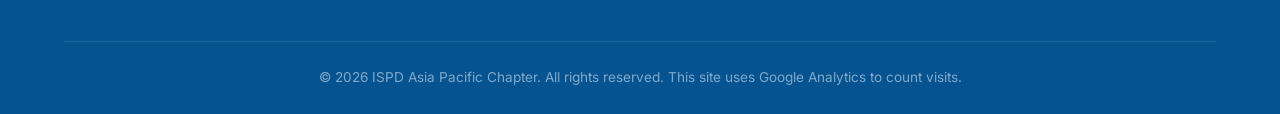
<file: support.html>
<!DOCTYPE html>
<html lang="en">
<head>
  <meta charset="UTF-8">
  <meta name="viewport" content="width=device-width, initial-scale=1.0">
  <title>Support — ISPD Asia Pacific Chapter</title>
  <meta name="description" content="Clinical and research fellowships, scholarships and congress travel grants from the ISPD Asia-Pacific Chapter, with downloadable application forms.">
  <meta property="og:type" content="website">
  <meta property="og:site_name" content="ISPD Asia Pacific Chapter">
  <meta property="og:title" content="Support & Grants">
  <meta property="og:description" content="Clinical and research fellowships, scholarships and congress travel grants from the ISPD Asia-Pacific Chapter, with downloadable application forms.">
  <!-- og:image needs an absolute URL once the site has a domain -->
  <meta property="og:image" content="images/history-kl2025-meeting.jpg">
  <link rel="icon" href="images/favicon.svg" type="image/svg+xml">
  <link rel="preconnect" href="https://fonts.googleapis.com">
  <link href="https://fonts.googleapis.com/css2?family=Inter:wght@400;500;600;700&display=swap" rel="stylesheet">
  <link rel="stylesheet" href="css/style.css">
  <!-- Google Analytics (GA4): counts site visits -->
  <script async src="https://www.googletagmanager.com/gtag/js?id=G-3YH8Q8H199"></script>
  <script>
    window.dataLayer = window.dataLayer || [];
    function gtag(){dataLayer.push(arguments);}
    gtag('js', new Date());
    gtag('config', 'G-3YH8Q8H199');
  </script>
</head>
<body>

  <header class="header">
    <div class="container">
      <div class="wrapper">
        <div class="left">
          <a href="index.html" class="logo">
            <img class="logo-img" src="images/logo-chapter.jpg" alt="ISPD Asia Pacific Chapter" width="418" height="135">
          </a>
          <nav>
            <ul class="nav-desktop">
              <li><a href="index.html">Home</a></li>
              <li class="has-dropdown">
                <a href="about.html">About</a>
                <div class="dropdown">
                  <a href="about.html#governance">Governance</a>
                  <a href="about.html#mission">Mission &amp; Goal</a>
                  <a href="about.html#direction">Direction</a>
                  <a href="about.html#uptake">PD Uptake</a>
                  <a href="about.html#history">History</a>
                </div>
              </li>
              <li class="has-dropdown">
                <a href="activities.html">Activities</a>
                <div class="dropdown">
                  <a href="activities.html#case-discussion">PD Case Discussion</a>
                  <a href="activities.html#upcoming">Upcoming ISPD</a>
                  <a href="activities.html#award">Life-time Achievement</a>
                  <a href="activities.html#societies">Associated Societies</a>
                </div>
              </li>
              <li><a href="support.html" class="active">Support</a></li>
              <li><a href="newsletter.html">Newsletter</a></li>
              <li><a href="education.html">Learning Center</a></li>
              <li><a href="membership.html">Membership</a></li>
            </ul>
          </nav>
          <button class="menu-toggle" type="button" aria-label="Open menu" aria-expanded="false" aria-controls="mobile-nav">
            <svg viewBox="0 0 18 15" fill="none" aria-hidden="true"><path d="M0 1.25C0 .56.56 0 1.25 0h15c.69 0 1.25.56 1.25 1.25S16.94 2.5 16.25 2.5h-15C.56 2.5 0 1.94 0 1.25ZM0 7.5c0-.69.56-1.25 1.25-1.25h15c.69 0 1.25.56 1.25 1.25s-.56 1.25-1.25 1.25h-15C.56 8.75 0 8.19 0 7.5Zm17.5 6.25c0 .69-.56 1.25-1.25 1.25h-15C.56 15 0 14.44 0 13.75s.56-1.25 1.25-1.25h15c.69 0 1.25.56 1.25 1.25Z" fill="currentColor"/></svg>
            Menu
          </button>
        </div>
        <div class="right">
          <a href="https://ispd.org/my-account/" class="btn btn-ghost btn-small" target="_blank" rel="noopener">Log in</a>
          <a href="https://ispd.org/dwqa-questions/" class="btn btn-primary btn-small" target="_blank" rel="noopener">Questions About PD</a>
          <a href="https://journals.sagepub.com/home/PTD" class="btn btn-secondary btn-small" target="_blank" rel="noopener">Access PDI Journal</a>
        </div>
      </div>
    </div>
  </header>

  <div class="mobile-nav" id="mobile-nav">
    <button class="mobile-nav-close" aria-label="Close menu">&times;</button>
    <a href="index.html">Home</a>
    <a href="about.html">About</a>
    <div class="dropdown-mobile">
      <a href="about.html#governance">&mdash; Governance</a>
      <a href="about.html#mission">&mdash; Mission &amp; Goal</a>
      <a href="about.html#direction">&mdash; Direction</a>
      <a href="about.html#uptake">&mdash; PD Uptake</a>
      <a href="about.html#history">&mdash; History</a>
    </div>
    <a href="activities.html">Activities</a>
    <div class="dropdown-mobile">
      <a href="activities.html#case-discussion">&mdash; PD Case Discussion</a>
      <a href="activities.html#upcoming">&mdash; Upcoming ISPD</a>
      <a href="activities.html#award">&mdash; Life-time Achievement</a>
      <a href="activities.html#societies">&mdash; Associated Societies</a>
    </div>
    <a href="support.html">Support</a>
    <a href="newsletter.html">Newsletter</a>
    <a href="education.html">Learning Center</a>
    <a href="membership.html">Membership</a>
    <div class="mobile-nav-actions">
      <a href="https://ispd.org/dwqa-questions/" class="btn btn-primary btn-small" target="_blank" rel="noopener">Questions About PD</a>
      <a href="https://journals.sagepub.com/home/PTD" class="btn btn-secondary btn-small" target="_blank" rel="noopener">Access PDI Journal</a>
      <a href="https://ispd.org/my-account/" class="btn btn-ghost btn-small" target="_blank" rel="noopener">Log in</a>
    </div>
  </div>

  <section class="page-header">
    <div class="container">
      <h1>Support &amp; Grants</h1>
      <p>Fellowships, scholarships, and travel grants</p>
    </div>
  </section>

  <section class="section">
    <div class="container">
      <div class="breadcrumb">
        <a href="index.html">Home</a> <span>/</span> <span>Support</span>
      </div>

      <div class="content">
        <h2>Fellowship &amp; Fellowship Scholar Programs</h2>
        <p>The ISPD Asia Pacific Chapter offers fellowship opportunities designed to support early-career nephrologists and researchers in gaining specialized training in peritoneal dialysis.</p>
        <ul>
          <li><strong>Clinical Fellowship:</strong> Observe and train at high-volume PD centers in the region for 1–3 months.</li>
          <li><strong>Research Fellowship:</strong> Collaborate on ongoing multi-center studies or develop independent research proposals.</li>
          <li><strong>Fellowship Scholar Awards:</strong> Competitive scholarships covering travel, accommodation, and stipend for selected candidates.</li>
        </ul>
        <p>Applications are reviewed twice yearly. Priority is given to candidates from low- and middle-income countries and those with clear career development plans in PD.</p>

        <h2>ISPD Travel Grant Support</h2>
        <p>Travel grants are available to support ISPD Asia Pacific Chapter members in attending the ISPD Congress, regional workshops, and endorsed educational meetings.</p>
        <ul>
          <li>Grants typically cover registration fees, airfare, and accommodation.</li>
          <li>Applicants must be current chapter members in good standing.</li>
          <li>Preference for first-time congress attendees and abstract presenters.</li>
          <li>Application deadlines align with major congress schedules.</li>
        </ul>
        <p>To apply, download the application form below and submit it together with your CV and a letter of support from your department head.</p>
        <div class="guide-list" style="margin-top: 20px;">
          <ul>
            <li><a href="files/newsletter/APC-ISPD-scholarship-application-final-2021.pdf" target="_blank" rel="noopener">APC-ISPD Scholarship Application Form (PDF)</a></li>
            <li><a href="files/newsletter/ISPD%20Asia-Pacific%20Chapter%20Scholarship.pdf" target="_blank" rel="noopener">ISPD Asia-Pacific Chapter Scholarship &mdash; programme details (PDF)</a></li>
            <li><a href="files/newsletter/ISPD%20Asia-Pacific%20Chapter%20Scholarship%20Training%20Centres.pdf" target="_blank" rel="noopener">Approved Scholarship Training Centres (PDF)</a></li>
          </ul>
        </div>
      </div>
    </div>
  </section>

  <footer class="footer">
    <div class="container">
      <div class="footer-grid">
        <div>
          <div class="footer-logo">
            <img src="images/logo-chapter.jpg" alt="ISPD Asia Pacific Chapter" width="418" height="135" loading="lazy">
          </div>
          <p>Advancing peritoneal dialysis care across the Asia Pacific region through education, research, and collaboration.</p>
        </div>
        <div>
          <h4>Quick Links</h4>
          <a href="index.html">Home</a>
          <a href="about.html">About</a>
          <a href="activities.html">Activities</a>
          <a href="membership.html">Membership</a>
        </div>
        <div>
          <h4>Resources</h4>
          <a href="education.html">Learning Center</a>
          <a href="newsletter.html">Newsletter</a>
          <a href="support.html">Support &amp; Grants</a>
          <a href="https://journals.sagepub.com/home/PTD" target="_blank" rel="noopener">Access PDI Journal</a>
        </div>
        <div>
          <h4>Contact</h4>
          <a href="mailto:info@ispd-asia.org">info@ispd-asia.org</a>
          <a href="https://ispd.org/dwqa-questions/" target="_blank" rel="noopener">Questions About PD</a>
        </div>
      </div>
      <div class="footer-bottom">© 2026 ISPD Asia Pacific Chapter. All rights reserved. This site uses Google Analytics to count visits.</div>
    </div>
  </footer>

  <script src="js/main.js"></script>
</body>
</html>
</file>
<file: css/style.css>
/* ========================================
   ISPD Asia Pacific Chapter - Static Site
   ======================================== */

/* --- CSS Variables --- */
:root {
  /* Palette sampled from ispd.org (its own CSS custom properties) */
  --primary: #055391;        /* ISPD navy   - headings, header, hero  */
  --primary-light: #0E7EC0;  /* ISPD blue   - gradients, hover        */
  --secondary: #0E7EC0;      /* ISPD blue   - secondary buttons, links*/
  --accent: #EFA52E;         /* ISPD gold   - primary call to action   */
  --accent-dark: #D68C1B;
  --on-accent: #06375F;      /* navy text on gold: 5.4:1, readable    */
  --text: #4B5563;
  --text-light: #6B7280;
  --text-muted: #6E7686;   /* 4.6:1 on white - the ISPD grey is too pale to read */
  --bg: #ffffff;
  --bg-light: #F8F9FA;
  --bg-dark: #055391;
  --border: #E5E7EB;
  --shadow: 0 2px 12px rgba(0, 0, 0, 0.08);
  --shadow-hover: 0 8px 24px rgba(0, 0, 0, 0.12);
  --radius: 8px;
  --radius-lg: 12px;
  --radius-pill: 999px;
  --container: 1200px;
  --font: 'Inter', -apple-system, BlinkMacSystemFont, 'Segoe UI', Roboto, sans-serif;
  --transition: all 0.3s ease;
}

/* --- Reset & Base --- */
*, *::before, *::after { box-sizing: border-box; margin: 0; padding: 0; }
html { scroll-behavior: smooth; }
body {
  font-family: var(--font);
  font-size: 16px;
  line-height: 1.7;
  color: var(--text);
  background: var(--bg);
}
img { max-width: 100%; height: auto; display: block; }
a { color: var(--secondary); text-decoration: none; transition: var(--transition); }
a:hover { color: var(--primary); }
ul { list-style: none; }
h1, h2, h3, h4 { font-weight: 700; line-height: 1.3; color: var(--primary); }
h1 { font-size: 2.5rem; }
h2 { font-size: 2rem; }
h3 { font-size: 1.4rem; }
h4 { font-size: 1.1rem; }
p { margin-bottom: 1rem; }

/* --- Layout --- */
.container { max-width: var(--container); margin: 0 auto; padding: 0 24px; }
.section { padding: 64px 0; }
.section-light { background: var(--bg-light); }
.section-title {
  text-align: center;
  margin-bottom: 48px;
}
.section-title h2::after {
  content: '';
  display: block;
  width: 56px;
  height: 4px;
  margin: 16px auto 0;
  background: var(--accent);
  border-radius: 2px;
}
.section-title h2 { margin-bottom: 12px; }
.section-title p {
  color: var(--text-light);
  font-size: 1.1rem;
  max-width: 600px;
  margin: 0 auto;
}

/* --- Header --- */
.header {
  background: var(--bg);
  border-bottom: 1px solid var(--border);
  position: sticky;
  top: 0;
  z-index: 1000;
  box-shadow: var(--shadow);
}
.header .wrapper {
  display: flex;
  align-items: center;
  justify-content: space-between;
  height: 72px;
  gap: 16px;
}
.header .left {
  display: flex;
  align-items: center;
  gap: 16px;
  flex-shrink: 0;
  min-width: 0;
}
.logo {
  display: flex;
  align-items: center;
  gap: 10px;
  font-weight: 700;
  font-size: 1rem;
  color: var(--primary);
  white-space: nowrap;
  flex-shrink: 0;
}
.logo-icon {
  width: 40px;
  height: 40px;
  background: var(--primary);
  border-radius: var(--radius);
  display: flex;
  align-items: center;
  justify-content: center;
  color: #fff;
  font-size: 1.1rem;
  font-weight: 800;
  flex-shrink: 0;
}
.logo-text small {
  display: block;
  font-size: 0.7rem;
  font-weight: 500;
  color: var(--text-muted);
  letter-spacing: 0.3px;
  line-height: 1.3;
}

/* --- Navigation --- */
.nav-desktop { display: flex; align-items: center; gap: 2px; }
.nav-desktop > li { position: relative; }
.nav-desktop > li > a {
  display: block;
  padding: 8px 12px;
  color: var(--text);
  font-weight: 500;
  font-size: 0.9rem;
  border-radius: var(--radius);
  white-space: nowrap;
}
.nav-desktop > li > a:hover,
.nav-desktop > li > a.active {
  background: var(--bg-light);
  color: var(--primary);
}
.nav-desktop > li.has-dropdown > a::after {
  content: '▾';
  margin-left: 4px;
  font-size: 0.7rem;
}
.dropdown {
  position: absolute;
  top: 100%;
  left: 0;
  background: var(--bg);
  border: 1px solid var(--border);
  border-radius: var(--radius);
  box-shadow: var(--shadow-hover);
  min-width: 220px;
  padding: 8px 0;
  opacity: 0;
  visibility: hidden;
  transform: translateY(8px);
  transition: var(--transition);
}
.nav-desktop > li:hover .dropdown {
  opacity: 1;
  visibility: visible;
  transform: translateY(0);
}
.dropdown a {
  display: block;
  padding: 10px 20px;
  color: var(--text);
  font-size: 0.92rem;
}
.dropdown a:hover {
  background: var(--bg-light);
  color: var(--primary);
}

/* --- Header Right --- */
.header .right {
  display: flex;
  align-items: center;
  gap: 8px;
  flex-shrink: 0;
}
.header .right .btn-small {
  padding: 6px 12px;
  font-size: 0.8rem;
}

/* --- Buttons --- */
.btn {
  display: inline-flex;
  align-items: center;
  justify-content: center;
  gap: 6px;
  padding: 10px 22px;
  font-size: 0.92rem;
  font-weight: 600;
  border-radius: var(--radius-pill);
  border: none;
  cursor: pointer;
  transition: var(--transition);
  text-decoration: none;
}
/* ISPD swaps gold and blue between a button and its hover state */
.btn-primary {
  background: var(--accent);
  color: var(--on-accent);
}
.btn-primary:hover {
  background: var(--secondary);
  color: #fff;
  transform: translateY(-1px);
  box-shadow: var(--shadow-hover);
}
.btn-secondary {
  background: var(--secondary);
  color: #fff;
}
.btn-secondary:hover {
  background: var(--accent);
  color: var(--on-accent);
  transform: translateY(-1px);
}
.btn-outline {
  background: transparent;
  color: var(--primary);
  border: 2px solid var(--primary);
}
.btn-outline:hover {
  background: var(--primary);
  color: #fff;
}
.btn-ghost {
  background: transparent;
  color: var(--text);
  padding: 10px 14px;
}
.btn-ghost:hover { color: var(--primary); }
.btn-small { padding: 7px 16px; font-size: 0.85rem; }
.btn-large { padding: 14px 32px; font-size: 1rem; }

/* --- Mobile Menu --- */
.menu-toggle {
  display: none;
  align-items: center;
  gap: 8px;
  cursor: pointer;
  font-weight: 600;
  font-size: 0.95rem;
  color: var(--text);
  padding: 8px 12px;
  border-radius: var(--radius);
}
.menu-toggle:hover { background: var(--bg-light); }
.menu-toggle svg { width: 20px; height: 20px; }

/* --- Hero --- */
.hero {
  background: linear-gradient(135deg, var(--primary) 0%, var(--primary-light) 100%);
  color: #fff;
  padding: 100px 0 80px;
  position: relative;
  overflow: hidden;
}
.hero::before {
  content: '';
  position: absolute;
  top: -50%;
  right: -20%;
  width: 600px;
  height: 600px;
  background: rgba(255,255,255,0.03);
  border-radius: 50%;
}
.hero .container { position: relative; z-index: 1; }
.hero-content { max-width: 700px; }
.hero h1 {
  font-size: 3rem;
  color: #fff;
  margin-bottom: 16px;
  line-height: 1.2;
}
.hero p {
  font-size: 1.2rem;
  opacity: 0.9;
  margin-bottom: 32px;
}
.hero-btns {
  display: flex;
  gap: 16px;
  flex-wrap: wrap;
}
.hero .btn-primary {
  background: var(--accent);
  color: var(--on-accent);
}
.hero .btn-primary:hover {
  background: #fff;
  color: var(--primary);
  transform: translateY(-2px);
}
.hero .btn-outline {
  border-color: rgba(255,255,255,0.5);
  color: #fff;
}
.hero .btn-outline:hover {
  background: rgba(255,255,255,0.1);
  border-color: #fff;
  color: #fff;
}

/* --- Cards --- */
.card-grid {
  display: grid;
  grid-template-columns: repeat(auto-fit, minmax(280px, 1fr));
  gap: 24px;
}
/* Use for rows of four cards so the last one does not sit alone on its own line. */
.card-grid-4 { grid-template-columns: repeat(auto-fit, minmax(230px, 1fr)); }
.card {
  background: var(--bg);
  border: 1px solid var(--border);
  border-radius: var(--radius-lg);
  padding: 32px;
  transition: var(--transition);
}
.card:hover {
  box-shadow: var(--shadow-hover);
  transform: translateY(-4px);
  border-color: var(--accent);
}
.card-icon {
  width: 76px;
  height: 76px;
  display: flex;
  align-items: center;
  justify-content: center;
  font-size: 2.6rem;   /* the cards that still use an emoji */
  line-height: 1;
  margin-bottom: 20px;
  color: var(--primary);
}
/* illustrated icons: transparent PNGs, so no tinted box behind them */
img.card-icon { object-fit: contain; }
/* the chapter globes keep the stacked layout, so they get a little more room;
   at 76px the gold region is hard to make out */
.card-grid-4 .card-icon { width: 88px; height: 88px; }
.card h3 { margin-bottom: 12px; }

/* Icon and heading share the first row, so the pair reads as one unit and the
   grid gets noticeably shorter. Scoped away from .card-grid-4: those cards are
   only ~230px wide and a heading beside the icon wraps to two lines there. */
.card-grid:not(.card-grid-4) .card {
  display: grid;
  grid-template-columns: 64px 1fr;
  column-gap: 16px;
  align-items: center;
  align-content: start;
}
.card-grid:not(.card-grid-4) .card > * { grid-column: 1 / -1; }
.card-grid:not(.card-grid-4) .card .card-icon {
  grid-column: 1;
  grid-row: 1;
  width: 64px;
  height: 64px;
  margin-bottom: 0;
  font-size: 2.1rem;
}
.card-grid:not(.card-grid-4) .card h3 {
  grid-column: 2;
  grid-row: 1;
  margin-bottom: 0;
}
.card-grid:not(.card-grid-4) .card p { margin-top: 18px; }
.card-grid:not(.card-grid-4) .card .card-link { justify-self: start; }
.card p { color: var(--text-light); margin-bottom: 20px; }
.card-link {
  display: inline-flex;
  align-items: center;
  gap: 6px;
  font-weight: 600;
  font-size: 0.9rem;
}
.card-link::after {
  content: '→';
  transition: var(--transition);
}
.card:hover .card-link::after { transform: translateX(4px); }

/* --- Feature List --- */
.feature-list li {
  display: flex;
  align-items: flex-start;
  gap: 16px;
  padding: 20px 0;
  border-bottom: 1px solid var(--border);
}
.feature-list li:last-child { border-bottom: none; }
.feature-list .icon {
  width: 48px;
  height: 48px;
  background: var(--bg-light);
  border-radius: var(--radius);
  display: flex;
  align-items: center;
  justify-content: center;
  font-size: 1.3rem;
  flex-shrink: 0;
  color: var(--primary);
}
.feature-list img.icon {
  width: 64px;
  height: 64px;
  background: none;
  border-radius: 0;
  box-shadow: none;          /* .two-col img would otherwise frame them */
  object-fit: contain;
  display: block;
}
.feature-list h4 { margin-bottom: 4px; }
.feature-list p { margin: 0; color: var(--text-light); font-size: 0.95rem; }

/* --- Two Columns --- */
.two-col {
  display: grid;
  grid-template-columns: 1fr 1fr;
  gap: 64px;
  align-items: center;
}
.two-col.reverse { direction: rtl; }
.two-col.reverse > * { direction: ltr; }
.two-col img {
  border-radius: var(--radius-lg);
  box-shadow: var(--shadow);
}

/* --- Page Header --- */
.page-header {
  background: linear-gradient(135deg, var(--primary) 0%, var(--primary-light) 100%);
  border-bottom: 4px solid var(--accent);
  color: #fff;
  padding: 60px 0;
  text-align: center;
}
.page-header h1 { color: #fff; margin-bottom: 8px; }
.page-header p { opacity: 0.9; font-size: 1.1rem; margin: 0; }

/* --- Breadcrumb --- */
.breadcrumb {
  display: flex;
  align-items: center;
  gap: 8px;
  font-size: 0.85rem;
  color: var(--text-muted);
  margin-bottom: 24px;
}
.breadcrumb a { color: var(--text-muted); }
.breadcrumb a:hover { color: var(--primary); }
.breadcrumb span { color: var(--text-light); }

/* --- Content Styles --- */
.content h2 { margin: 40px 0 16px; }
.content h3 { margin: 28px 0 12px; }
.content ul { list-style: disc; padding-left: 24px; margin-bottom: 16px; }
.content ul li { margin-bottom: 8px; color: var(--text-light); }
.content p { color: var(--text-light); }

/* --- Form --- */
.form-group { margin-bottom: 20px; }
.form-group label {
  display: block;
  font-weight: 600;
  font-size: 0.9rem;
  margin-bottom: 6px;
  color: var(--text);
}
.form-group input,
.form-group textarea,
.form-group select {
  width: 100%;
  padding: 12px 16px;
  border: 1px solid var(--border);
  border-radius: var(--radius);
  font-family: var(--font);
  font-size: 0.95rem;
  color: var(--text);
  background: var(--bg);
  transition: var(--transition);
}
.form-group input:focus,
.form-group textarea:focus,
.form-group select:focus {
  outline: none;
  border-color: var(--secondary);
  box-shadow: 0 0 0 3px rgba(74, 159, 212, 0.15);
}
.form-row {
  display: grid;
  grid-template-columns: 1fr 1fr;
  gap: 16px;
}

/* --- Footer --- */
.footer {
  background: var(--primary);
  color: rgba(255,255,255,0.8);
  padding: 64px 0 24px;
}
.footer-grid {
  display: grid;
  grid-template-columns: 2fr 1fr 1fr 1fr;
  gap: 48px;
  margin-bottom: 48px;
}
.footer h4 {
  color: #fff;
  font-size: 1rem;
  margin-bottom: 20px;
  padding-bottom: 10px;
  border-bottom: 2px solid var(--accent);
  display: inline-block;
}
.footer p { font-size: 0.92rem; line-height: 1.7; }
.footer a {
  display: block;
  color: rgba(255,255,255,0.7);
  padding: 6px 0;
  font-size: 0.92rem;
}
.footer a:hover { color: var(--accent); }
.footer-bottom {
  border-top: 1px solid rgba(255,255,255,0.1);
  padding-top: 24px;
  text-align: center;
  font-size: 0.85rem;
  color: rgba(255,255,255,0.5);
}

/* --- Responsive --- */
/* The header holds logo + 7 nav items + 3 buttons; it needs about 1460px at full size.
   Shrink it in stages so nothing ever pushes the page wider than the viewport. */
@media (max-width: 1500px) {
  .header .wrapper { gap: 10px; }
  .logo-text small { display: none; }
  .nav-desktop { gap: 0; }
  .nav-desktop > li > a { padding: 6px 8px; font-size: 0.85rem; }
  .header .right { gap: 4px; }
  .header .right .btn-small { padding: 5px 10px; font-size: 0.75rem; }
}

@media (max-width: 1180px) {
  .header .right .btn-secondary { display: none; }
}

@media (max-width: 1060px) {
  .header .right .btn-primary { display: none; }
}

@media (max-width: 992px) {
  .two-col { grid-template-columns: 1fr; gap: 40px; }
  .footer-grid { grid-template-columns: 1fr 1fr; }
  .hero h1 { font-size: 2.4rem; }
}

/* Below this the desktop nav no longer fits: switch to the hamburger menu.
   All header buttons move into the mobile menu. */
@media (max-width: 960px) {
  .menu-toggle { display: flex; }
  .nav-desktop { display: none; }
  .header .right .btn { display: none; }
  .logo-text small { display: block; }
}

@media (max-width: 768px) {
  .hero { padding: 60px 0 50px; }
  .hero h1 { font-size: 1.9rem; }
  .hero p { font-size: 1rem; }
  .section { padding: 48px 0; }
  h2 { font-size: 1.6rem; }
  .footer-grid { grid-template-columns: 1fr; gap: 32px; }
  .form-row { grid-template-columns: 1fr; }
  .page-header { padding: 40px 0; }
  .page-header h1 { font-size: 1.8rem; }
}

@media (max-width: 420px) {
  .container { padding: 0 16px; }
  .logo-text small { display: none; }
  .logo { font-size: 0.95rem; }
}

/* --- History Gallery --- */
.history-gallery {
  display: grid;
  grid-template-columns: repeat(auto-fit, minmax(280px, 1fr));
  gap: 24px;
  margin-top: 40px;
}
.history-gallery figure {
  margin: 0;
}
.history-gallery img {
  border-radius: var(--radius-lg);
  width: 100%;
  box-shadow: var(--shadow);
  transition: var(--transition);
}
.history-gallery img:hover {
  box-shadow: var(--shadow-hover);
  transform: translateY(-2px);
}
.history-gallery figcaption {
  margin-top: 10px;
  font-size: 0.9rem;
  color: var(--text-light);
  text-align: center;
  line-height: 1.5;
}

/* --- Figure (general) --- */
figure { margin: 0; }
figcaption {
  margin-top: 10px;
  font-size: 0.9rem;
  color: var(--text-light);
  text-align: center;
  line-height: 1.5;
}

/* --- Mobile Nav Overlay --- */
.mobile-nav {
  position: fixed;
  top: 0; left: 0;
  width: 100%; height: 100%;
  background: var(--bg);
  z-index: 2000;
  padding: 80px 24px 24px;
  transform: translateX(-100%);
  transition: transform 0.3s ease;
  overflow-y: auto;
}
.mobile-nav.open { transform: translateX(0); }
.mobile-nav-close {
  position: absolute;
  top: 20px; right: 20px;
  width: 40px; height: 40px;
  background: var(--bg-light);
  border: none;
  border-radius: var(--radius);
  font-size: 1.4rem;
  cursor: pointer;
  display: flex;
  align-items: center;
  justify-content: center;
}
.mobile-nav a {
  display: block;
  padding: 14px 0;
  font-size: 1.1rem;
  font-weight: 600;
  color: var(--text);
  border-bottom: 1px solid var(--border);
}
.mobile-nav a:hover { color: var(--primary); }
.mobile-nav .dropdown-mobile {
  padding-left: 16px;
  margin-bottom: 8px;
}
.mobile-nav .dropdown-mobile a {
  font-size: 0.95rem;
  font-weight: 400;
  padding: 10px 0;
}


/* --- Tabs (Learning Center) --- */
.tab-nav {
  display: flex;
  gap: 8px;
  border-bottom: 2px solid var(--border);
  margin-bottom: 32px;
  flex-wrap: wrap;
}
.tab-nav button {
  background: none;
  border: none;
  padding: 12px 20px;
  font-family: var(--font);
  font-size: 0.95rem;
  font-weight: 600;
  color: var(--text-muted);
  cursor: pointer;
  border-bottom: 3px solid transparent;
  margin-bottom: -2px;
  transition: var(--transition);
}
.tab-nav button:hover { color: var(--primary); }
.tab-nav button.active { color: var(--primary); border-bottom-color: var(--accent); }
.tab-panel { display: none; }
.tab-panel.active { display: block; }

/* --- Document lists --- */
.guide-list ul { list-style: none; padding: 0; margin: 0; }
.guide-list li { border-bottom: 1px solid var(--border); }
.guide-list li:last-child { border-bottom: none; }
.guide-list a {
  display: flex;
  align-items: center;
  gap: 10px;
  padding: 12px 0;
  color: var(--text);
  font-size: 0.95rem;
  transition: var(--transition);
}
.guide-list a:hover { color: var(--primary); padding-left: 6px; }
.guide-list a::before { content: '\1F4D1'; font-size: 1.1rem; flex-shrink: 0; }

/* --- Video cards --- */
.video-grid {
  display: grid;
  grid-template-columns: repeat(auto-fit, minmax(320px, 1fr));
  gap: 24px;
}
.video-card {
  background: var(--bg);
  border: 1px solid var(--border);
  border-radius: var(--radius-lg);
  overflow: hidden;
  transition: var(--transition);
}
.video-card:hover { box-shadow: var(--shadow-hover); }
/* Click-to-play poster. A raw YouTube iframe cannot start from a file:// page
   (its origin is "null" and the player answers with error 153), and it shows an
   error box with no internet — so the player is only inserted on click. */
.video-thumb {
  position: relative;
  padding-bottom: 56.25%;
  background: linear-gradient(135deg, var(--primary) 0%, var(--primary-light) 100%);
  overflow: hidden;
}
.video-thumb iframe, .video-thumb .video-poster {
  position: absolute;
  top: 0; left: 0;
  width: 100%; height: 100%;
  border: none;
}
.video-thumb .video-poster {
  object-fit: cover;
  transition: var(--transition);
}
.video-thumb.no-poster .video-poster { display: none; }
.video-play {
  position: absolute;
  top: 0; left: 0;
  width: 100%; height: 100%;
  display: flex;
  align-items: center;
  justify-content: center;
  background: rgba(5, 83, 145, 0.28);
  border: none;
  cursor: pointer;
  transition: var(--transition);
}
.video-play::after {
  content: '';
  width: 62px;
  height: 62px;
  border-radius: 50%;
  background: var(--accent) url("data:image/svg+xml,%3Csvg xmlns='http://www.w3.org/2000/svg' viewBox='0 0 24 24'%3E%3Cpath d='M9 6.5v11l9-5.5z' fill='%2306375F'/%3E%3C/svg%3E") center/58% no-repeat;
  box-shadow: 0 4px 16px rgba(0,0,0,0.28);
  transition: var(--transition);
}
.video-play:hover { background: rgba(5, 83, 145, 0.12); }
.video-play:hover::after { transform: scale(1.1); }
.video-thumb.no-poster .video-play { background: none; }
.video-info { padding: 20px; }
.video-info h3 { margin-bottom: 8px; font-size: 1.1rem; }
.video-info p { color: var(--text-light); font-size: 0.9rem; margin: 0; }
.video-info .btn { margin-top: 12px; }

.tag {
  display: inline-block;
  background: var(--bg-light);
  color: var(--primary);
  font-size: 0.75rem;
  font-weight: 600;
  padding: 3px 10px;
  border-radius: 999px;
  margin-right: 6px;
}

/* --- Year accordion (newsletter archive) --- */
.year-group {
  margin-bottom: 16px;
  border: 1px solid var(--border);
  border-radius: var(--radius);
  overflow: hidden;
}
.year-toggle {
  width: 100%;
  background: var(--bg-light);
  border: none;
  padding: 14px 20px;
  font-family: var(--font);
  font-size: 1rem;
  font-weight: 600;
  color: var(--primary);
  cursor: pointer;
  display: flex;
  align-items: baseline;
  gap: 10px;
  text-align: left;
  transition: var(--transition);
}
.year-toggle span { font-weight: 500; color: var(--text-light); font-size: 0.9rem; }
.year-toggle:hover { background: #e8ecf1; }
.year-toggle::after {
  content: '\25BC';
  margin-left: auto;
  font-size: 0.75rem;
  transition: transform 0.2s;
}
.year-toggle[aria-expanded="true"]::after { transform: rotate(180deg); }
.year-content { display: none; padding: 8px 20px 16px; }
.year-content.open { display: block; }
.year-content ul { list-style: none; padding: 0; margin: 0; }
.year-content li { border-bottom: 1px solid var(--border); }
.year-content li:last-child { border-bottom: none; }
.year-content a {
  display: flex;
  align-items: center;
  gap: 10px;
  padding: 10px 0;
  color: var(--text);
  font-size: 0.92rem;
  transition: var(--transition);
}
.year-content a:hover { color: var(--primary); padding-left: 6px; }
.year-content a::before { content: '\1F4C4'; font-size: 1.1rem; flex-shrink: 0; }

/* --- Visible keyboard focus --- */
a:focus-visible,
button:focus-visible,
input:focus-visible,
select:focus-visible,
textarea:focus-visible {
  outline: 3px solid var(--secondary);
  outline-offset: 2px;
}

/* --- Menu toggle button reset --- */
.menu-toggle {
  background: none;
  border: none;
  font-family: var(--font);
  color: var(--text);
}

/* --- Header actions repeated inside the mobile menu --- */
.mobile-nav-actions {
  display: flex;
  flex-direction: column;
  gap: 10px;
  margin-top: 24px;
  padding-top: 24px;
  border-top: 1px solid var(--border);
}
.mobile-nav .mobile-nav-actions a {
  border-bottom: none;
  padding: 10px 16px;
  text-align: center;
  font-size: 0.95rem;
}
@media (min-width: 961px) {
  .mobile-nav-actions { display: none; }
}

/* --- Regional Reach card (home page) --- */
.region-card {
  margin: 0;
  /* same flat tone as the map artwork, so the image edge is invisible */
  background: #f5f7fb;
  border-radius: var(--radius-lg);
  padding: 20px 32px 32px;
  text-align: center;
}
.region-card img {
  width: 100%;
  max-width: 460px;
  height: auto;
  margin: 0 auto;
  /* the artwork already carries the card's own background, so no frame */
  border-radius: 0;
  box-shadow: none;
}
.region-card figcaption {
  margin-top: 4px;
  font-size: 1rem;
  color: inherit;
}
.region-card figcaption h3 { margin-bottom: 8px; }
.region-card figcaption p { color: var(--text-light); margin: 0; }

@media (max-width: 520px) {
  .region-card { padding: 12px 16px 24px; }
}

/* --- Regional Reach: glowing capital-city markers --- */
.region-map { position: relative; max-width: 460px; margin: 0 auto; }
.region-map img { width: 100%; max-width: none; }
.region-cities {
  position: absolute;
  inset: 0;
  width: 100%;
  height: 100%;
  pointer-events: none;
  overflow: visible;
}
/* soft halo, then a bright bead on top of it */
.rl-aura {
  fill: url(#rlAura);
  transform-box: fill-box;
  transform-origin: center;
  animation: rl-breathe 3.6s ease-in-out infinite;
  animation-delay: var(--delay);
}
.rl-dot {
  fill: #fff;
  stroke: #0E7EC0;
  stroke-width: 2.5;
}
@keyframes rl-breathe {
  0%, 100% { transform: scale(0.82); opacity: 0.7; }
  50%      { transform: scale(1.12); opacity: 1; }
}

@media (prefers-reduced-motion: reduce) {
  .rl-aura { animation: none; opacity: 0.9; }
}

/* --- Chart figure (About: PD uptake) --- */
.chart-figure {
  margin: 32px 0 8px;
  padding: 24px;
  background: var(--bg-light);
  border-radius: var(--radius-lg);
}
.chart-figure .chart-head h3 { font-size: 1.1rem; margin-bottom: 4px; }
.chart-figure .chart-head p { color: var(--text-light); font-size: 0.92rem; margin: 0; }
.chart-legend {
  display: flex;
  flex-wrap: wrap;
  gap: 8px 20px;
  margin: 16px 0 4px;
  padding: 0;
  list-style: none;
  font-size: 0.88rem;
  color: var(--text-light);
}
.chart-legend li { display: flex; align-items: center; gap: 8px; margin: 0; padding: 0; }
.chart-legend .key { width: 14px; height: 14px; border-radius: 3px; flex-shrink: 0; }
.chart-legend .key-hi { background: #C98410; }
.chart-legend .key-lo { background: #4E86BE; }
.map-wrap { margin: 16px 0 4px; }
.map-wrap img {
  display: block;
  width: 100%;
  height: auto;
  max-width: 900px;
  margin: 0 auto;
}
.map-legend { margin-top: 4px; }
.chart-legend .b0 { background: #E4E7EA; }
.chart-legend .b1 { background: #CBDDEF; }
.chart-legend .b2 { background: #94BCDF; }
.chart-legend .b3 { background: #4E86BE; }
.chart-legend .b4 { background: #0B4F87; }
.chart-legend .key-ap {
  background: transparent;
  border: 2px solid #C98410;
  border-radius: 3px;
}
.chart-source {
  margin: 10px 0 0;
  font-size: 0.8rem;
  line-height: 1.6;
  color: var(--text-light);
}
.chart-table { margin-top: 14px; font-size: 0.88rem; }
.chart-table summary {
  cursor: pointer;
  color: var(--secondary);
  font-weight: 600;
  padding: 4px 0;
}
.chart-table table { width: 100%; border-collapse: collapse; margin-top: 12px; }
.chart-table th,
.chart-table td {
  padding: 7px 10px;
  text-align: right;
  border-bottom: 1px solid var(--border);
}
.chart-table th:first-child,
.chart-table td:first-child { text-align: left; }
.chart-table thead th { font-size: 0.82rem; color: var(--primary); }
.chart-table td { color: var(--text); font-variant-numeric: tabular-nums; }
.chart-table tr.is-ap td { font-weight: 600; }
.chart-table tr.is-ap td:first-child::before {
  content: '';
  display: inline-block;
  width: 9px;
  height: 9px;
  margin-right: 8px;
  border-radius: 2px;
  background: #C98410;
}
.chart-table tr.is-total td { border-bottom: none; color: var(--text-light); }

/* --- What's New (home page) --- */
.wn-grid {
  display: grid;
  grid-template-columns: repeat(3, 1fr);
  gap: 32px;
}
.wn-item {
  border-left: 3px solid var(--accent);
  padding: 2px 0 2px 20px;
}
.wn-item h3 {
  font-size: 1.05rem;
  margin: 10px 0 8px;
}
.wn-item p {
  color: var(--text-light);
  font-size: 0.95rem;
  margin-bottom: 14px;
}
@media (max-width: 900px) {
  .wn-grid { grid-template-columns: 1fr; gap: 28px; }
}

/* --- pointer line under the Learning Center tabs --- */
.tab-note {
  margin: -8px 0 28px;
  padding: 12px 16px;
  background: var(--bg-light);
  border-left: 3px solid var(--accent);
  border-radius: var(--radius);
  color: var(--text-light);
  font-size: 0.95rem;
}

/* Membership: consent checkbox + Google Form embed */
.form-consent label { display: flex; gap: 10px; align-items: flex-start; font-weight: 400; }
.form-consent input { width: auto; padding: 0; margin-top: 4px; flex: none; }
iframe.gform { display: block; width: 100%; height: 1650px; border: 0; }
.gform-link { font-size: 0.9rem; color: var(--text-muted); }
@media (max-width: 600px) { iframe.gform { height: 1900px; } }

/* Chapter logo (images/logo-chapter.jpg, white background) */
.logo-img { display: block; height: 56px; width: auto; }
.footer-logo { display: inline-block; background: #fff; border-radius: var(--radius); padding: 10px 14px; margin-bottom: 16px; }
.footer-logo img { display: block; height: 56px; width: auto; }
@media (max-width: 1500px) { .logo-img { height: 52px; } }
@media (max-width: 420px) { .logo-img { height: 46px; } }

/* Activities: PD case discussion session list */
.case-next { background: var(--bg-light); border-left: 3px solid var(--accent); padding: 10px 14px; border-radius: var(--radius); }
.case-list, .content ul.case-list { list-style: none; padding: 0; margin: 0 0 24px; display: grid; grid-template-columns: repeat(2, minmax(0, 1fr)); gap: 16px; }
.case-item { border: 1px solid var(--border); border-left: 3px solid var(--primary-light); border-radius: var(--radius); padding: 14px 16px; background: var(--bg); }
.case-meta { display: flex; align-items: center; gap: 8px; font-size: 0.85rem; color: var(--text-muted); margin-bottom: 6px; }
.case-item h4 { font-size: 1rem; margin: 0 0 6px; }
.case-item p { font-size: 0.88rem; color: var(--text-light); margin: 0; }
@media (max-width: 768px) { .case-list, .content ul.case-list { grid-template-columns: 1fr; } }
.case-meta time { white-space: nowrap; }
.case-list > li { list-style: none; margin: 0; }
.case-list > li::before { content: none; display: none; }

/* Learning Center: ISPD education links + further reading */
.edu-sub { margin-top: 48px; }
.edu-grid { margin-top: 24px; row-gap: 36px; }
.ref-note { display: block; font-size: 0.85rem; color: var(--text-muted); }
.guide-list .ref-note { padding: 0 0 12px 30px; margin-top: -6px; }
.guide-sub { margin-top: 40px; padding-bottom: 6px; border-bottom: 2px solid var(--accent); display: inline-block; }
.guide-list .ref-note a { display: inline; padding: 0; font-size: inherit; color: var(--secondary); }
.guide-list .ref-note a::before { content: none; }
.guide-list .ref-note a:hover { padding-left: 0; text-decoration: underline; }
</file>
